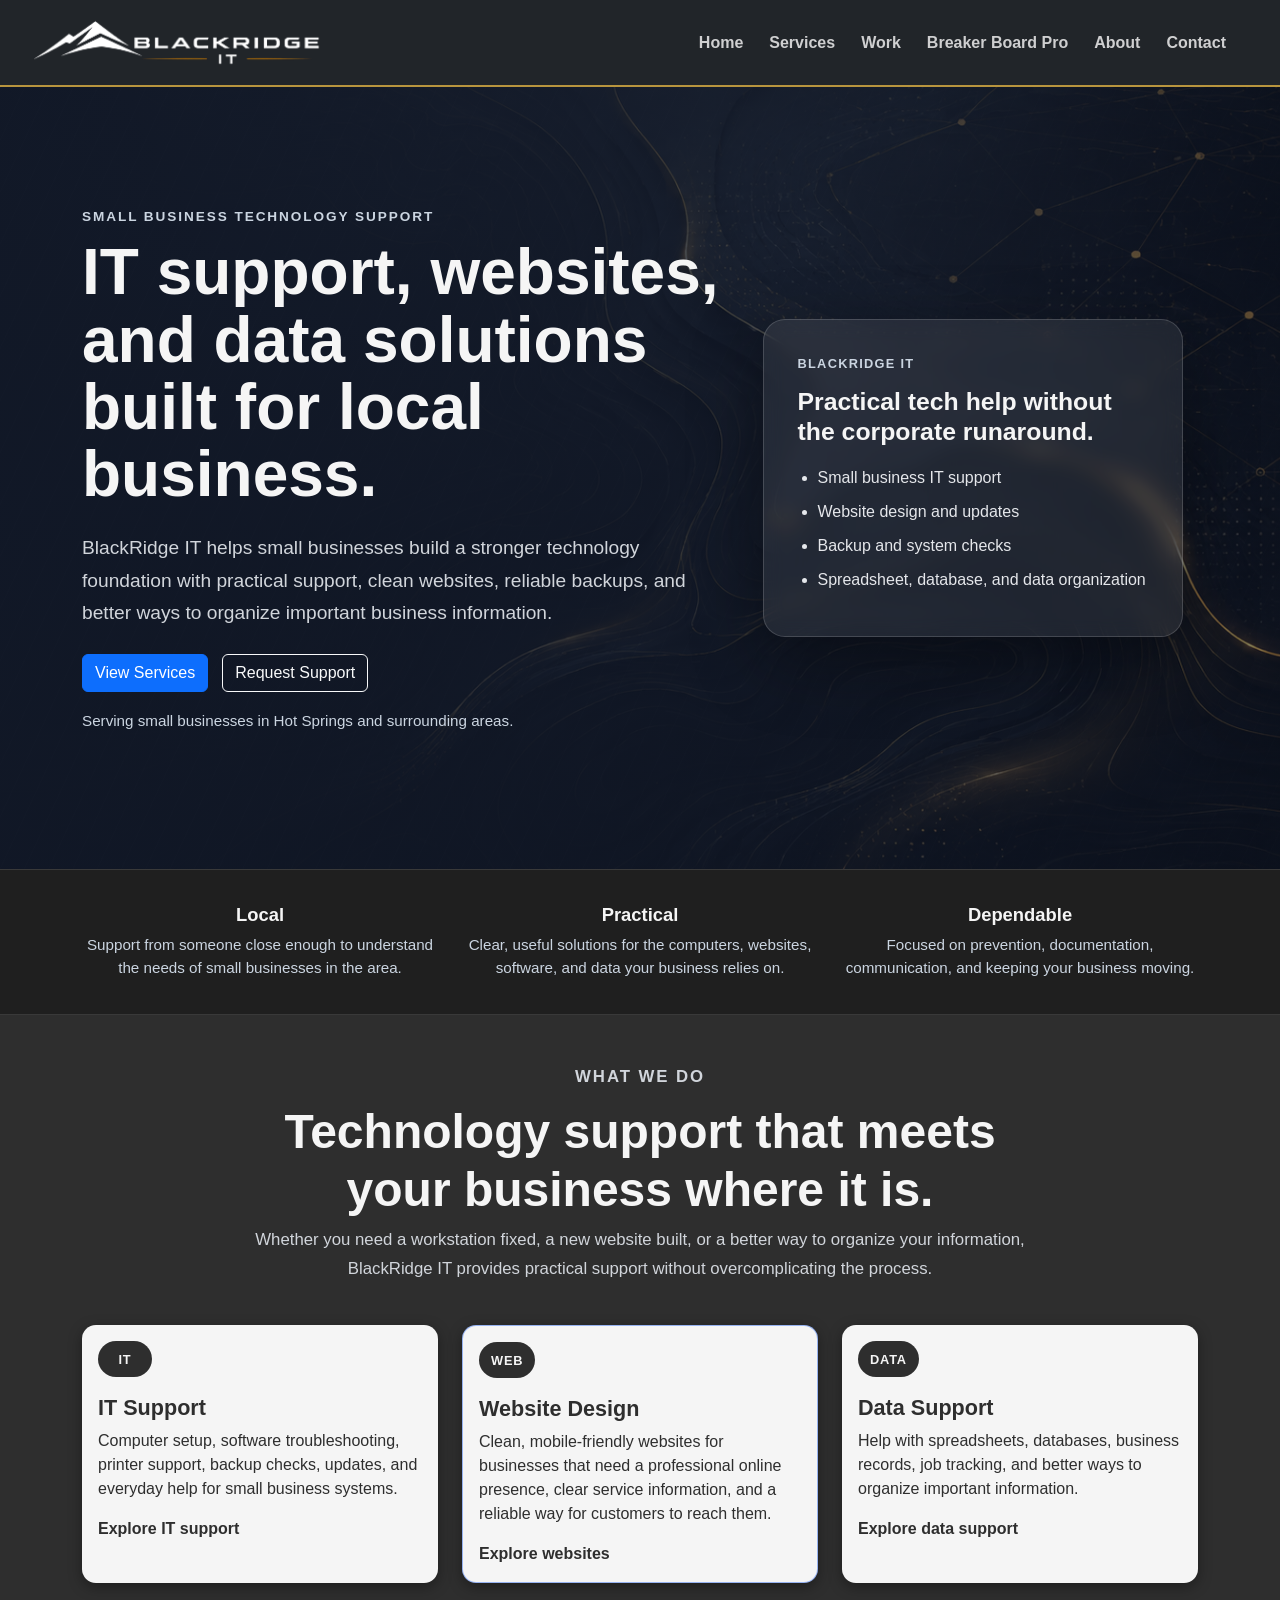
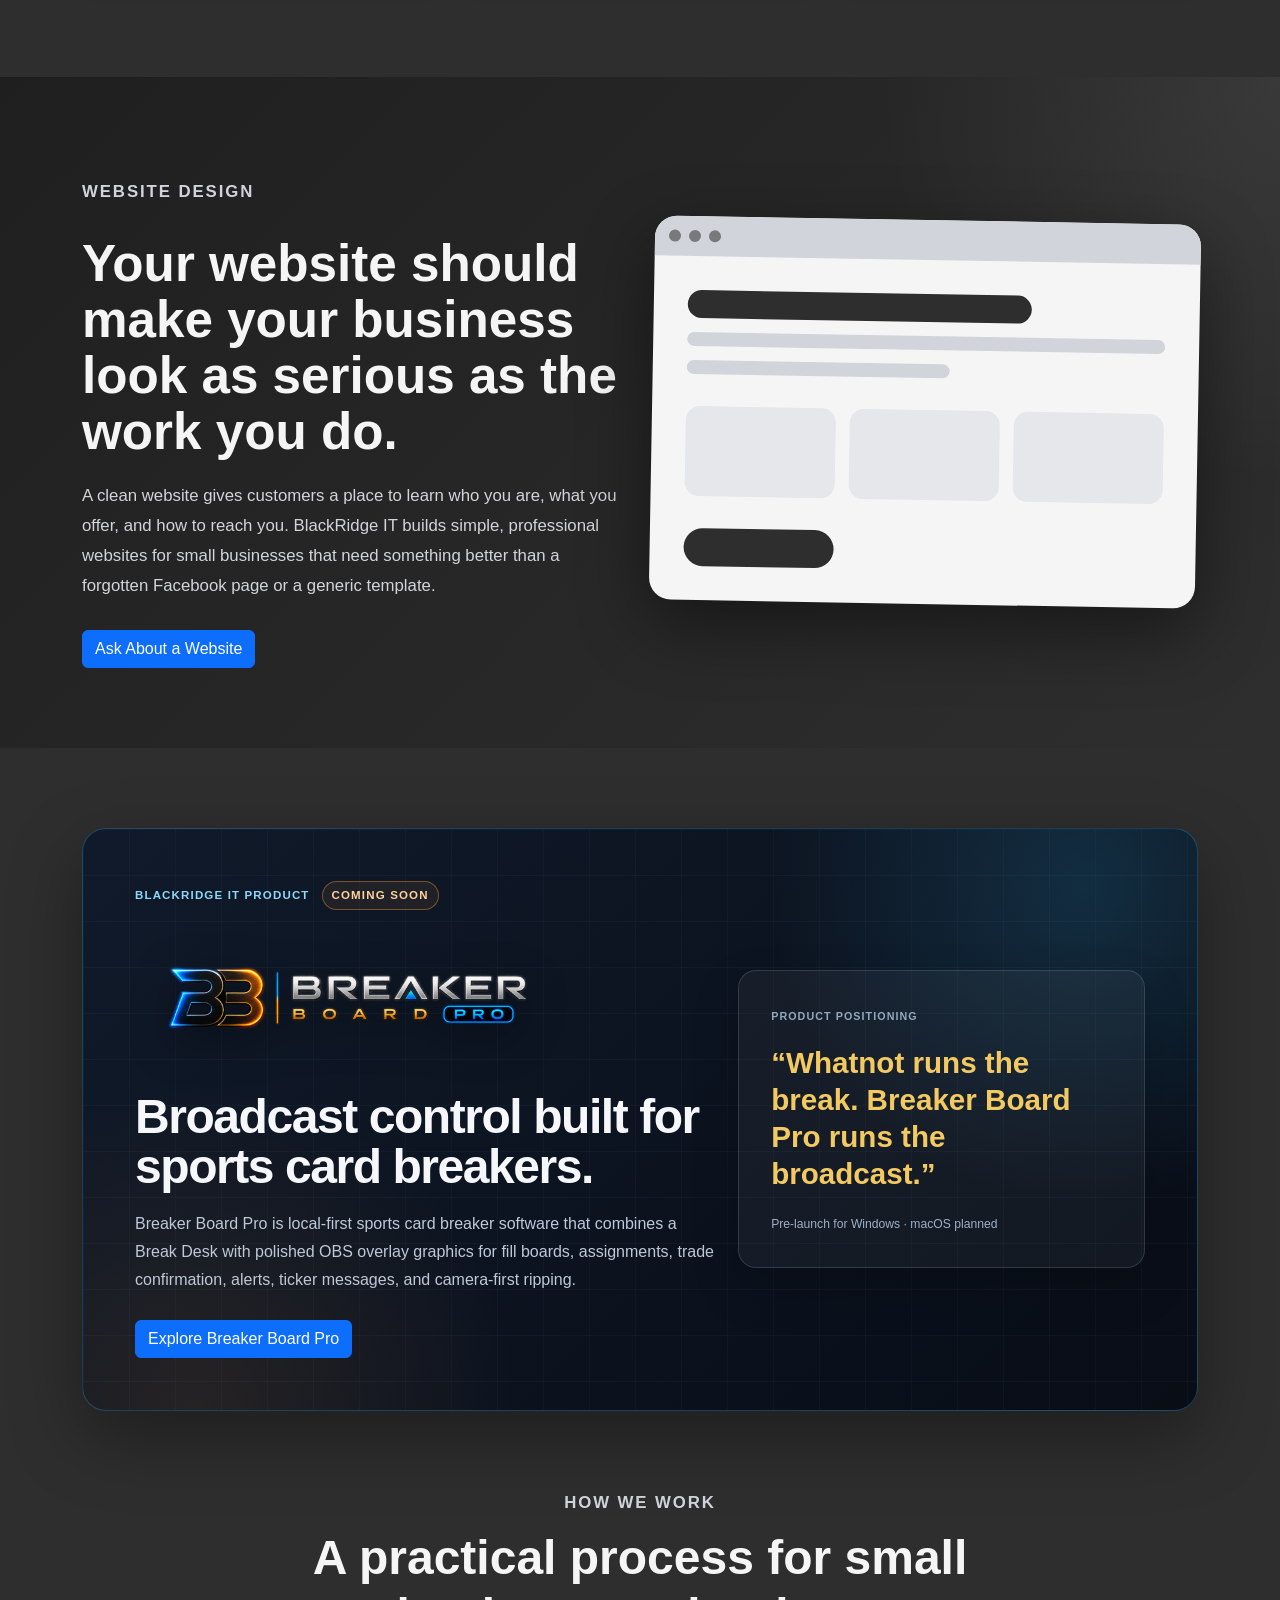
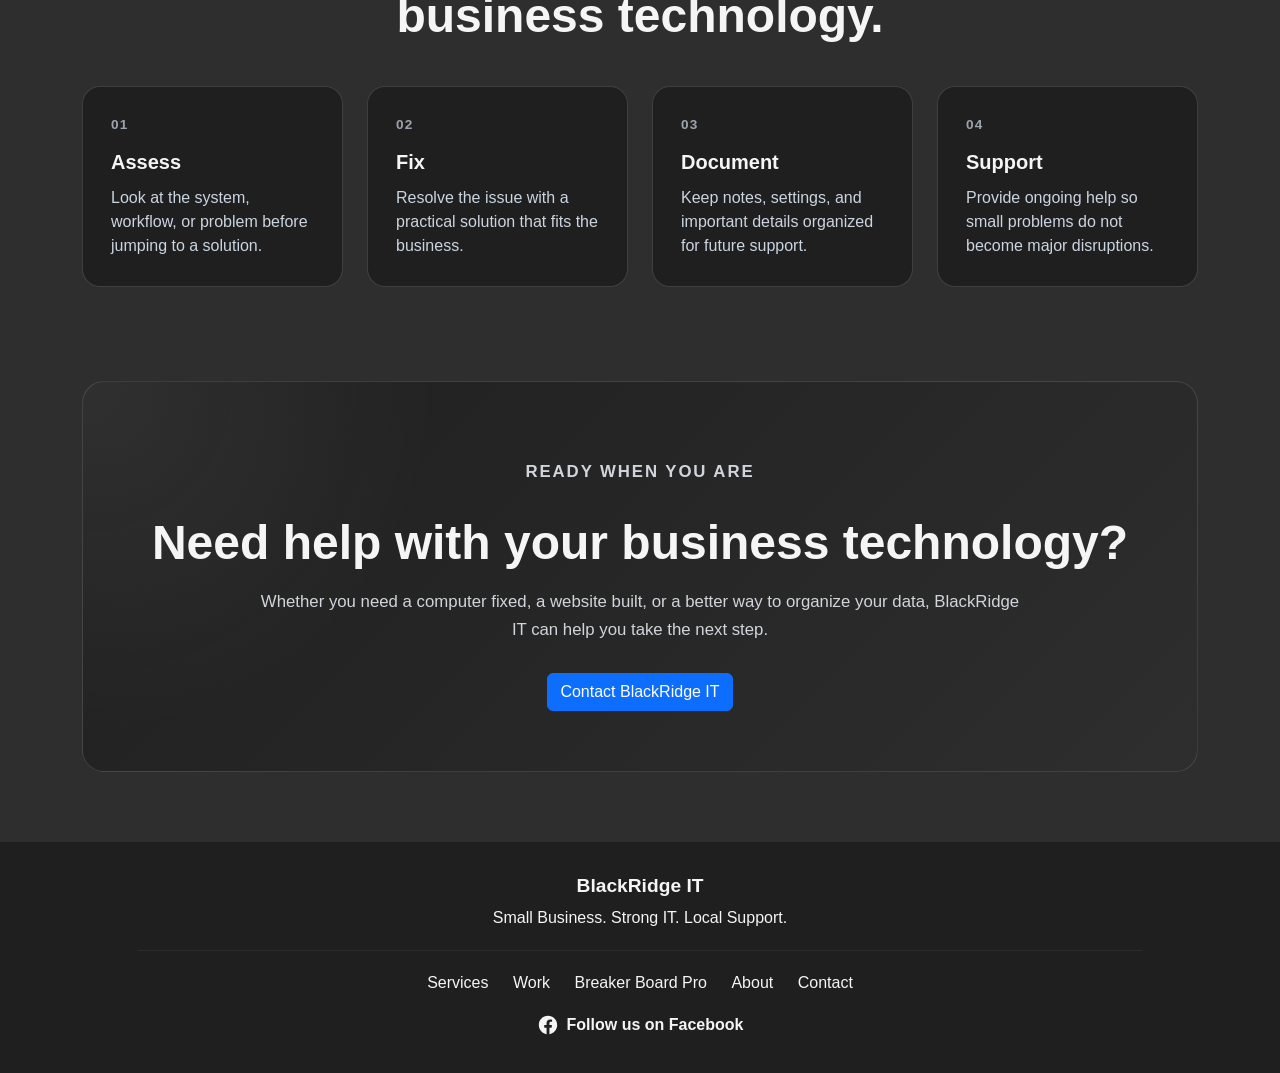
<file: index.html>
<!DOCTYPE html>

<html lang="en">
    <head>
        <meta charset="utf-8">
        <meta name="viewport" content="width=device-width, initial-scale=1">
        <meta name="description" content="BlackRidge IT provides small business IT support, website design, backup checks, software troubleshooting, and data organization for businesses in Hot Springs and surrounding areas.">
        
        <title>BlackRidge IT | Small Business IT Support, Websites & Data Help</title>

        <meta property="og:site_name" content="BlackRidge IT">
        <meta property="og:title" content="BlackRidge IT | Small Business IT Support">
        <meta property="og:description" content="Practical IT support, websites, backups, and data organization for small businesses.">
        <meta property="og:type" content="website">
        <meta property="og:url" content="https://blackridgeit.net/">
        <meta property="og:image" content="https://blackridgeit.net/images/IT_clean_white.png">

        <meta name="twitter:card" content="summary_large_image">
        <meta name="twitter:title" content="BlackRidge IT | Small Business IT Support">
        <meta name="twitter:description" content="Practical IT support, websites, backups, and data organization for small businesses.">
        <meta name="twitter:image" content="https://blackridgeit.net/images/IT_clean_white.png">

        <link rel="icon" type="image/png" sizes="48x48" href="/images/ridgemark-favicon-48.png">
        <link rel="icon" type="image/png" sizes="96x96" href="/images/ridgemark-favicon-96.png">
        <link rel="icon" type="image/png" sizes="192x192" href="/images/ridgemark-favicon-192.png">
        <link rel="apple-touch-icon" sizes="180x180" href="/images/ridgemark-favicon-192.png">

        <script type="application/ld+json">
        {
            "@context": "https://schema.org",
            "@type": "LocalBusiness",
            "name": "BlackRidge IT",
            "url": "https://blackridgeit.net/",
            "email": "support@blackridgeit.net",
            "description": "Small business IT support, website design, backup verification, software troubleshooting, and data organization.",
            "areaServed": {
                "@type": "Place",
                "name": "Hot Springs, Arkansas and surrounding areas"
            }
        }
        </script>

        <link href="https://cdn.jsdelivr.net/npm/bootstrap@5.3.8/dist/css/bootstrap.min.css" rel="stylesheet" integrity="sha384-sRIl4kxILFvY47J16cr9ZwB07vP4J8+LH7qKQnuqkuIAvNWLzeN8tE5YBujZqJLB" crossorigin="anonymous">
        <link href="styles/style.css" rel="stylesheet">
        
        <script src="https://cdn.jsdelivr.net/npm/bootstrap@5.3.8/dist/js/bootstrap.bundle.min.js" integrity="sha384-FKyoEForCGlyvwx9Hj09JcYn3nv7wiPVlz7YYwJrWVcXK/BmnVDxM+D2scQbITxI" crossorigin="anonymous"></script>
        <script src="script/script.js" defer></script>

        <link rel="icon" type="image/png" href="images/RidgeMark_White.png">
    </head>

    <body>
        <nav class="navbar navbar-expand-lg navbar-dark bg-dark custom-navbar" aria-label="Primary navigation">
            <div class="container-fluid nav-shell">
                <a class="navbar-brand d-flex align-items-center" href="index.html">
                    <img src="images/IT_clean_white.png" alt="BlackRidge IT" class="navbar-logo">
                </a>

                <button class="navbar-toggler" type="button" data-bs-toggle="collapse" data-bs-target="#navbarNav" aria-controls="navbarNav" aria-expanded="false" aria-label="Toggle navigation">
                    <span class="navbar-toggler-icon"></span>
                </button>

                <div class="collapse navbar-collapse" id="navbarNav">
                    <ul class="navbar-nav ms-auto align-items-center">
                        <li class="nav-item"><a class="nav-link" href="index.html">Home</a></li>
                        <li class="nav-item"><a class="nav-link" href="services.html">Services</a></li>
                        <li class="nav-item"><a class="nav-link" href="work.html">Work</a></li>
                        <li class="nav-item"><a class="nav-link" href="breaker-board-pro.html">Breaker Board Pro</a></li>
                        <li class="nav-item"><a class="nav-link" href="about.html">About</a></li>
                        <li class="nav-item"><a class="nav-link" href="contact.html">Contact</a></li>
                    </ul>
                </div>
            </div>
        </nav>

        <header class="hero-section premium-hero">
            <div class="hero-texture"></div>

            <div class="container hero-shell">
                <div class="row align-items-center">
                    <div class="col-lg-7 hero-content">
                        <p class="hero-eyebrow">Small Business Technology Support</p>
                        <h1>IT support, websites, and data solutions built for local business.</h1>
                        <p class="hero-lead">
                            BlackRidge IT helps small businesses build a stronger technology foundation with practical support,
                            clean websites, reliable backups, and better ways to organize important business information.
                        </p>

                        <div class="hero-buttons">
                            <a href="services.html" class="btn btn-primary">View Services</a>
                            <a href="contact.html" class="btn btn-outline-light">Request Support</a>
                        </div>

                        <p class="service-area">Serving small businesses in Hot Springs and surrounding areas.</p>
                    </div>

                    <div class="col-lg-5 hero-card-wrapper">
                        <div class="hero-card">
                            <p class="hero-card-label">BlackRidge IT</p>
                            <h2>Practical tech help without the corporate runaround.</h2>
                            <ul>
                                <li>Small business IT support</li>
                                <li>Website design and updates</li>
                                <li>Backup and system checks</li>
                                <li>Spreadsheet, database, and data organization</li>
                            </ul>
                        </div>
                    </div>
                </div>
            </div>
        </header>

        <main>
            <section class="trust-strip">
                <div class="container">
                    <div class="row text-center">
                        <div class="col-md-4 trust-item">
                            <h3>Local</h3>
                            <p>Support from someone close enough to understand the needs of small businesses in the area.</p>
                        </div>

                        <div class="col-md-4 trust-item">
                            <h3>Practical</h3>
                            <p>Clear, useful solutions for the computers, websites, software, and data your business relies on.</p>
                        </div>

                        <div class="col-md-4 trust-item">
                            <h3>Dependable</h3>
                            <p>Focused on prevention, documentation, communication, and keeping your business moving.</p>
                        </div>
                    </div>
                </div>
            </section>

            <section class="container my-5">
                <div class="section-heading text-center">
                    <p class="section-eyebrow">What We Do</p>
                    <h2>Technology support that meets your business where it is.</h2>
                    <p>
                        Whether you need a workstation fixed, a new website built, or a better way to organize your information,
                        BlackRidge IT provides practical support without overcomplicating the process.
                    </p>
                </div>

                <div class="row">
                    <div class="col-lg-4 mb-4">
                        <div class="card service-card premium-service-card h-100">
                            <div class="card-body">
                                <div class="service-icon">IT</div>
                                <h3 class="card-title">IT Support</h3>
                                <p class="card-text">
                                    Computer setup, software troubleshooting, printer support, backup checks, updates,
                                    and everyday help for small business systems.
                                </p>
                                <a href="services.html" class="card-link">Explore IT support</a>
                            </div>
                        </div>
                    </div>

                    <div class="col-lg-4 mb-4">
                        <div class="card service-card premium-service-card h-100 featured-card">
                            <div class="card-body">
                                <div class="service-icon">WEB</div>
                                <h3 class="card-title">Website Design</h3>
                                <p class="card-text">
                                    Clean, mobile-friendly websites for businesses that need a professional online presence,
                                    clear service information, and a reliable way for customers to reach them.
                                </p>
                                <a href="services.html" class="card-link">Explore websites</a>
                            </div>
                        </div>
                    </div>

                    <div class="col-lg-4 mb-4">
                        <div class="card service-card premium-service-card h-100">
                            <div class="card-body">
                                <div class="service-icon">DATA</div>
                                <h3 class="card-title">Data Support</h3>
                                <p class="card-text">
                                    Help with spreadsheets, databases, business records, job tracking,
                                    and better ways to organize important information.
                                </p>
                                <a href="services.html" class="card-link">Explore data support</a>
                            </div>
                        </div>
                    </div>
                </div>
            </section>

            <section class="website-feature-section">
                <div class="container">
                    <div class="row align-items-center">
                        <div class="col-lg-6 mb-4 mb-lg-0">
                            <p class="section-eyebrow">Website Design</p>
                            <h2>Your website should make your business look as serious as the work you do.</h2>
                            <p>
                                A clean website gives customers a place to learn who you are, what you offer, and how to reach you.
                                BlackRidge IT builds simple, professional websites for small businesses that need something better
                                than a forgotten Facebook page or a generic template.
                            </p>
                            <a href="contact.html" class="btn btn-primary">Ask About a Website</a>
                        </div>

                        <div class="col-lg-6">
                            <div class="website-preview-card">
                                <div class="preview-topbar">
                                    <span></span>
                                    <span></span>
                                    <span></span>
                                </div>

                                <div class="preview-content">
                                    <div class="preview-line preview-title"></div>
                                    <div class="preview-line"></div>
                                    <div class="preview-line short"></div>

                                    <div class="preview-grid">
                                        <div></div>
                                        <div></div>
                                        <div></div>
                                    </div>

                                    <div class="preview-button"></div>
                                </div>
                            </div>
                        </div>
                    </div>
                </div>
            </section>

            <section class="product-spotlight-section">
                <div class="container">
                    <div class="product-spotlight-card">
                        <div class="row align-items-center g-4">
                            <div class="col-lg-7">
                                <div class="product-spotlight-meta">
                                    <span>BlackRidge IT Product</span>
                                    <span class="product-spotlight-status">Coming soon</span>
                                </div>

                                <img src="images/breaker-board-pro-logo.png" alt="Breaker Board Pro" class="product-spotlight-logo" width="700" height="233" loading="lazy">
                                <h2>Broadcast control built for sports card breakers.</h2>
                                <p>
                                    Breaker Board Pro is local-first sports card breaker software that combines a Break Desk with polished OBS overlay graphics
                                    for fill boards, assignments, trade confirmation, alerts, ticker messages, and camera-first ripping.
                                </p>
                                <a href="breaker-board-pro.html" class="btn btn-primary">Explore Breaker Board Pro</a>
                            </div>

                            <div class="col-lg-5">
                                <div class="product-spotlight-quote">
                                    <span>Product positioning</span>
                                    <p>“Whatnot runs the break. Breaker Board Pro runs the broadcast.”</p>
                                    <small>Pre-launch for Windows · macOS planned</small>
                                </div>
                            </div>
                        </div>
                    </div>
                </div>
            </section>

            <section class="container my-5">
                <div class="section-heading text-center">
                    <p class="section-eyebrow">How We Work</p>
                    <h2>A practical process for small business technology.</h2>
                </div>

                <div class="row">
                    <div class="col-md-3 mb-4">
                        <div class="process-step">
                            <span class="step-number">01</span>
                            <h3>Assess</h3>
                            <p>Look at the system, workflow, or problem before jumping to a solution.</p>
                        </div>
                    </div>

                    <div class="col-md-3 mb-4">
                        <div class="process-step">
                            <span class="step-number">02</span>
                            <h3>Fix</h3>
                            <p>Resolve the issue with a practical solution that fits the business.</p>
                        </div>
                    </div>

                    <div class="col-md-3 mb-4">
                        <div class="process-step">
                            <span class="step-number">03</span>
                            <h3>Document</h3>
                            <p>Keep notes, settings, and important details organized for future support.</p>
                        </div>
                    </div>

                    <div class="col-md-3 mb-4">
                        <div class="process-step">
                            <span class="step-number">04</span>
                            <h3>Support</h3>
                            <p>Provide ongoing help so small problems do not become major disruptions.</p>
                        </div>
                    </div>
                </div>
            </section>

            <section class="container">
                <div class="cta-section text-center">
                    <p class="section-eyebrow">Ready When You Are</p>
                    <h2>Need help with your business technology?</h2>
                    <p>
                        Whether you need a computer fixed, a website built, or a better way to organize your data,
                        BlackRidge IT can help you take the next step.
                    </p>
                    <a href="contact.html" class="btn btn-primary">Contact BlackRidge IT</a>
                </div>
            </section>
        </main>

        <footer class="site-footer">
            <div class="container">
                <p class="footer-brand">BlackRidge IT</p>
                <p>Small Business. Strong IT. Local Support.</p>

                <hr class="footer-line">

                <p class="footer-links">
                    <a href="services.html">Services</a>
                    <a href="work.html">Work</a>
                    <a href="breaker-board-pro.html">Breaker Board Pro</a>
                    <a href="about.html">About</a>
                    <a href="contact.html">Contact</a>
                </p>

                <p class="social-links">
                    <a href="https://www.facebook.com/share/1aUnyzbkw2/?mibextid=wwXlfr" target="_blank" rel="noopener noreferrer" aria-label="Visit BlackRidge IT on Facebook">
                        <svg class="social-icon" xmlns="http://www.w3.org/2000/svg" viewBox="0 0 24 24" aria-hidden="true">
                            <path d="M22 12.06C22 6.48 17.52 2 11.94 2S2 6.48 2 12.06c0 5.02 3.66 9.19 8.44 9.94v-7.03H7.9v-2.91h2.54V9.84c0-2.51 1.49-3.89 3.77-3.89 1.09 0 2.23.19 2.23.19v2.45h-1.25c-1.24 0-1.62.77-1.62 1.56v1.87h2.76l-.44 2.91h-2.32V22c4.78-.75 8.43-4.92 8.43-9.94z"/>
                        </svg>
                        Follow us on Facebook
                    </a>
                </p>
            </div>
        </footer>
    </body>
</html>
</file>
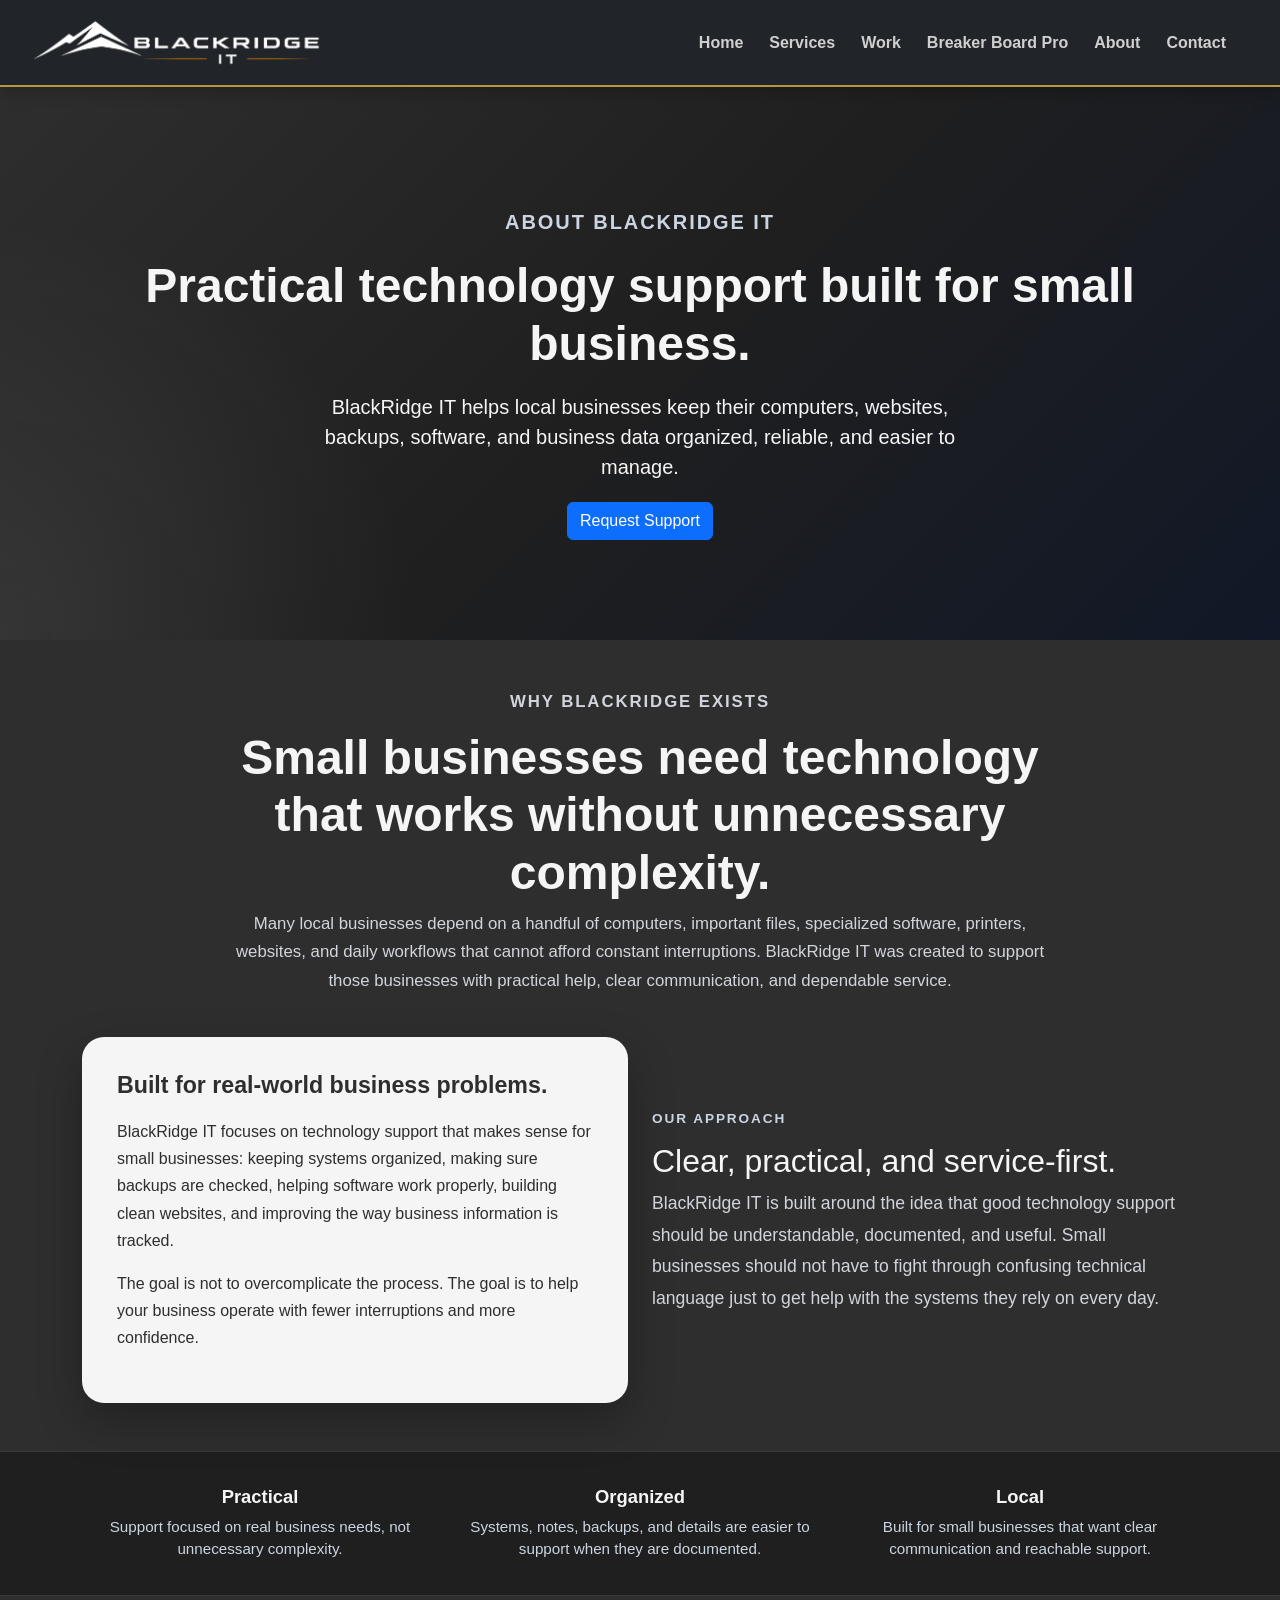
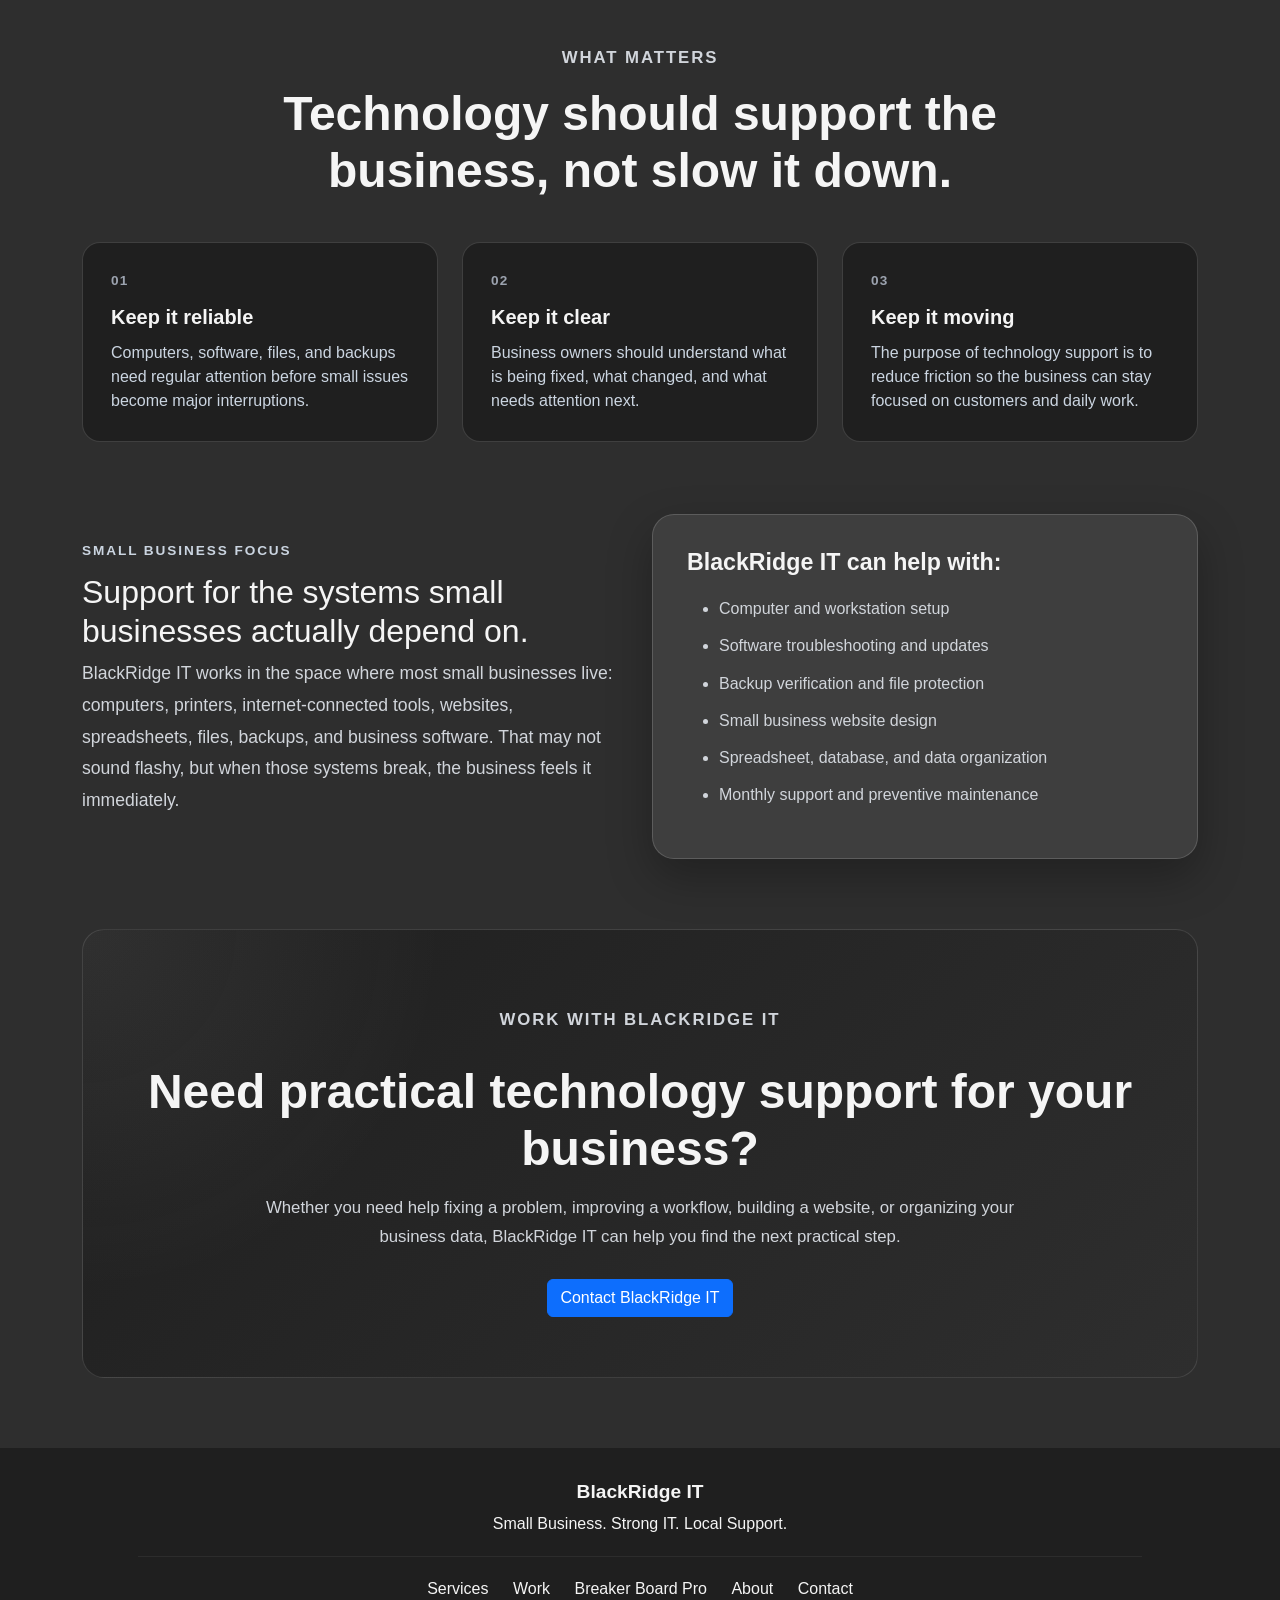
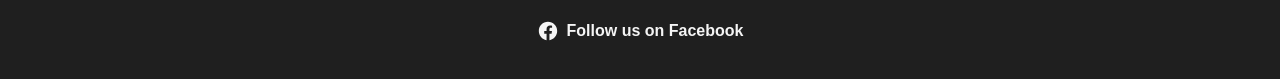
<file: about.html>
<!DOCTYPE html>

<html lang="en">
    <head>
        <meta charset="utf-8">
        <meta name="viewport" content="width=device-width, initial-scale=1">
        <meta name="description" content="Learn about BlackRidge IT, a local technology support business focused on practical IT help, websites, backups, and data organization for small businesses.">
        
        <title>About | BlackRidge IT</title>

        <meta property="og:site_name" content="BlackRidge IT">
        <meta property="og:title" content="BlackRidge IT | Small Business IT Support">
        <meta property="og:description" content="Practical IT support, websites, backups, and data organization for small businesses.">
        <meta property="og:type" content="website">
        <meta property="og:url" content="https://blackridgeit.net/">
        <meta property="og:image" content="https://blackridgeit.net/images/IT_clean_white.png">

        <meta name="twitter:card" content="summary_large_image">
        <meta name="twitter:title" content="BlackRidge IT | Small Business IT Support">
        <meta name="twitter:description" content="Practical IT support, websites, backups, and data organization for small businesses.">
        <meta name="twitter:image" content="https://blackridgeit.net/images/IT_clean_white.png">

        <script type="application/ld+json">
        {
            "@context": "https://schema.org",
            "@type": "LocalBusiness",
            "name": "BlackRidge IT",
            "url": "https://blackridgeit.net/",
            "email": "support@blackridgeit.net",
            "description": "Small business IT support, website design, backup verification, software troubleshooting, and data organization.",
            "areaServed": {
                "@type": "Place",
                "name": "Hot Springs, Arkansas and surrounding areas"
            }
        }
        </script>

        <link href="https://cdn.jsdelivr.net/npm/bootstrap@5.3.8/dist/css/bootstrap.min.css" rel="stylesheet" integrity="sha384-sRIl4kxILFvY47J16cr9ZwB07vP4J8+LH7qKQnuqkuIAvNWLzeN8tE5YBujZqJLB" crossorigin="anonymous">
        <link href="styles/style.css" rel="stylesheet">
        
        <script src="https://cdn.jsdelivr.net/npm/bootstrap@5.3.8/dist/js/bootstrap.bundle.min.js" integrity="sha384-FKyoEForCGlyvwx9Hj09JcYn3nv7wiPVlz7YYwJrWVcXK/BmnVDxM+D2scQbITxI" crossorigin="anonymous"></script>
        <script src="script/script.js" defer></script>

        <link rel="icon" type="image/png" href="images/RidgeMark_White.png">
    </head>

    <body>
        <nav class="navbar navbar-expand-lg navbar-dark bg-dark custom-navbar" aria-label="Primary navigation">
            <div class="container-fluid nav-shell">
                <a class="navbar-brand d-flex align-items-center" href="index.html">
                    <img src="images/IT_clean_white.png" alt="BlackRidge IT" class="navbar-logo">
                </a>

                <button class="navbar-toggler" type="button" data-bs-toggle="collapse" data-bs-target="#navbarNav" aria-controls="navbarNav" aria-expanded="false" aria-label="Toggle navigation">
                    <span class="navbar-toggler-icon"></span>
                </button>

                <div class="collapse navbar-collapse" id="navbarNav">
                    <ul class="navbar-nav ms-auto align-items-center">
                        <li class="nav-item"><a class="nav-link" href="index.html">Home</a></li>
                        <li class="nav-item"><a class="nav-link" href="services.html">Services</a></li>
                        <li class="nav-item"><a class="nav-link" href="work.html">Work</a></li>
                        <li class="nav-item"><a class="nav-link" href="breaker-board-pro.html">Breaker Board Pro</a></li>
                        <li class="nav-item"><a class="nav-link" href="about.html">About</a></li>
                        <li class="nav-item"><a class="nav-link" href="contact.html">Contact</a></li>
                    </ul>
                </div>
            </div>
        </nav>

        <header class="hero-section">
            <div class="container">
                <p class="hero-eyebrow">About BlackRidge IT</p>
                <h1>Practical technology support built for small business.</h1>
                <p>
                    BlackRidge IT helps local businesses keep their computers, websites, backups, software,
                    and business data organized, reliable, and easier to manage.
                </p>
                <a href="contact.html" class="btn btn-primary">Request Support</a>
            </div>
        </header>

        <main>
            <section class="container my-5">
                <div class="section-heading text-center">
                    <p class="section-eyebrow">Why BlackRidge Exists</p>
                    <h2>Small businesses need technology that works without unnecessary complexity.</h2>
                    <p>
                        Many local businesses depend on a handful of computers, important files, specialized software,
                        printers, websites, and daily workflows that cannot afford constant interruptions.
                        BlackRidge IT was created to support those businesses with practical help, clear communication,
                        and dependable service.
                    </p>
                </div>

                <div class="row align-items-center">
                    <div class="col-lg-6 mb-4 mb-lg-0">
                        <div class="service-detail-card light-card">
                            <h3>Built for real-world business problems.</h3>
                            <p>
                                BlackRidge IT focuses on technology support that makes sense for small businesses:
                                keeping systems organized, making sure backups are checked, helping software work properly,
                                building clean websites, and improving the way business information is tracked.
                            </p>
                            <p>
                                The goal is not to overcomplicate the process. The goal is to help your business
                                operate with fewer interruptions and more confidence.
                            </p>
                        </div>
                    </div>

                    <div class="col-lg-6">
                        <p class="section-eyebrow">Our Approach</p>
                        <h2>Clear, practical, and service-first.</h2>
                        <p class="large-copy">
                            BlackRidge IT is built around the idea that good technology support should be understandable,
                            documented, and useful. Small businesses should not have to fight through confusing technical
                            language just to get help with the systems they rely on every day.
                        </p>
                    </div>
                </div>
            </section>

            <section class="trust-strip">
                <div class="container">
                    <div class="row text-center">
                        <div class="col-md-4 trust-item">
                            <h3>Practical</h3>
                            <p>Support focused on real business needs, not unnecessary complexity.</p>
                        </div>

                        <div class="col-md-4 trust-item">
                            <h3>Organized</h3>
                            <p>Systems, notes, backups, and details are easier to support when they are documented.</p>
                        </div>

                        <div class="col-md-4 trust-item">
                            <h3>Local</h3>
                            <p>Built for small businesses that want clear communication and reachable support.</p>
                        </div>
                    </div>
                </div>
            </section>

            <section class="container my-5">
                <div class="section-heading text-center">
                    <p class="section-eyebrow">What Matters</p>
                    <h2>Technology should support the business, not slow it down.</h2>
                </div>

                <div class="row">
                    <div class="col-lg-4 mb-4">
                        <div class="process-step">
                            <span class="step-number">01</span>
                            <h3>Keep it reliable</h3>
                            <p>
                                Computers, software, files, and backups need regular attention before small issues
                                become major interruptions.
                            </p>
                        </div>
                    </div>

                    <div class="col-lg-4 mb-4">
                        <div class="process-step">
                            <span class="step-number">02</span>
                            <h3>Keep it clear</h3>
                            <p>
                                Business owners should understand what is being fixed, what changed, and what needs
                                attention next.
                            </p>
                        </div>
                    </div>

                    <div class="col-lg-4 mb-4">
                        <div class="process-step">
                            <span class="step-number">03</span>
                            <h3>Keep it moving</h3>
                            <p>
                                The purpose of technology support is to reduce friction so the business can stay focused
                                on customers and daily work.
                            </p>
                        </div>
                    </div>
                </div>
            </section>

            <section class="container my-5">
                <div class="row align-items-center">
                    <div class="col-lg-6 mb-4 mb-lg-0">
                        <p class="section-eyebrow">Small Business Focus</p>
                        <h2>Support for the systems small businesses actually depend on.</h2>
                        <p class="large-copy">
                            BlackRidge IT works in the space where most small businesses live: computers, printers,
                            internet-connected tools, websites, spreadsheets, files, backups, and business software.
                            That may not sound flashy, but when those systems break, the business feels it immediately.
                        </p>
                    </div>

                    <div class="col-lg-6">
                        <div class="service-detail-card">
                            <h3>BlackRidge IT can help with:</h3>
                            <ul>
                                <li>Computer and workstation setup</li>
                                <li>Software troubleshooting and updates</li>
                                <li>Backup verification and file protection</li>
                                <li>Small business website design</li>
                                <li>Spreadsheet, database, and data organization</li>
                                <li>Monthly support and preventive maintenance</li>
                            </ul>
                        </div>
                    </div>
                </div>
            </section>

            <section class="container">
                <div class="cta-section text-center">
                    <p class="section-eyebrow">Work With BlackRidge IT</p>
                    <h2>Need practical technology support for your business?</h2>
                    <p>
                        Whether you need help fixing a problem, improving a workflow, building a website,
                        or organizing your business data, BlackRidge IT can help you find the next practical step.
                    </p>
                    <a href="contact.html" class="btn btn-primary">Contact BlackRidge IT</a>
                </div>
            </section>
        </main>

        <footer class="site-footer">
            <div class="container">
                <p class="footer-brand">BlackRidge IT</p>
                <p>Small Business. Strong IT. Local Support.</p>

                <hr class="footer-line">

                <p class="footer-links">
                    <a href="services.html">Services</a>
                    <a href="work.html">Work</a>
                    <a href="breaker-board-pro.html">Breaker Board Pro</a>
                    <a href="about.html">About</a>
                    <a href="contact.html">Contact</a>
                </p>

                <p class="social-links">
                    <a href="https://www.facebook.com/share/1aUnyzbkw2/?mibextid=wwXlfr" target="_blank" rel="noopener noreferrer" aria-label="Visit BlackRidge IT on Facebook">
                        <svg class="social-icon" xmlns="http://www.w3.org/2000/svg" viewBox="0 0 24 24" aria-hidden="true">
                            <path d="M22 12.06C22 6.48 17.52 2 11.94 2S2 6.48 2 12.06c0 5.02 3.66 9.19 8.44 9.94v-7.03H7.9v-2.91h2.54V9.84c0-2.51 1.49-3.89 3.77-3.89 1.09 0 2.23.19 2.23.19v2.45h-1.25c-1.24 0-1.62.77-1.62 1.56v1.87h2.76l-.44 2.91h-2.32V22c4.78-.75 8.43-4.92 8.43-9.94z"/>
                        </svg>
                        Follow us on Facebook
                    </a>
                </p>
            </div>
        </footer>
    </body>
</html>
</file>
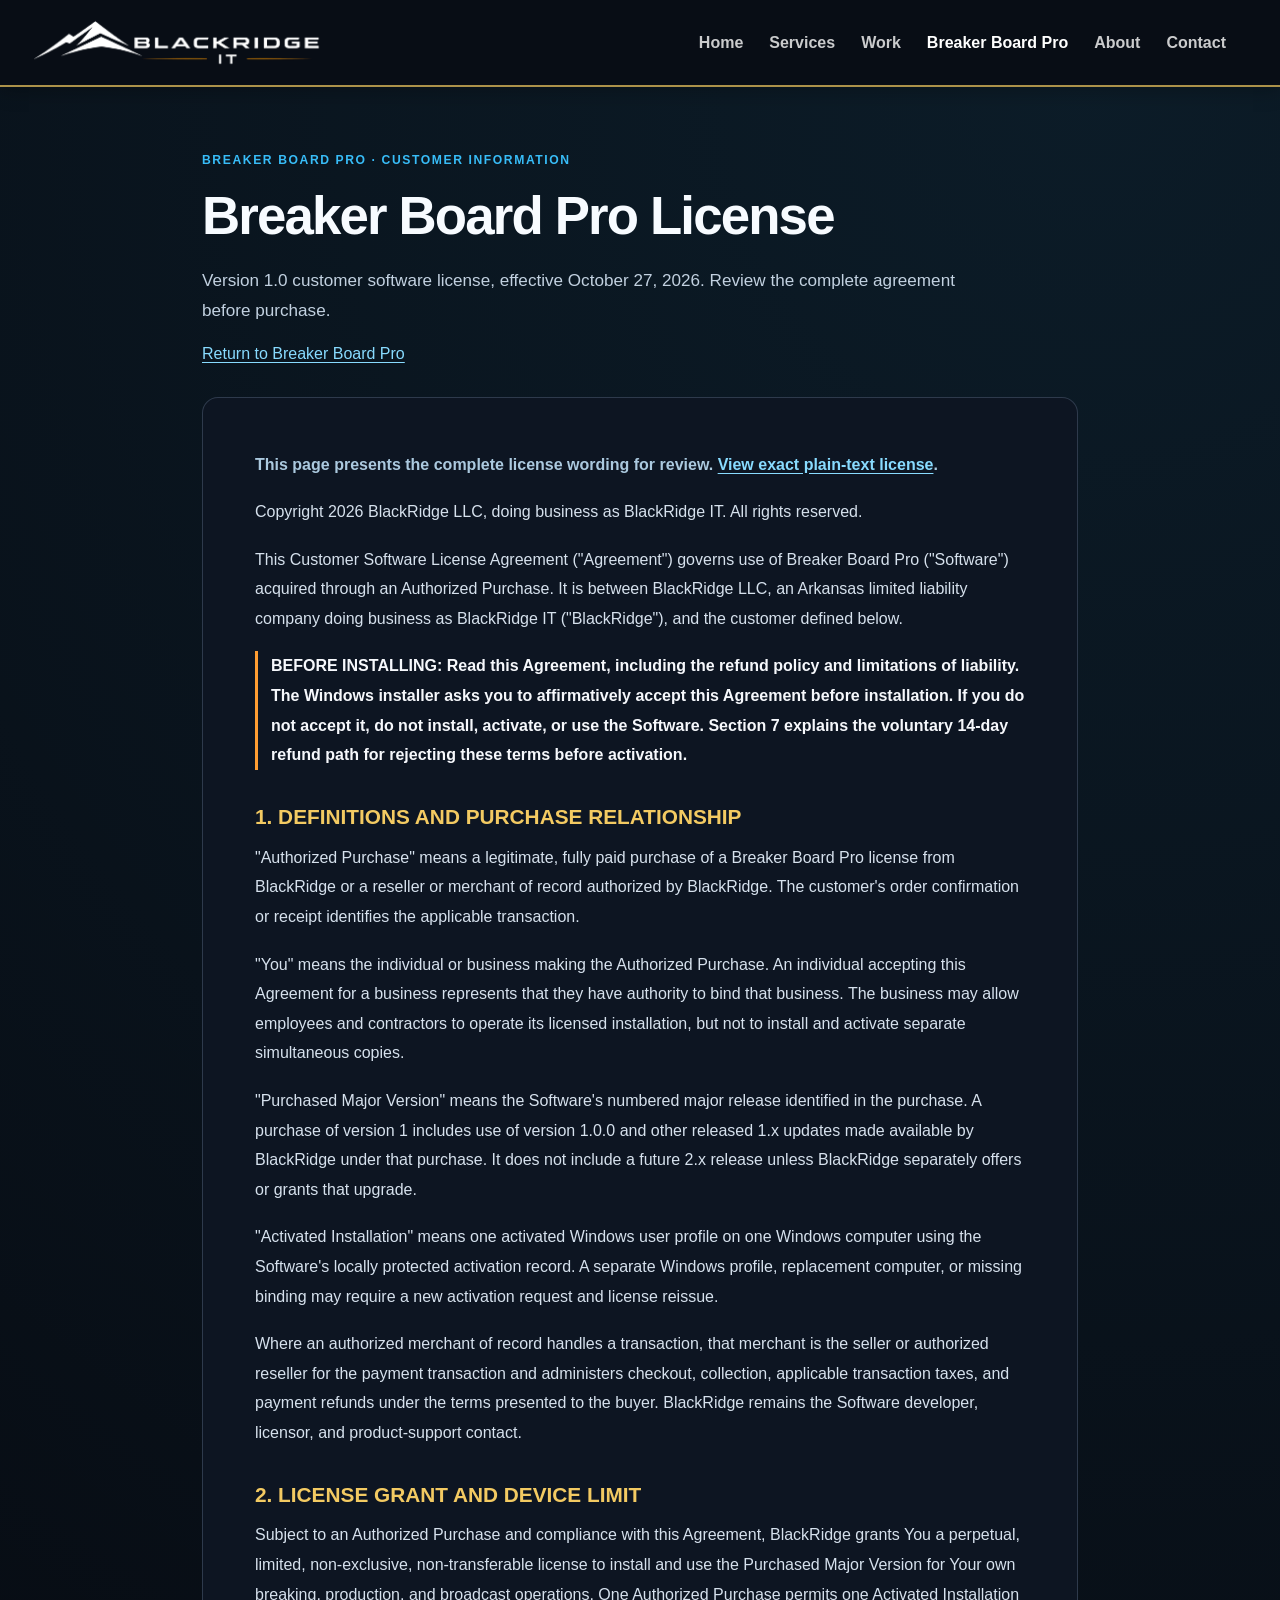
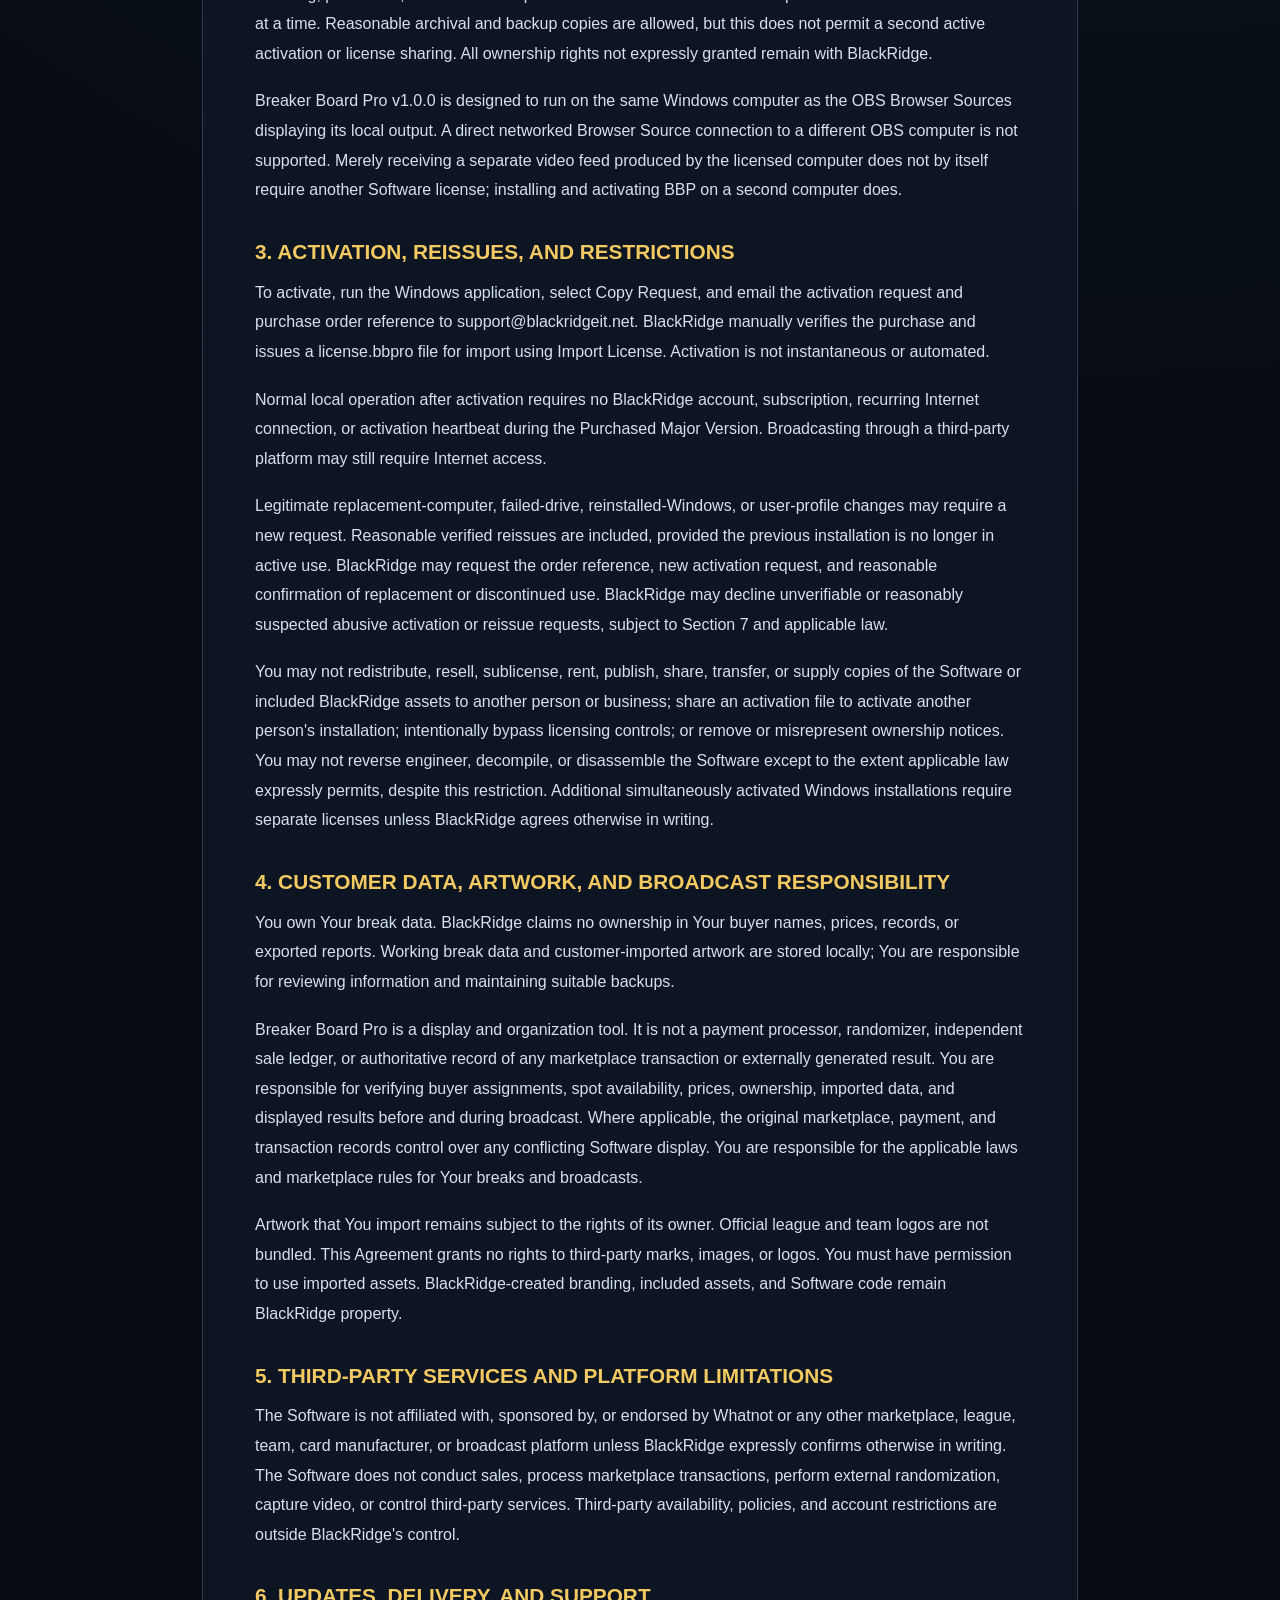
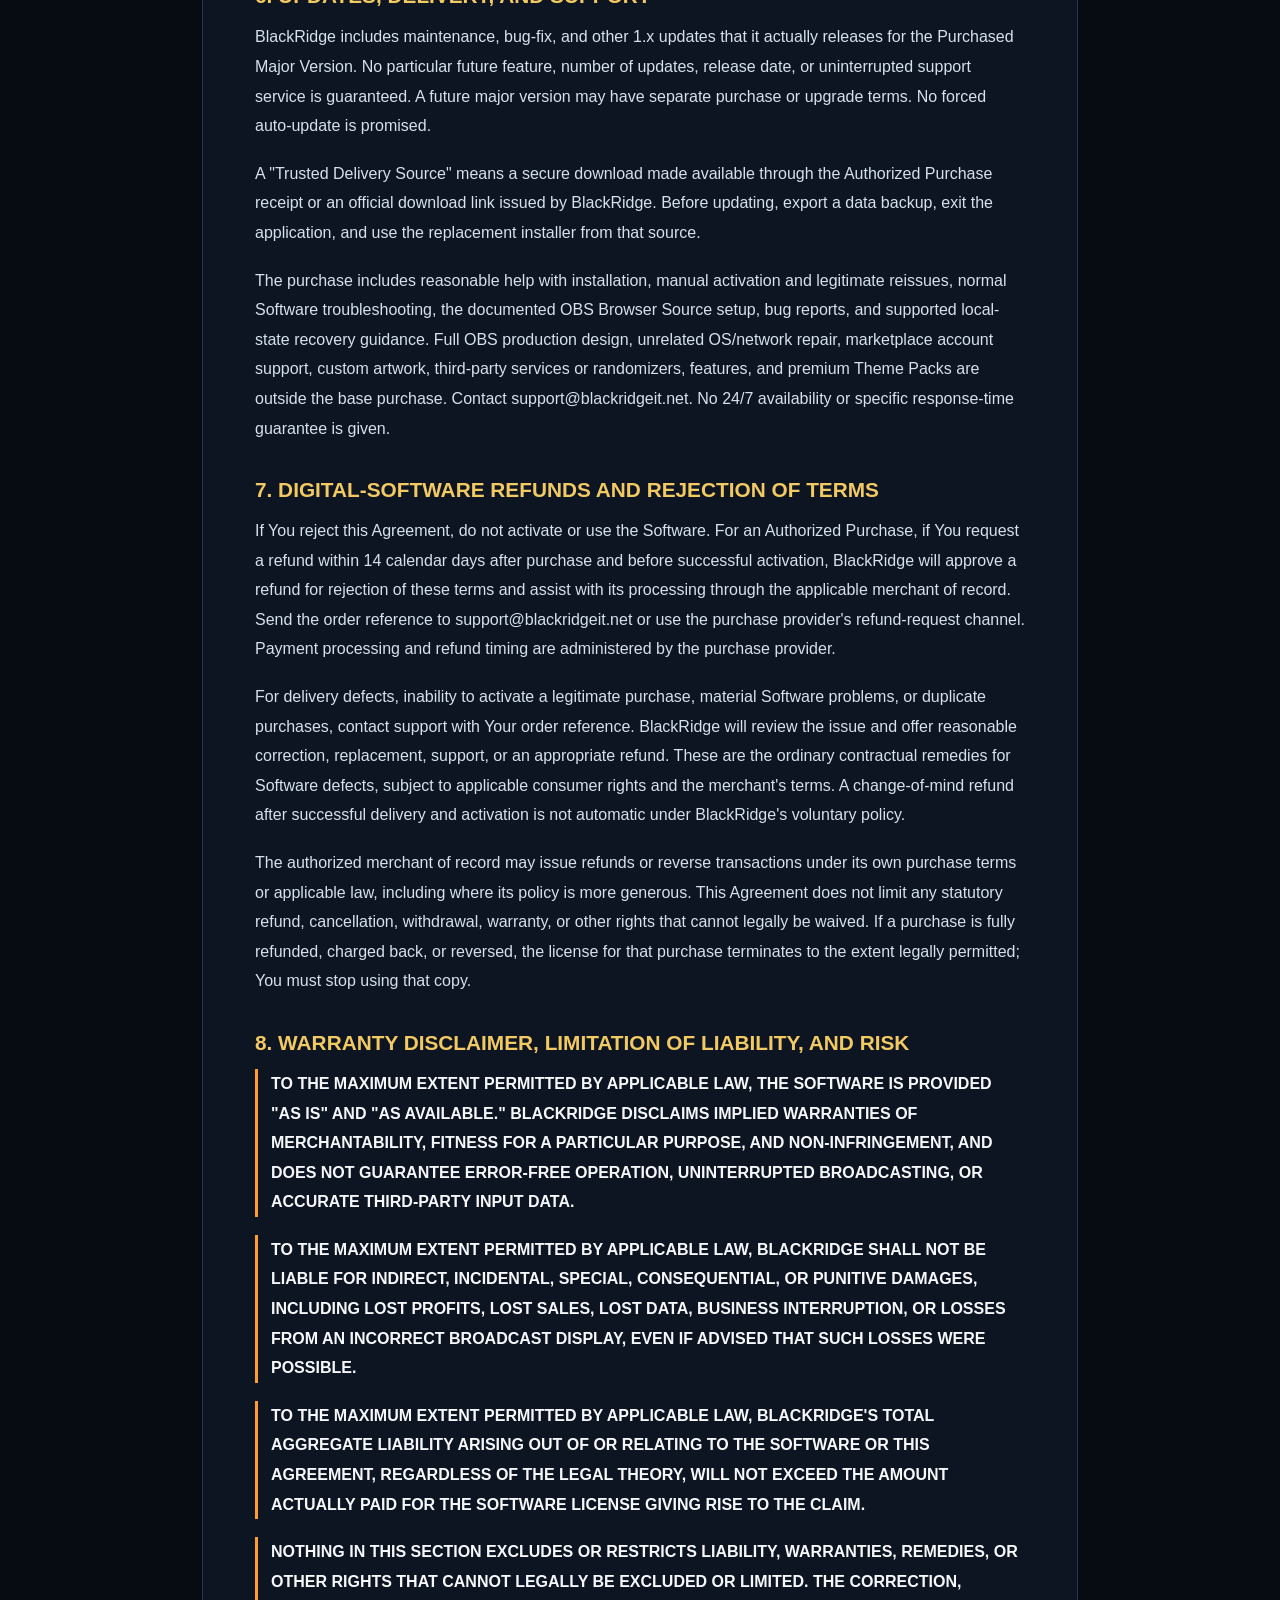
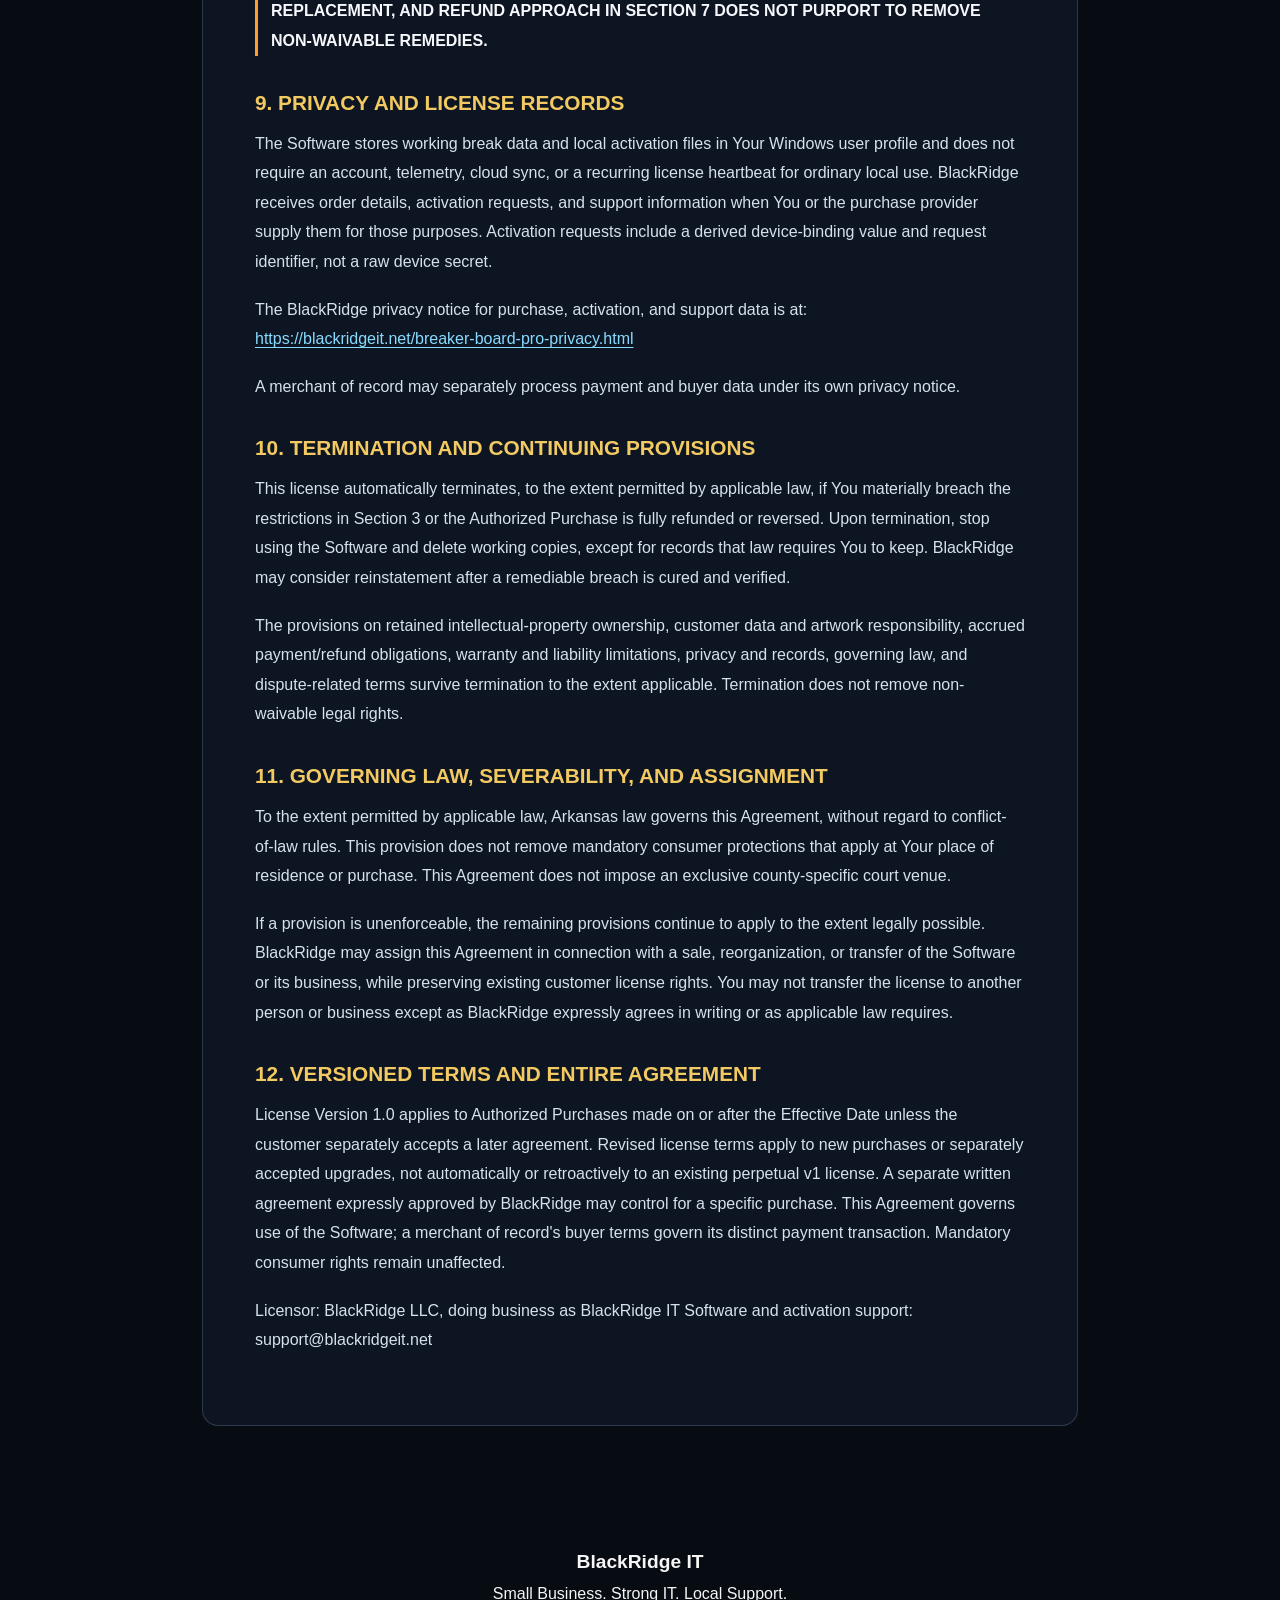
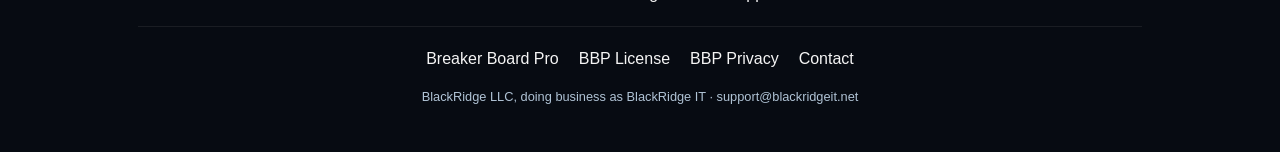
<file: breaker-board-pro-license.html>
<!DOCTYPE html>
<html lang="en">
<head>
    <meta charset="utf-8">
    <meta name="viewport" content="width=device-width, initial-scale=1">
    <title>Breaker Board Pro License | BlackRidge IT</title>
    <meta name="description" content="Version 1.0 customer software license, effective October 27, 2026. Review the complete agreement before purchase.">
    <link rel="canonical" href="https://www.blackridgeit.net/breaker-board-pro-license.html">
    <link href="https://cdn.jsdelivr.net/npm/bootstrap@5.3.8/dist/css/bootstrap.min.css" rel="stylesheet" integrity="sha384-sRIl4kxILFvY47J16cr9ZwB07vP4J8+LH7qKQnuqkuIAvNWLzeN8tE5YBujZqJLB" crossorigin="anonymous">
    <link href="styles/style.css" rel="stylesheet">
    <script src="https://cdn.jsdelivr.net/npm/bootstrap@5.3.8/dist/js/bootstrap.bundle.min.js" integrity="sha384-FKyoEForCGlyvwx9Hj09JcYn3nv7wiPVlz7YYwJrWVcXK/BmnVDxM+D2scQbITxI" crossorigin="anonymous"></script>
    <script src="script/script.js" defer></script>
</head>
<body class="bbp-page bbp-legal-page">
    <a class="bbp-skip-link" href="#main-content">Skip to main content</a>
    <nav class="navbar navbar-expand-lg navbar-dark bg-dark custom-navbar" aria-label="Primary navigation">
        <div class="container-fluid nav-shell">
            <a class="navbar-brand d-flex align-items-center" href="index.html"><img src="images/IT_clean_white.png" alt="BlackRidge IT" class="navbar-logo" width="1205" height="223"></a>
            <button class="navbar-toggler" type="button" data-bs-toggle="collapse" data-bs-target="#navbarNav" aria-controls="navbarNav" aria-expanded="false" aria-label="Toggle navigation"><span class="navbar-toggler-icon"></span></button>
            <div class="collapse navbar-collapse" id="navbarNav">
                <ul class="navbar-nav ms-auto align-items-center">
                    <li class="nav-item"><a class="nav-link" href="index.html">Home</a></li>
                    <li class="nav-item"><a class="nav-link" href="services.html">Services</a></li>
                    <li class="nav-item"><a class="nav-link" href="work.html">Work</a></li>
                    <li class="nav-item"><a class="nav-link active" href="breaker-board-pro.html">Breaker Board Pro</a></li>
                    <li class="nav-item"><a class="nav-link" href="about.html">About</a></li>
                    <li class="nav-item"><a class="nav-link" href="contact.html">Contact</a></li>
                </ul>
            </div>
        </div>
    </nav>
    <main id="main-content" class="bbp-legal-main"><div class="container bbp-legal-shell">
        <p class="bbp-section-kicker">Breaker Board Pro · Customer information</p>
        <h1>Breaker Board Pro License</h1>
        <p class="bbp-legal-intro">Version 1.0 customer software license, effective October 27, 2026. Review the complete agreement before purchase.</p>
        <p class="bbp-legal-return"><a href="breaker-board-pro.html">Return to Breaker Board Pro</a></p>
        <article class="bbp-legal-document">
            <p class="bbp-legal-meta">This page presents the complete license wording for review. <a href="breaker-board-pro-license.txt">View exact plain-text license</a>.</p>
<p>Copyright 2026 BlackRidge LLC, doing business as BlackRidge IT. All rights reserved.</p>
                <p>This Customer Software License Agreement (&quot;Agreement&quot;) governs use of Breaker Board Pro (&quot;Software&quot;) acquired through an Authorized Purchase. It is between BlackRidge LLC, an Arkansas limited liability company doing business as BlackRidge IT (&quot;BlackRidge&quot;), and the customer defined below.</p>
                <p class="bbp-legal-conspicuous">BEFORE INSTALLING: Read this Agreement, including the refund policy and limitations of liability. The Windows installer asks you to affirmatively accept this Agreement before installation. If you do not accept it, do not install, activate, or use the Software. Section 7 explains the voluntary 14-day refund path for rejecting these terms before activation.</p>
                <h2>1. DEFINITIONS AND PURCHASE RELATIONSHIP</h2>
                <p>&quot;Authorized Purchase&quot; means a legitimate, fully paid purchase of a Breaker Board Pro license from BlackRidge or a reseller or merchant of record authorized by BlackRidge. The customer's order confirmation or receipt identifies the applicable transaction.</p>
                <p>&quot;You&quot; means the individual or business making the Authorized Purchase. An individual accepting this Agreement for a business represents that they have authority to bind that business. The business may allow employees and contractors to operate its licensed installation, but not to install and activate separate simultaneous copies.</p>
                <p>&quot;Purchased Major Version&quot; means the Software's numbered major release identified in the purchase. A purchase of version 1 includes use of version 1.0.0 and other released 1.x updates made available by BlackRidge under that purchase. It does not include a future 2.x release unless BlackRidge separately offers or grants that upgrade.</p>
                <p>&quot;Activated Installation&quot; means one activated Windows user profile on one Windows computer using the Software's locally protected activation record. A separate Windows profile, replacement computer, or missing binding may require a new activation request and license reissue.</p>
                <p>Where an authorized merchant of record handles a transaction, that merchant is the seller or authorized reseller for the payment transaction and administers checkout, collection, applicable transaction taxes, and payment refunds under the terms presented to the buyer. BlackRidge remains the Software developer, licensor, and product-support contact.</p>
                <h2>2. LICENSE GRANT AND DEVICE LIMIT</h2>
                <p>Subject to an Authorized Purchase and compliance with this Agreement, BlackRidge grants You a perpetual, limited, non-exclusive, non-transferable license to install and use the Purchased Major Version for Your own breaking, production, and broadcast operations. One Authorized Purchase permits one Activated Installation at a time. Reasonable archival and backup copies are allowed, but this does not permit a second active activation or license sharing. All ownership rights not expressly granted remain with BlackRidge.</p>
                <p>Breaker Board Pro v1.0.0 is designed to run on the same Windows computer as the OBS Browser Sources displaying its local output. A direct networked Browser Source connection to a different OBS computer is not supported. Merely receiving a separate video feed produced by the licensed computer does not by itself require another Software license; installing and activating BBP on a second computer does.</p>
                <h2>3. ACTIVATION, REISSUES, AND RESTRICTIONS</h2>
                <p>To activate, run the Windows application, select Copy Request, and email the activation request and purchase order reference to support@blackridgeit.net. BlackRidge manually verifies the purchase and issues a license.bbpro file for import using Import License. Activation is not instantaneous or automated.</p>
                <p>Normal local operation after activation requires no BlackRidge account, subscription, recurring Internet connection, or activation heartbeat during the Purchased Major Version. Broadcasting through a third-party platform may still require Internet access.</p>
                <p>Legitimate replacement-computer, failed-drive, reinstalled-Windows, or user-profile changes may require a new request. Reasonable verified reissues are included, provided the previous installation is no longer in active use. BlackRidge may request the order reference, new activation request, and reasonable confirmation of replacement or discontinued use. BlackRidge may decline unverifiable or reasonably suspected abusive activation or reissue requests, subject to Section 7 and applicable law.</p>
                <p>You may not redistribute, resell, sublicense, rent, publish, share, transfer, or supply copies of the Software or included BlackRidge assets to another person or business; share an activation file to activate another person's installation; intentionally bypass licensing controls; or remove or misrepresent ownership notices. You may not reverse engineer, decompile, or disassemble the Software except to the extent applicable law expressly permits, despite this restriction. Additional simultaneously activated Windows installations require separate licenses unless BlackRidge agrees otherwise in writing.</p>
                <h2>4. CUSTOMER DATA, ARTWORK, AND BROADCAST RESPONSIBILITY</h2>
                <p>You own Your break data. BlackRidge claims no ownership in Your buyer names, prices, records, or exported reports. Working break data and customer-imported artwork are stored locally; You are responsible for reviewing information and maintaining suitable backups.</p>
                <p>Breaker Board Pro is a display and organization tool. It is not a payment processor, randomizer, independent sale ledger, or authoritative record of any marketplace transaction or externally generated result. You are responsible for verifying buyer assignments, spot availability, prices, ownership, imported data, and displayed results before and during broadcast. Where applicable, the original marketplace, payment, and transaction records control over any conflicting Software display. You are responsible for the applicable laws and marketplace rules for Your breaks and broadcasts.</p>
                <p>Artwork that You import remains subject to the rights of its owner. Official league and team logos are not bundled. This Agreement grants no rights to third-party marks, images, or logos. You must have permission to use imported assets. BlackRidge-created branding, included assets, and Software code remain BlackRidge property.</p>
                <h2>5. THIRD-PARTY SERVICES AND PLATFORM LIMITATIONS</h2>
                <p>The Software is not affiliated with, sponsored by, or endorsed by Whatnot or any other marketplace, league, team, card manufacturer, or broadcast platform unless BlackRidge expressly confirms otherwise in writing. The Software does not conduct sales, process marketplace transactions, perform external randomization, capture video, or control third-party services. Third-party availability, policies, and account restrictions are outside BlackRidge's control.</p>
                <h2>6. UPDATES, DELIVERY, AND SUPPORT</h2>
                <p>BlackRidge includes maintenance, bug-fix, and other 1.x updates that it actually releases for the Purchased Major Version. No particular future feature, number of updates, release date, or uninterrupted support service is guaranteed. A future major version may have separate purchase or upgrade terms. No forced auto-update is promised.</p>
                <p>A &quot;Trusted Delivery Source&quot; means a secure download made available through the Authorized Purchase receipt or an official download link issued by BlackRidge. Before updating, export a data backup, exit the application, and use the replacement installer from that source.</p>
                <p>The purchase includes reasonable help with installation, manual activation and legitimate reissues, normal Software troubleshooting, the documented OBS Browser Source setup, bug reports, and supported local-state recovery guidance. Full OBS production design, unrelated OS/network repair, marketplace account support, custom artwork, third-party services or randomizers, features, and premium Theme Packs are outside the base purchase. Contact support@blackridgeit.net. No 24/7 availability or specific response-time guarantee is given.</p>
                <h2>7. DIGITAL-SOFTWARE REFUNDS AND REJECTION OF TERMS</h2>
                <p>If You reject this Agreement, do not activate or use the Software. For an Authorized Purchase, if You request a refund within 14 calendar days after purchase and before successful activation, BlackRidge will approve a refund for rejection of these terms and assist with its processing through the applicable merchant of record. Send the order reference to support@blackridgeit.net or use the purchase provider's refund-request channel. Payment processing and refund timing are administered by the purchase provider.</p>
                <p>For delivery defects, inability to activate a legitimate purchase, material Software problems, or duplicate purchases, contact support with Your order reference. BlackRidge will review the issue and offer reasonable correction, replacement, support, or an appropriate refund. These are the ordinary contractual remedies for Software defects, subject to applicable consumer rights and the merchant's terms. A change-of-mind refund after successful delivery and activation is not automatic under BlackRidge's voluntary policy.</p>
                <p>The authorized merchant of record may issue refunds or reverse transactions under its own purchase terms or applicable law, including where its policy is more generous. This Agreement does not limit any statutory refund, cancellation, withdrawal, warranty, or other rights that cannot legally be waived. If a purchase is fully refunded, charged back, or reversed, the license for that purchase terminates to the extent legally permitted; You must stop using that copy.</p>
                <h2>8. WARRANTY DISCLAIMER, LIMITATION OF LIABILITY, AND RISK</h2>
                <p class="bbp-legal-conspicuous">TO THE MAXIMUM EXTENT PERMITTED BY APPLICABLE LAW, THE SOFTWARE IS PROVIDED &quot;AS IS&quot; AND &quot;AS AVAILABLE.&quot; BLACKRIDGE DISCLAIMS IMPLIED WARRANTIES OF MERCHANTABILITY, FITNESS FOR A PARTICULAR PURPOSE, AND NON-INFRINGEMENT, AND DOES NOT GUARANTEE ERROR-FREE OPERATION, UNINTERRUPTED BROADCASTING, OR ACCURATE THIRD-PARTY INPUT DATA.</p>
                <p class="bbp-legal-conspicuous">TO THE MAXIMUM EXTENT PERMITTED BY APPLICABLE LAW, BLACKRIDGE SHALL NOT BE LIABLE FOR INDIRECT, INCIDENTAL, SPECIAL, CONSEQUENTIAL, OR PUNITIVE DAMAGES, INCLUDING LOST PROFITS, LOST SALES, LOST DATA, BUSINESS INTERRUPTION, OR LOSSES FROM AN INCORRECT BROADCAST DISPLAY, EVEN IF ADVISED THAT SUCH LOSSES WERE POSSIBLE.</p>
                <p class="bbp-legal-conspicuous">TO THE MAXIMUM EXTENT PERMITTED BY APPLICABLE LAW, BLACKRIDGE'S TOTAL AGGREGATE LIABILITY ARISING OUT OF OR RELATING TO THE SOFTWARE OR THIS AGREEMENT, REGARDLESS OF THE LEGAL THEORY, WILL NOT EXCEED THE AMOUNT ACTUALLY PAID FOR THE SOFTWARE LICENSE GIVING RISE TO THE CLAIM.</p>
                <p class="bbp-legal-conspicuous">NOTHING IN THIS SECTION EXCLUDES OR RESTRICTS LIABILITY, WARRANTIES, REMEDIES, OR OTHER RIGHTS THAT CANNOT LEGALLY BE EXCLUDED OR LIMITED. THE CORRECTION, REPLACEMENT, AND REFUND APPROACH IN SECTION 7 DOES NOT PURPORT TO REMOVE NON-WAIVABLE REMEDIES.</p>
                <h2>9. PRIVACY AND LICENSE RECORDS</h2>
                <p>The Software stores working break data and local activation files in Your Windows user profile and does not require an account, telemetry, cloud sync, or a recurring license heartbeat for ordinary local use. BlackRidge receives order details, activation requests, and support information when You or the purchase provider supply them for those purposes. Activation requests include a derived device-binding value and request identifier, not a raw device secret.</p>
                <p>The BlackRidge privacy notice for purchase, activation, and support data is at: <a href="breaker-board-pro-privacy.html">https://blackridgeit.net/breaker-board-pro-privacy.html</a></p>
                <p>A merchant of record may separately process payment and buyer data under its own privacy notice.</p>
                <h2>10. TERMINATION AND CONTINUING PROVISIONS</h2>
                <p>This license automatically terminates, to the extent permitted by applicable law, if You materially breach the restrictions in Section 3 or the Authorized Purchase is fully refunded or reversed. Upon termination, stop using the Software and delete working copies, except for records that law requires You to keep. BlackRidge may consider reinstatement after a remediable breach is cured and verified.</p>
                <p>The provisions on retained intellectual-property ownership, customer data and artwork responsibility, accrued payment/refund obligations, warranty and liability limitations, privacy and records, governing law, and dispute-related terms survive termination to the extent applicable. Termination does not remove non-waivable legal rights.</p>
                <h2>11. GOVERNING LAW, SEVERABILITY, AND ASSIGNMENT</h2>
                <p>To the extent permitted by applicable law, Arkansas law governs this Agreement, without regard to conflict-of-law rules. This provision does not remove mandatory consumer protections that apply at Your place of residence or purchase. This Agreement does not impose an exclusive county-specific court venue.</p>
                <p>If a provision is unenforceable, the remaining provisions continue to apply to the extent legally possible. BlackRidge may assign this Agreement in connection with a sale, reorganization, or transfer of the Software or its business, while preserving existing customer license rights. You may not transfer the license to another person or business except as BlackRidge expressly agrees in writing or as applicable law requires.</p>
                <h2>12. VERSIONED TERMS AND ENTIRE AGREEMENT</h2>
                <p>License Version 1.0 applies to Authorized Purchases made on or after the Effective Date unless the customer separately accepts a later agreement. Revised license terms apply to new purchases or separately accepted upgrades, not automatically or retroactively to an existing perpetual v1 license. A separate written agreement expressly approved by BlackRidge may control for a specific purchase. This Agreement governs use of the Software; a merchant of record's buyer terms govern its distinct payment transaction. Mandatory consumer rights remain unaffected.</p>
                <p>Licensor: BlackRidge LLC, doing business as BlackRidge IT Software and activation support: support@blackridgeit.net</p>
        </article>
    </div></main>
    <footer class="site-footer bbp-footer"><div class="container">
        <p class="footer-brand">BlackRidge IT</p><p>Small Business. Strong IT. Local Support.</p><hr class="footer-line">
        <p class="footer-links"><a href="breaker-board-pro.html">Breaker Board Pro</a>
        <a href="breaker-board-pro-license.html">BBP License</a>
        <a href="breaker-board-pro-privacy.html">BBP Privacy</a>
        <a href="contact.html">Contact</a></p>
        <p class="bbp-legal-footer-identity">BlackRidge LLC, doing business as BlackRidge IT · support@blackridgeit.net</p>
    </div></footer>
</body>
</html>
</file>
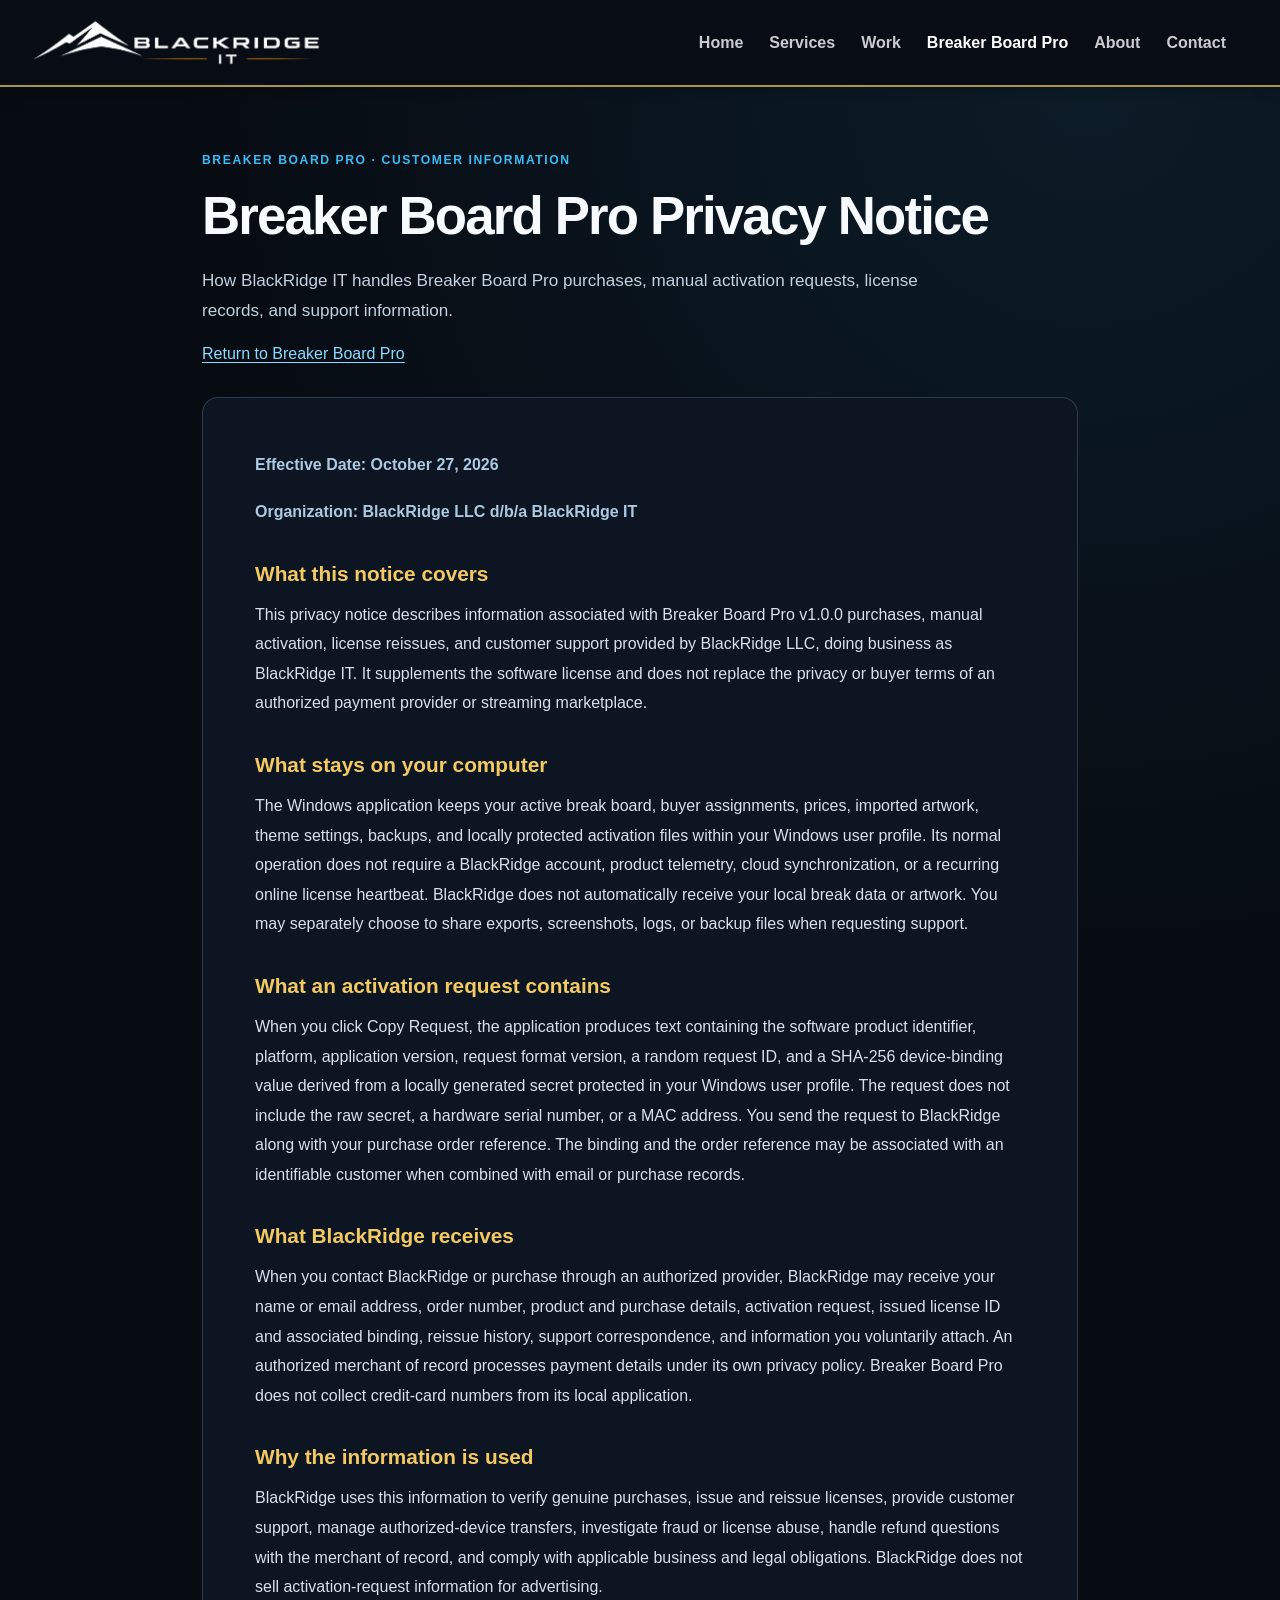
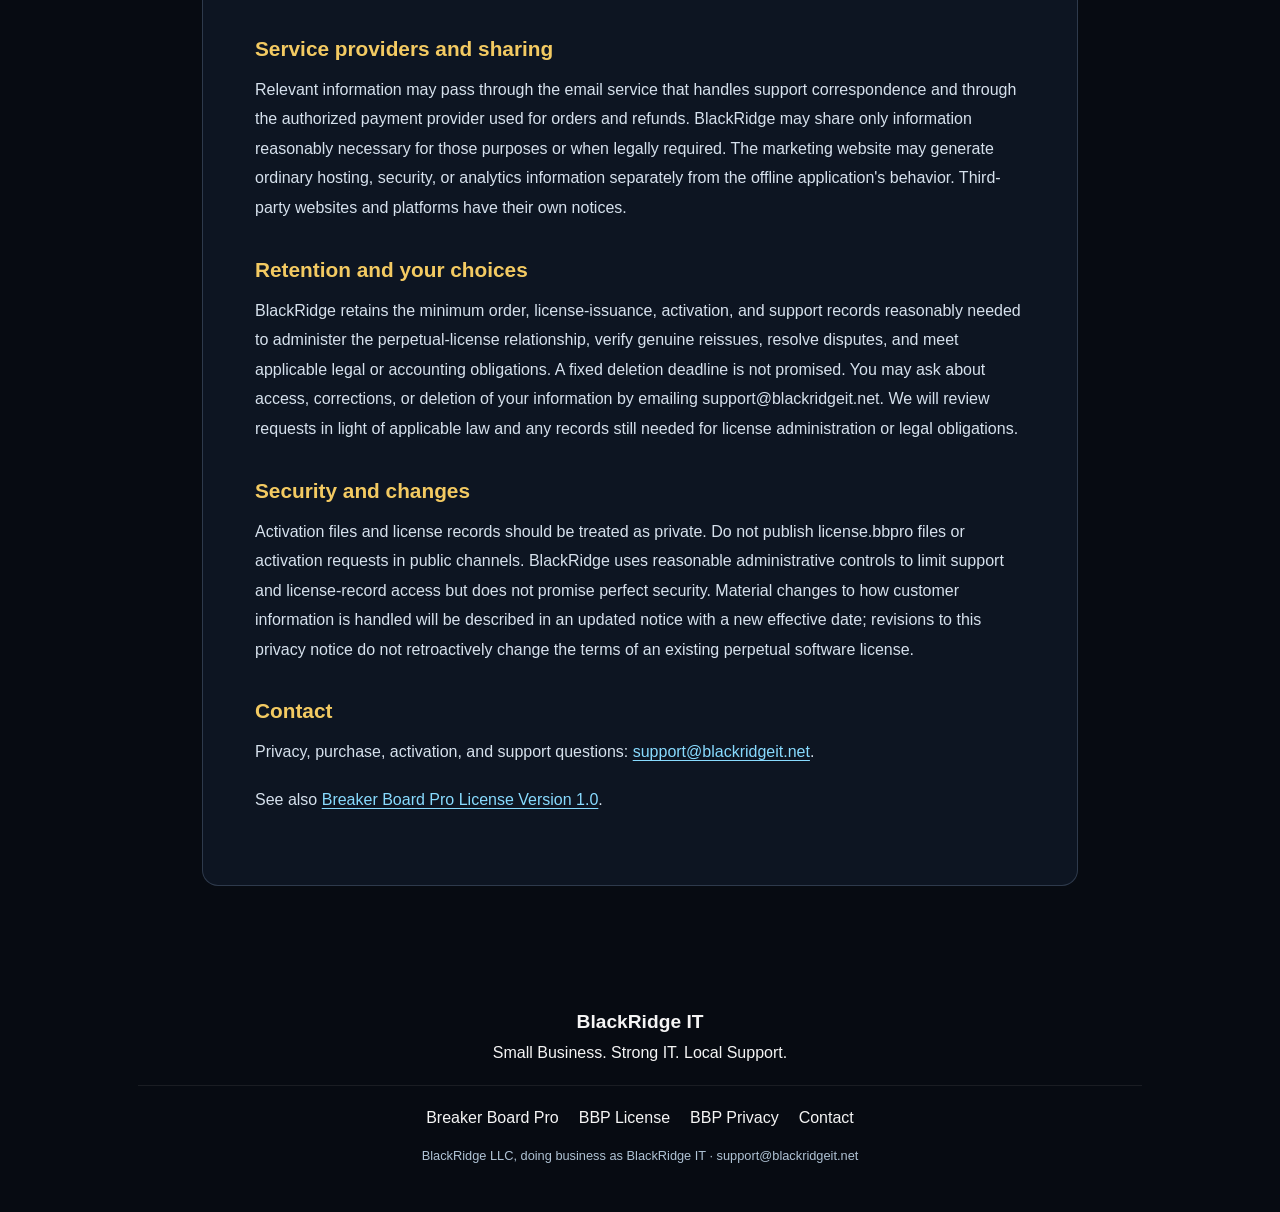
<file: breaker-board-pro-privacy.html>
<!DOCTYPE html>
<html lang="en">
<head>
    <meta charset="utf-8">
    <meta name="viewport" content="width=device-width, initial-scale=1">
    <title>Breaker Board Pro Privacy Notice | BlackRidge IT</title>
    <meta name="description" content="How BlackRidge IT handles Breaker Board Pro purchases, manual activation requests, license records, and support information.">
    <link rel="canonical" href="https://www.blackridgeit.net/breaker-board-pro-privacy.html">
    <link href="https://cdn.jsdelivr.net/npm/bootstrap@5.3.8/dist/css/bootstrap.min.css" rel="stylesheet" integrity="sha384-sRIl4kxILFvY47J16cr9ZwB07vP4J8+LH7qKQnuqkuIAvNWLzeN8tE5YBujZqJLB" crossorigin="anonymous">
    <link href="styles/style.css" rel="stylesheet">
    <script src="https://cdn.jsdelivr.net/npm/bootstrap@5.3.8/dist/js/bootstrap.bundle.min.js" integrity="sha384-FKyoEForCGlyvwx9Hj09JcYn3nv7wiPVlz7YYwJrWVcXK/BmnVDxM+D2scQbITxI" crossorigin="anonymous"></script>
    <script src="script/script.js" defer></script>
</head>
<body class="bbp-page bbp-legal-page">
    <a class="bbp-skip-link" href="#main-content">Skip to main content</a>
    <nav class="navbar navbar-expand-lg navbar-dark bg-dark custom-navbar" aria-label="Primary navigation">
        <div class="container-fluid nav-shell">
            <a class="navbar-brand d-flex align-items-center" href="index.html"><img src="images/IT_clean_white.png" alt="BlackRidge IT" class="navbar-logo" width="1205" height="223"></a>
            <button class="navbar-toggler" type="button" data-bs-toggle="collapse" data-bs-target="#navbarNav" aria-controls="navbarNav" aria-expanded="false" aria-label="Toggle navigation"><span class="navbar-toggler-icon"></span></button>
            <div class="collapse navbar-collapse" id="navbarNav">
                <ul class="navbar-nav ms-auto align-items-center">
                    <li class="nav-item"><a class="nav-link" href="index.html">Home</a></li>
                    <li class="nav-item"><a class="nav-link" href="services.html">Services</a></li>
                    <li class="nav-item"><a class="nav-link" href="work.html">Work</a></li>
                    <li class="nav-item"><a class="nav-link active" href="breaker-board-pro.html">Breaker Board Pro</a></li>
                    <li class="nav-item"><a class="nav-link" href="about.html">About</a></li>
                    <li class="nav-item"><a class="nav-link" href="contact.html">Contact</a></li>
                </ul>
            </div>
        </div>
    </nav>
    <main id="main-content" class="bbp-legal-main"><div class="container bbp-legal-shell">
        <p class="bbp-section-kicker">Breaker Board Pro · Customer information</p>
        <h1>Breaker Board Pro Privacy Notice</h1>
        <p class="bbp-legal-intro">How BlackRidge IT handles Breaker Board Pro purchases, manual activation requests, license records, and support information.</p>
        <p class="bbp-legal-return"><a href="breaker-board-pro.html">Return to Breaker Board Pro</a></p>
        <article class="bbp-legal-document">
            <p class="bbp-legal-meta">Effective Date: October 27, 2026</p>
<p class="bbp-legal-meta">Organization: BlackRidge LLC d/b/a BlackRidge IT</p>
<h2>What this notice covers</h2>
<p>This privacy notice describes information associated with Breaker Board Pro v1.0.0 purchases, manual activation, license reissues, and customer support provided by BlackRidge LLC, doing business as BlackRidge IT. It supplements the software license and does not replace the privacy or buyer terms of an authorized payment provider or streaming marketplace.</p>
<h2>What stays on your computer</h2>
<p>The Windows application keeps your active break board, buyer assignments, prices, imported artwork, theme settings, backups, and locally protected activation files within your Windows user profile. Its normal operation does not require a BlackRidge account, product telemetry, cloud synchronization, or a recurring online license heartbeat. BlackRidge does not automatically receive your local break data or artwork. You may separately choose to share exports, screenshots, logs, or backup files when requesting support.</p>
<h2>What an activation request contains</h2>
<p>When you click Copy Request, the application produces text containing the software product identifier, platform, application version, request format version, a random request ID, and a SHA-256 device-binding value derived from a locally generated secret protected in your Windows user profile. The request does not include the raw secret, a hardware serial number, or a MAC address. You send the request to BlackRidge along with your purchase order reference. The binding and the order reference may be associated with an identifiable customer when combined with email or purchase records.</p>
<h2>What BlackRidge receives</h2>
<p>When you contact BlackRidge or purchase through an authorized provider, BlackRidge may receive your name or email address, order number, product and purchase details, activation request, issued license ID and associated binding, reissue history, support correspondence, and information you voluntarily attach. An authorized merchant of record processes payment details under its own privacy policy. Breaker Board Pro does not collect credit-card numbers from its local application.</p>
<h2>Why the information is used</h2>
<p>BlackRidge uses this information to verify genuine purchases, issue and reissue licenses, provide customer support, manage authorized-device transfers, investigate fraud or license abuse, handle refund questions with the merchant of record, and comply with applicable business and legal obligations. BlackRidge does not sell activation-request information for advertising.</p>
<h2>Service providers and sharing</h2>
<p>Relevant information may pass through the email service that handles support correspondence and through the authorized payment provider used for orders and refunds. BlackRidge may share only information reasonably necessary for those purposes or when legally required. The marketing website may generate ordinary hosting, security, or analytics information separately from the offline application's behavior. Third-party websites and platforms have their own notices.</p>
<h2>Retention and your choices</h2>
<p>BlackRidge retains the minimum order, license-issuance, activation, and support records reasonably needed to administer the perpetual-license relationship, verify genuine reissues, resolve disputes, and meet applicable legal or accounting obligations. A fixed deletion deadline is not promised. You may ask about access, corrections, or deletion of your information by emailing support@blackridgeit.net. We will review requests in light of applicable law and any records still needed for license administration or legal obligations.</p>
<h2>Security and changes</h2>
<p>Activation files and license records should be treated as private. Do not publish license.bbpro files or activation requests in public channels. BlackRidge uses reasonable administrative controls to limit support and license-record access but does not promise perfect security. Material changes to how customer information is handled will be described in an updated notice with a new effective date; revisions to this privacy notice do not retroactively change the terms of an existing perpetual software license.</p>
<h2>Contact</h2>
<p>Privacy, purchase, activation, and support questions: <a href="mailto:support@blackridgeit.net">support@blackridgeit.net</a>.</p>
<p>See also <a href="breaker-board-pro-license.html">Breaker Board Pro License Version 1.0</a>.</p>
        </article>
    </div></main>
    <footer class="site-footer bbp-footer"><div class="container">
        <p class="footer-brand">BlackRidge IT</p><p>Small Business. Strong IT. Local Support.</p><hr class="footer-line">
        <p class="footer-links"><a href="breaker-board-pro.html">Breaker Board Pro</a>
        <a href="breaker-board-pro-license.html">BBP License</a>
        <a href="breaker-board-pro-privacy.html">BBP Privacy</a>
        <a href="contact.html">Contact</a></p>
        <p class="bbp-legal-footer-identity">BlackRidge LLC, doing business as BlackRidge IT · support@blackridgeit.net</p>
    </div></footer>
</body>
</html>
</file>
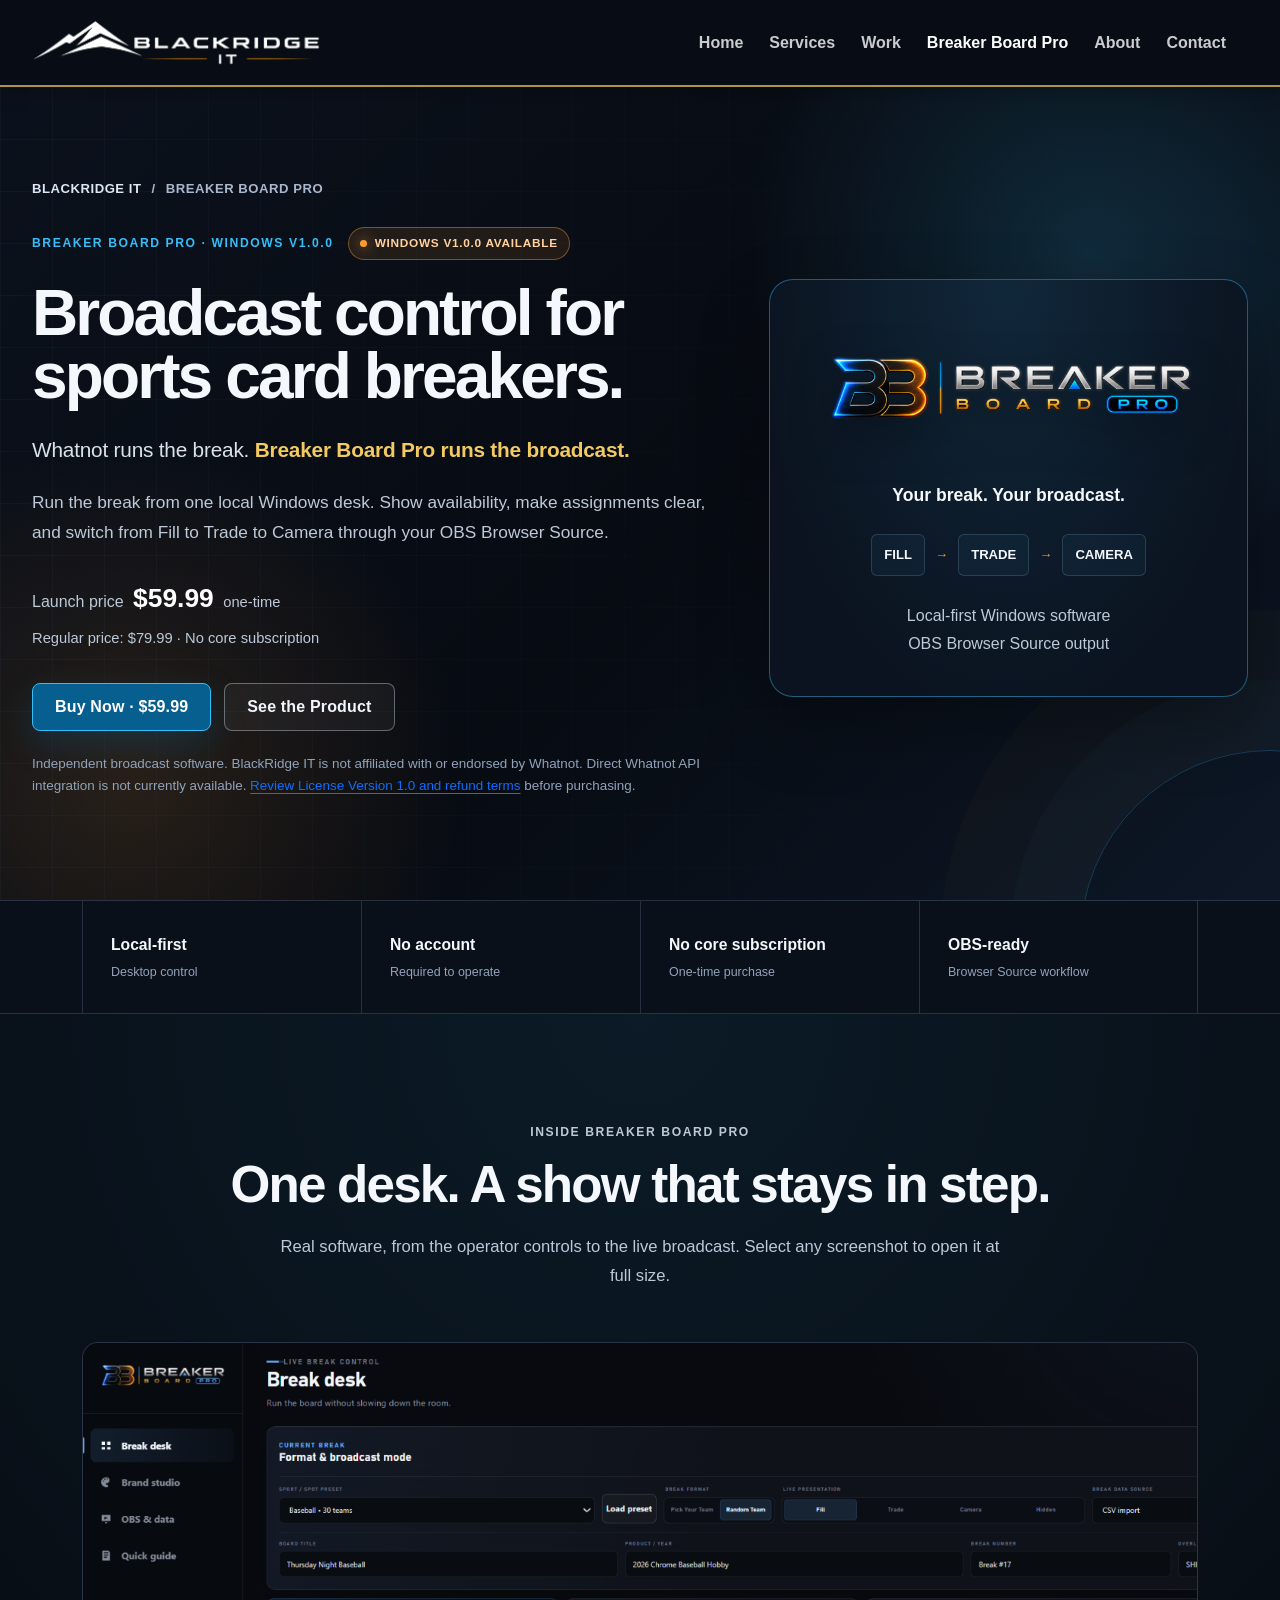
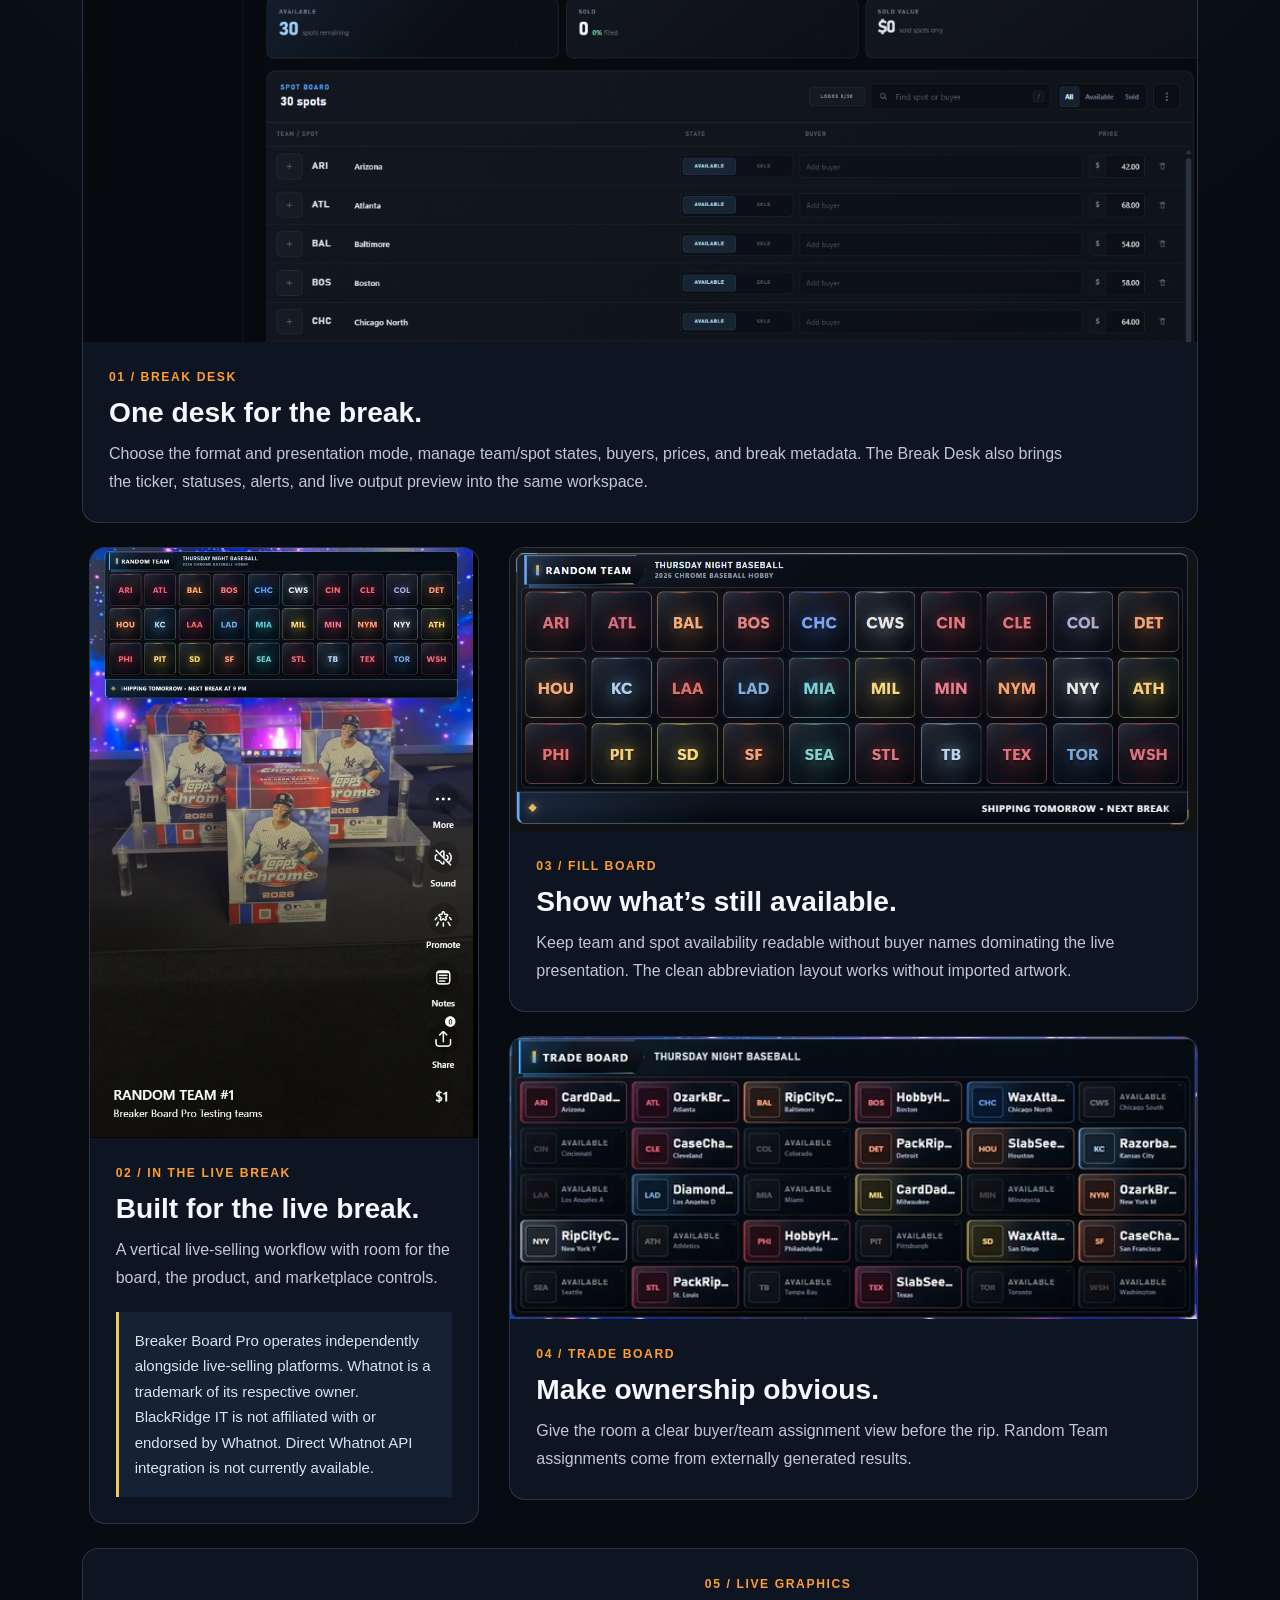
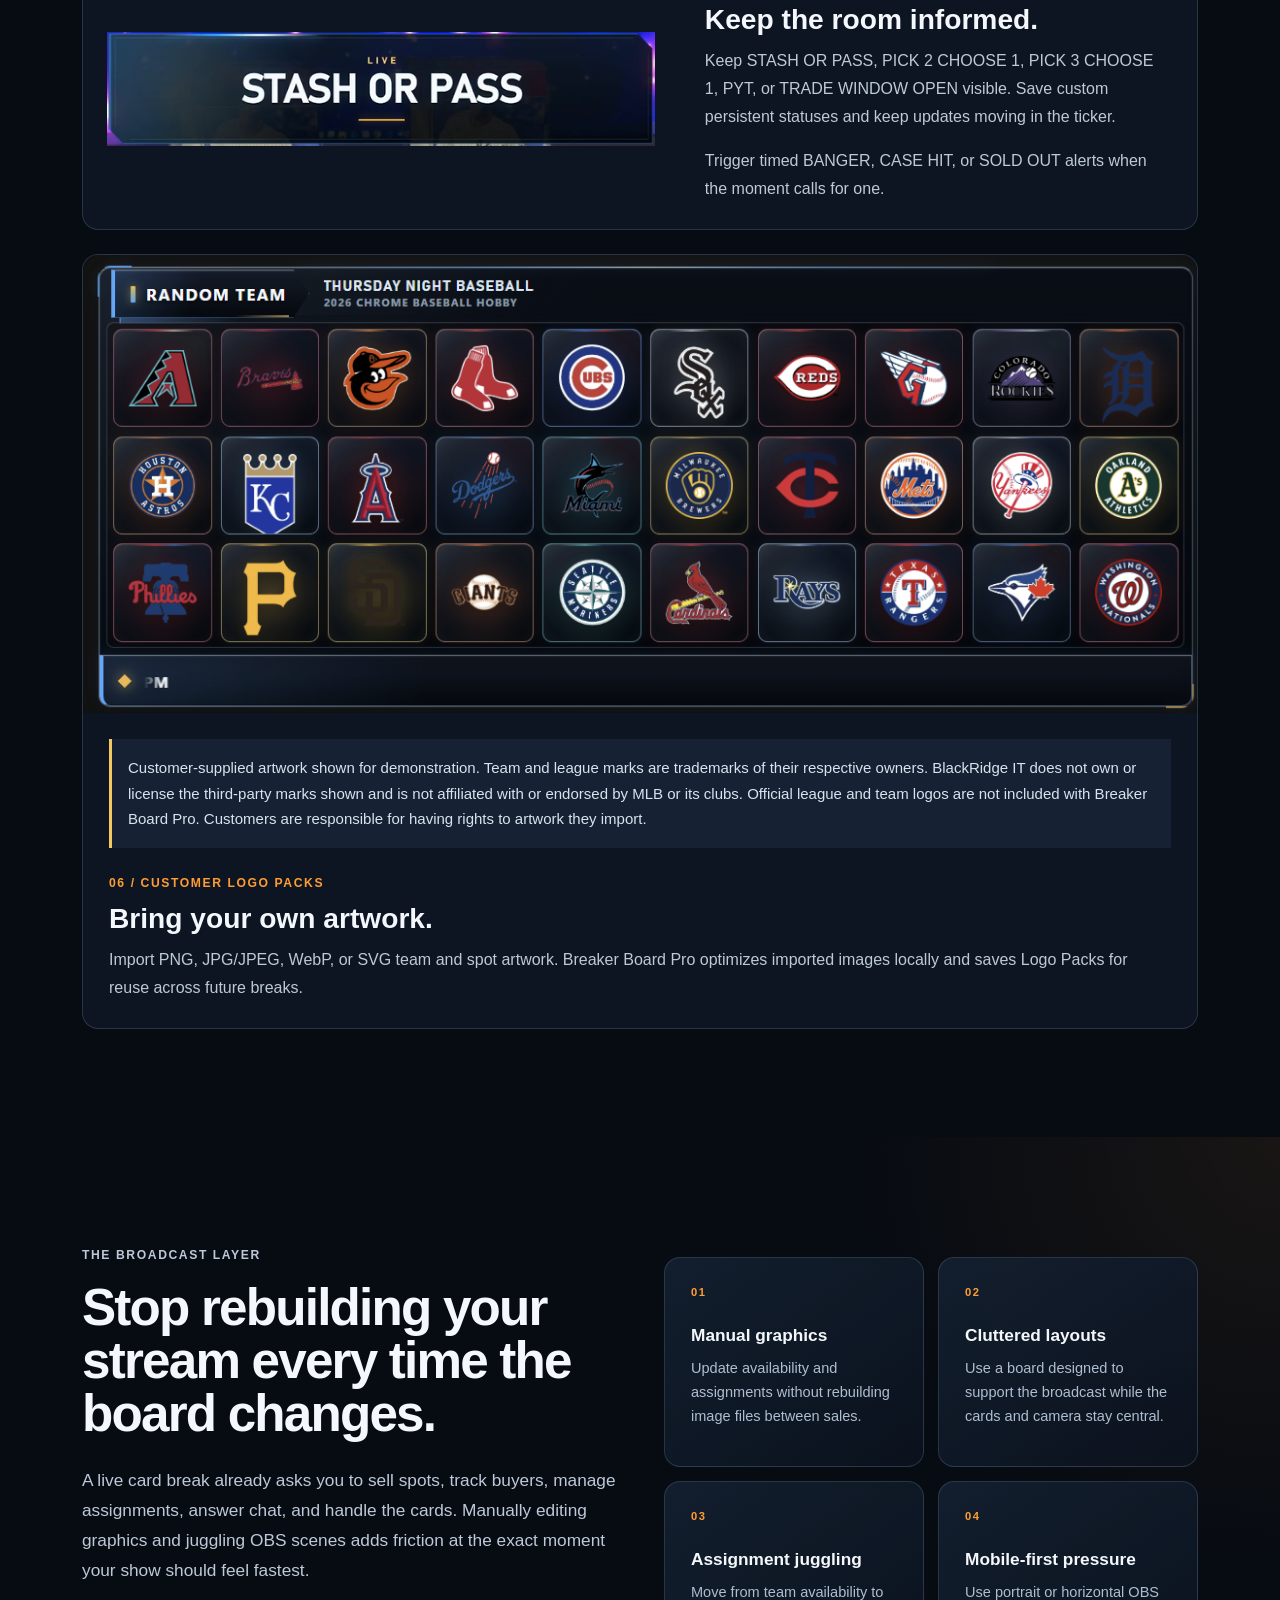
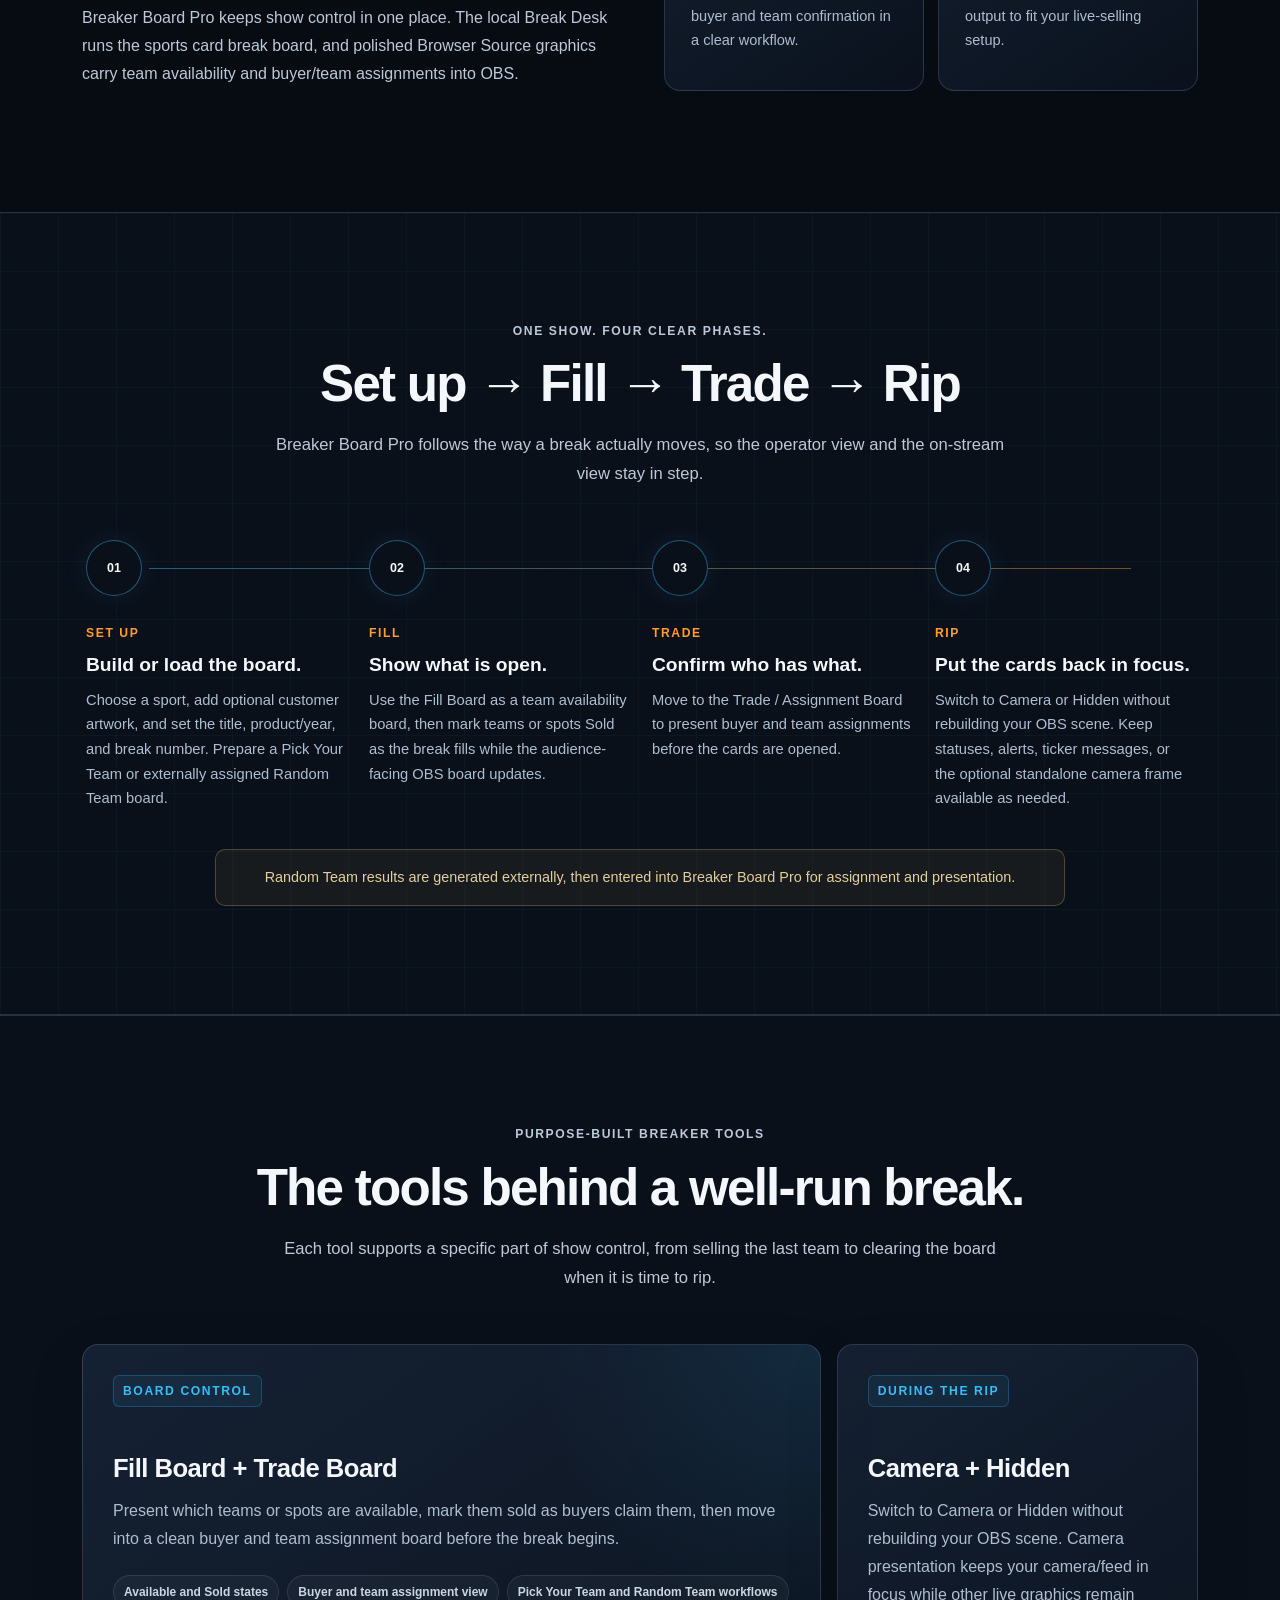
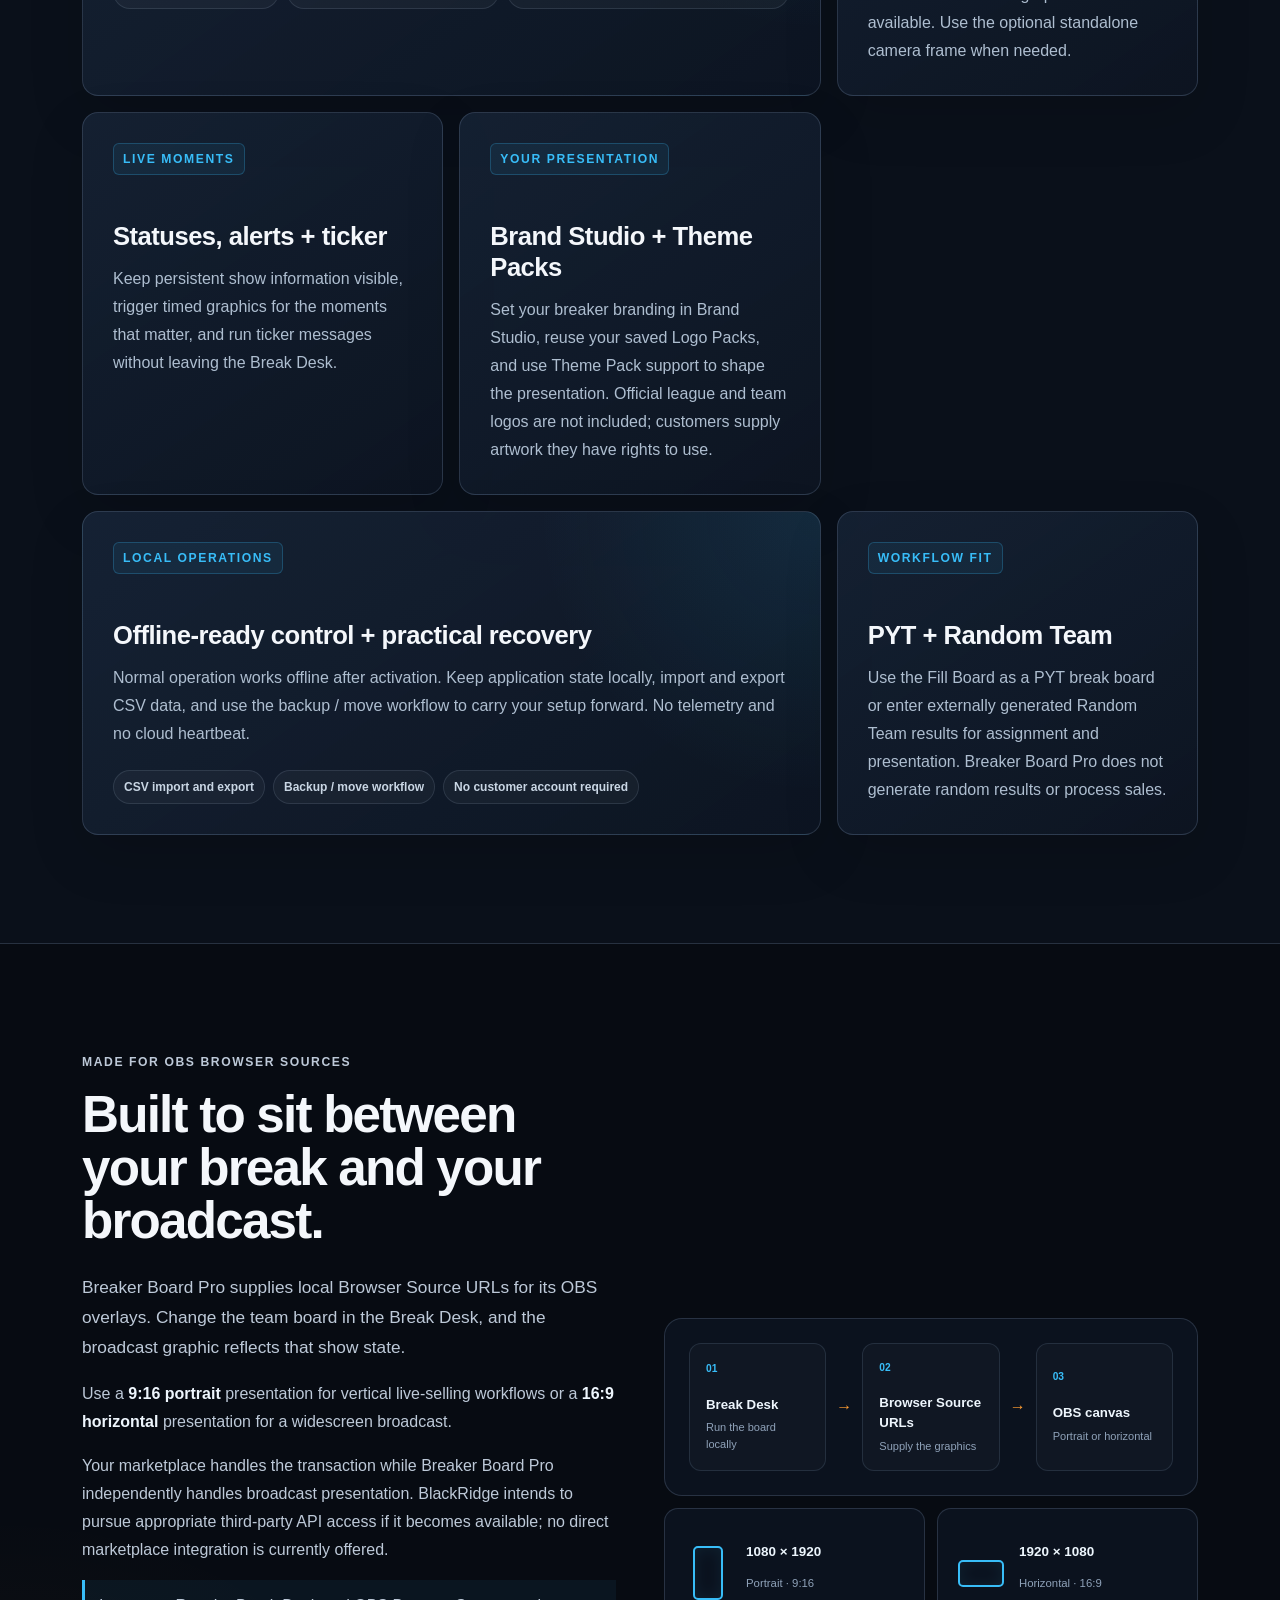
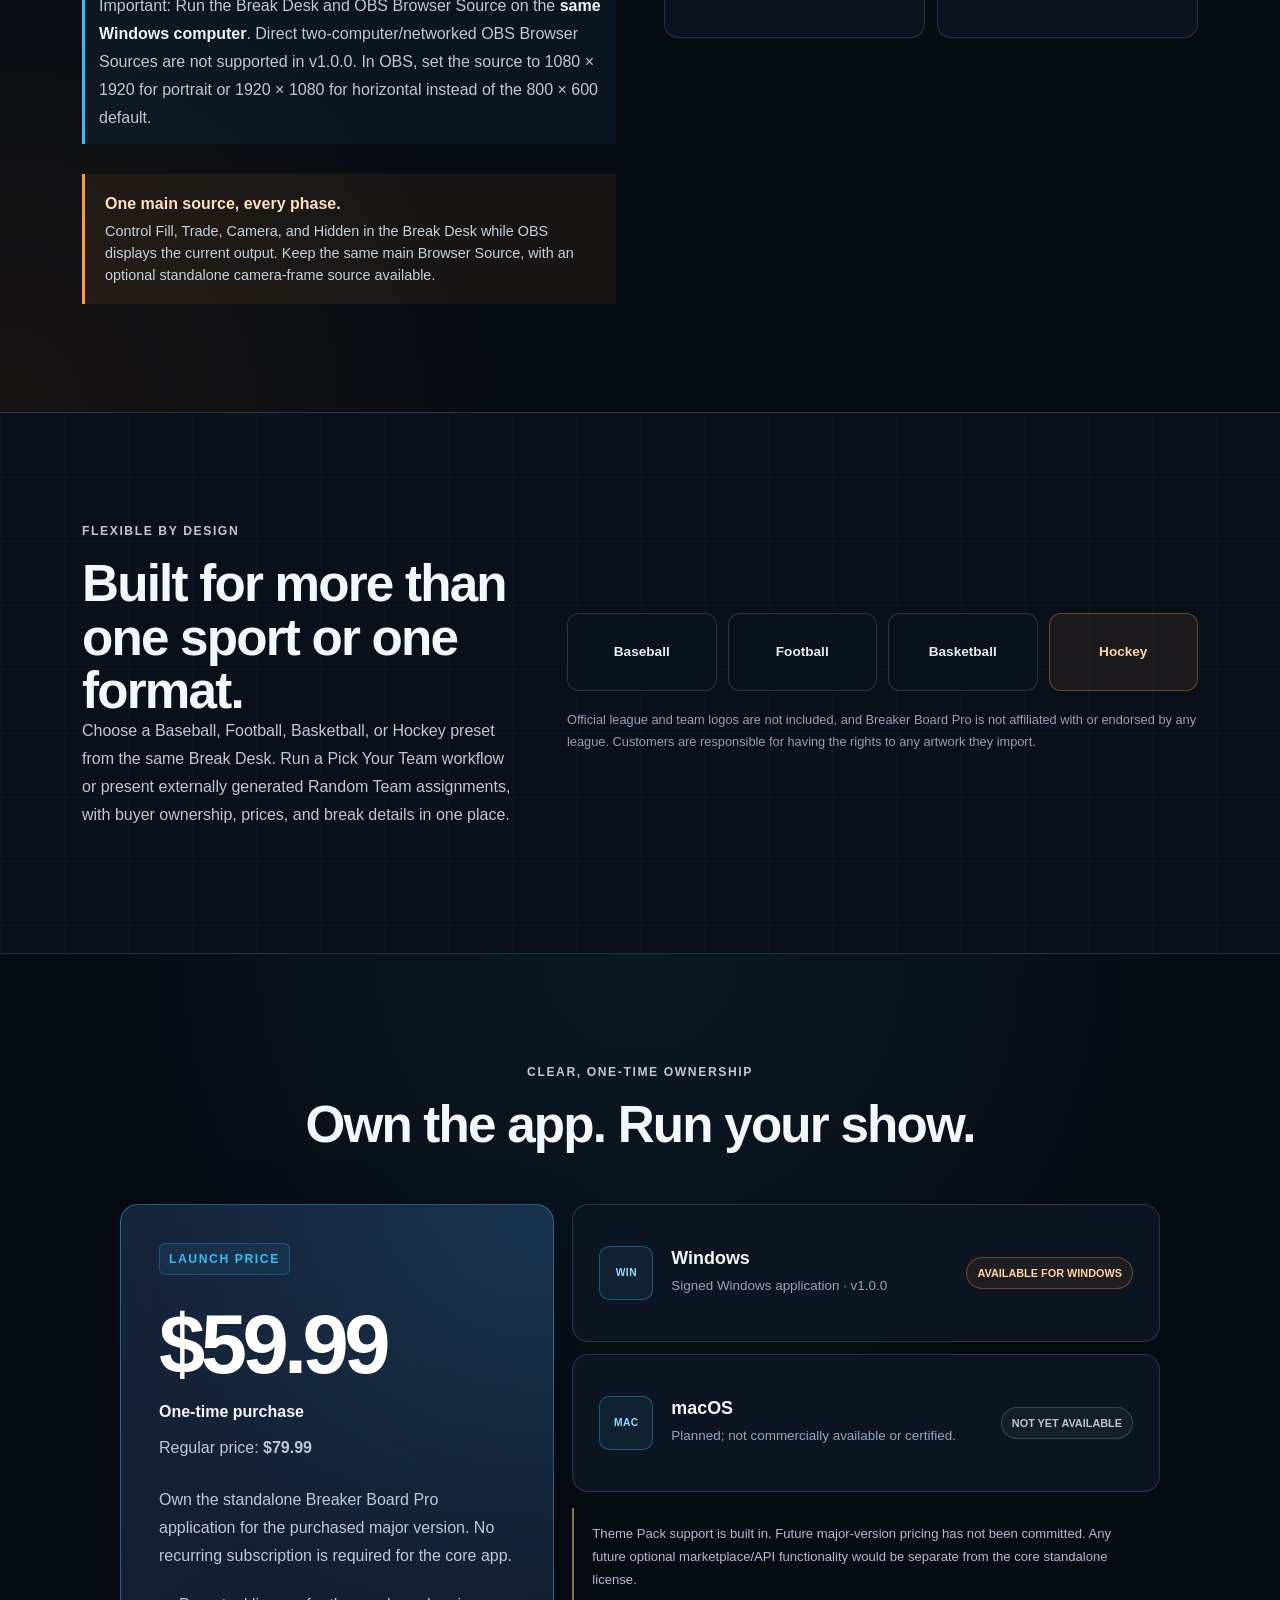
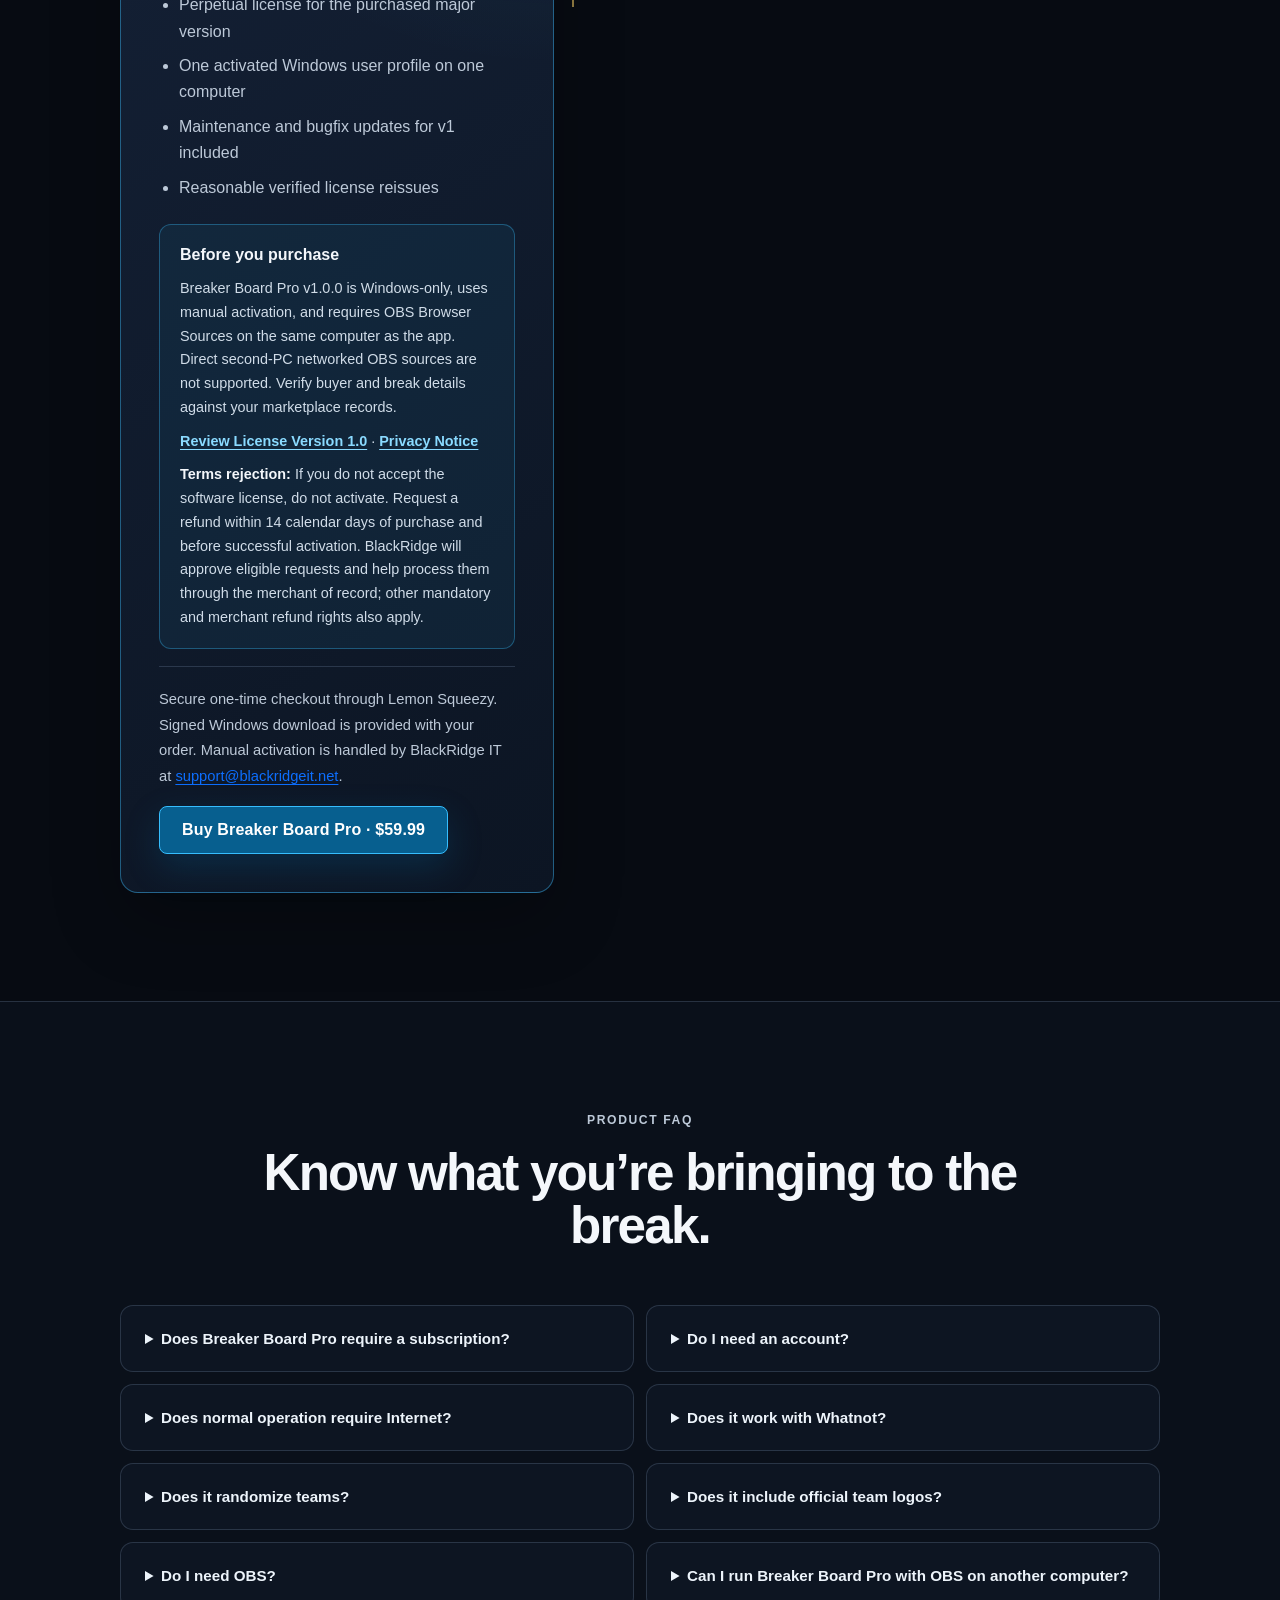
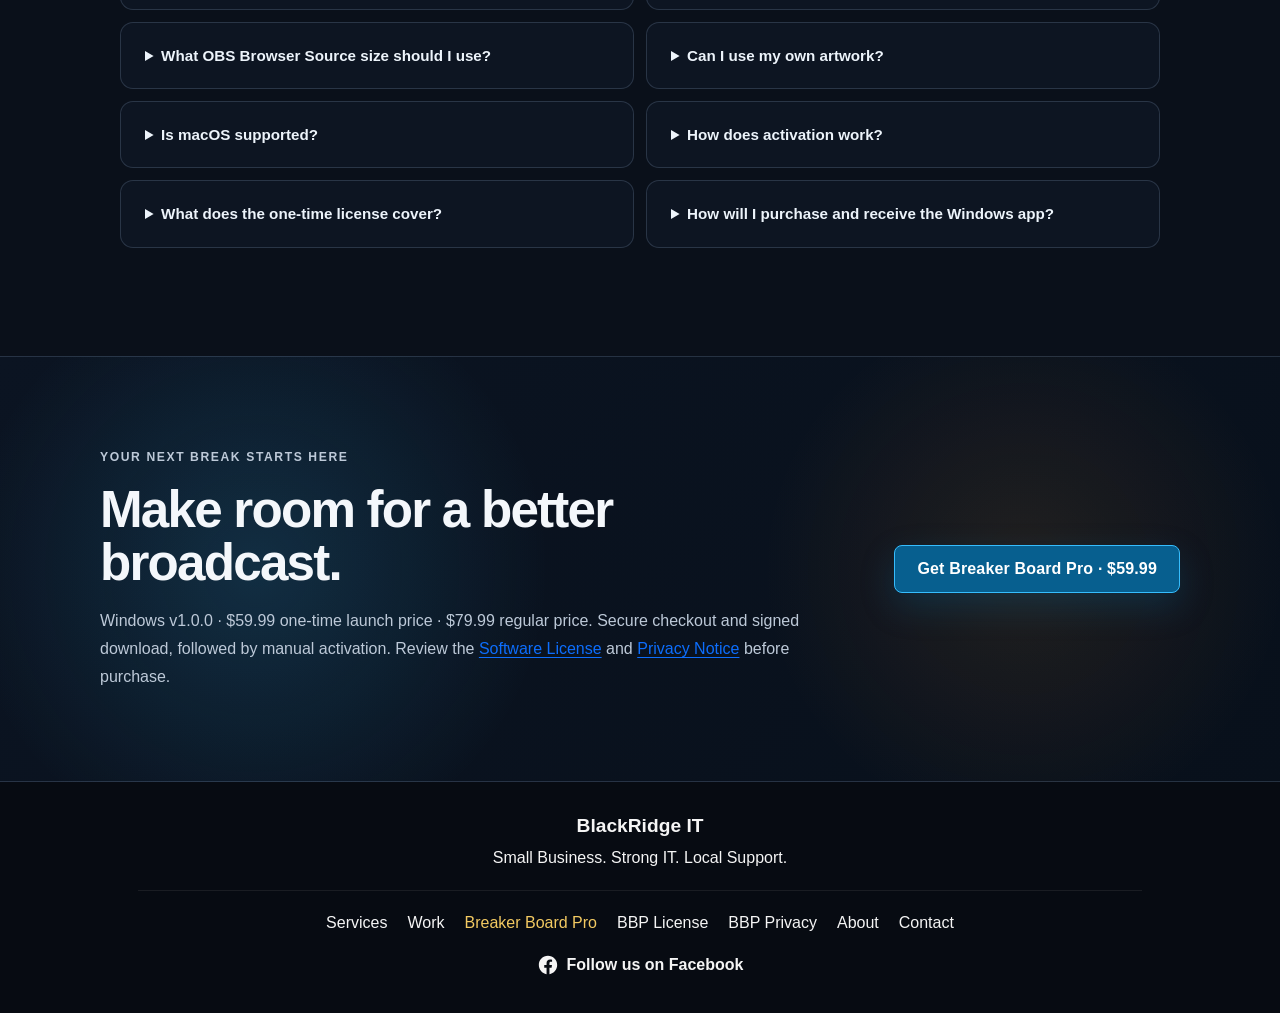
<file: breaker-board-pro.html>
<!DOCTYPE html>

<html lang="en">
    <head>
        <meta charset="utf-8">
        <meta name="viewport" content="width=device-width, initial-scale=1">
        <meta name="description" content="Buy Breaker Board Pro for Windows: OBS overlay software for sports card breakers with Fill and Trade boards, buyer assignments, ticker, alerts and team branding.">
        <meta name="robots" content="index, follow, max-image-preview:large">
        <meta name="author" content="BlackRidge LLC d/b/a BlackRidge IT">
        <meta name="application-name" content="Breaker Board Pro">
        <meta name="theme-color" content="#070b12">

        <title>Breaker Board Pro | OBS Overlay Software for Sports Card Breakers</title>

        <link rel="canonical" href="https://www.blackridgeit.net/breaker-board-pro.html">

        <meta property="og:site_name" content="BlackRidge IT">
        <meta property="og:locale" content="en_US">
        <meta property="og:title" content="Breaker Board Pro | OBS Overlay Software for Sports Card Breakers">
        <meta property="og:description" content="Buy Breaker Board Pro for Windows: OBS overlay software for sports card breakers with Fill and Trade boards, buyer assignments, ticker, alerts and team branding.">
        <meta property="og:type" content="website">
        <meta property="og:url" content="https://www.blackridgeit.net/breaker-board-pro.html">
        <meta property="og:image" content="https://www.blackridgeit.net/images/breaker-board-pro-logo.png">
        <meta property="og:image:width" content="700">
        <meta property="og:image:height" content="233">
        <meta property="og:image:alt" content="Breaker Board Pro blue, orange, silver, and gold product logo">
        <meta property="og:image:type" content="image/png">

        <meta name="twitter:card" content="summary_large_image">
        <meta name="twitter:title" content="Breaker Board Pro | OBS Overlay Software for Sports Card Breakers">
        <meta name="twitter:description" content="Buy Breaker Board Pro for Windows: OBS overlay software for sports card breakers with Fill and Trade boards, buyer assignments, ticker, alerts and team branding.">
        <meta name="twitter:image" content="https://www.blackridgeit.net/images/breaker-board-pro-logo.png">
        <meta name="twitter:image:alt" content="Breaker Board Pro blue, orange, silver, and gold product logo">

        <link rel="icon" type="image/png" sizes="48x48" href="/images/ridgemark-favicon-48.png">
        <link rel="icon" type="image/png" sizes="96x96" href="/images/ridgemark-favicon-96.png">
        <link rel="icon" type="image/png" sizes="192x192" href="/images/ridgemark-favicon-192.png">
        <link rel="apple-touch-icon" sizes="180x180" href="/images/ridgemark-favicon-192.png">

        <script type="application/ld+json">
        {
            "@context": "https://schema.org",
            "@graph": [
                {
                    "@type": "Organization",
                    "@id": "https://www.blackridgeit.net/#organization",
                    "name": "BlackRidge IT",
                    "legalName": "BlackRidge LLC",
                    "url": "https://www.blackridgeit.net/",
                    "email": "support@blackridgeit.net",
                    "logo": {
                        "@type": "ImageObject",
                        "url": "https://www.blackridgeit.net/images/breaker-board-pro-logo.png"
                    }
                },
                {
                    "@type": "WebSite",
                    "@id": "https://www.blackridgeit.net/#website",
                    "name": "BlackRidge IT",
                    "url": "https://www.blackridgeit.net/",
                    "publisher": {
                        "@id": "https://www.blackridgeit.net/#organization"
                    }
                },
                {
                    "@type": "WebPage",
                    "@id": "https://www.blackridgeit.net/breaker-board-pro.html#webpage",
                    "name": "Breaker Board Pro | OBS Overlay Software for Sports Card Breakers",
                    "url": "https://www.blackridgeit.net/breaker-board-pro.html",
                    "description": "Buy Breaker Board Pro for Windows: OBS overlay software for sports card breakers with Fill and Trade boards, buyer assignments, ticker, alerts and team branding.",
                    "inLanguage": "en-US",
                    "isPartOf": {
                        "@id": "https://www.blackridgeit.net/#website"
                    },
                    "about": {
                        "@id": "https://www.blackridgeit.net/breaker-board-pro.html#software"
                    },
                    "primaryImageOfPage": {
                        "@type": "ImageObject",
                        "url": "https://www.blackridgeit.net/images/breaker-board-pro-logo.png"
                    }
                },
                {
                    "@type": "SoftwareApplication",
                    "@id": "https://www.blackridgeit.net/breaker-board-pro.html#software",
                    "name": "Breaker Board Pro",
                    "url": "https://www.blackridgeit.net/breaker-board-pro.html",
                    "image": "https://www.blackridgeit.net/images/breaker-board-pro-logo.png",
                    "description": "Breaker Board Pro is $59.99 one-time Windows OBS overlay and broadcast-control software for sports card breakers, with Fill and Trade boards, buyer assignments, ticker, alerts and custom branding. Manual activation, same-computer OBS sources and offline normal use; no direct Whatnot integration.",
                    "applicationCategory": "MultimediaApplication",
                    "applicationSubCategory": "Sports card break broadcast overlay software",
                    "operatingSystem": "Windows 10 or later",
                    "publisher": {
                        "@id": "https://www.blackridgeit.net/#organization"
                    },
                    "featureList": [
                        "Break Desk broadcast controls",
                        "Baseball, football, basketball, and hockey presets",
                        "Fill Board and Trade / Assignment Board",
                        "Camera and Hidden presentation modes",
                        "Pick Your Team and externally generated Random Team assignment workflows",
                        "Buyer/team ownership, prices, and break metadata",
                        "Ticker, persistent statuses, and timed alerts",
                        "CSV import and export",
                        "Brand Studio, customer-imported Logo Packs, and Theme Pack support",
                        "Local artwork optimization and reusable Logo Packs",
                        "Backup and move workflow",
                        "Portrait 9:16 and horizontal 16:9 OBS Browser Source output",
                        "Optional standalone camera-frame Browser Source",
                        "Offline normal operation after activation, with no account, telemetry, or cloud heartbeat"
                    ],
                    "softwareVersion": "1.0.0",
                    "mainEntityOfPage": {
                        "@id": "https://www.blackridgeit.net/breaker-board-pro.html#webpage"
                    },
                    "screenshot": [
                        "https://www.blackridgeit.net/images/breaker-board-pro/breaker-board-pro-break-desk.webp",
                        "https://www.blackridgeit.net/images/breaker-board-pro/breaker-board-pro-fill-board.webp",
                        "https://www.blackridgeit.net/images/breaker-board-pro/breaker-board-pro-trade-board.webp",
                        "https://www.blackridgeit.net/images/breaker-board-pro/breaker-board-pro-live-portrait.webp"
                    ],
                    "offers": {
                        "@type": "Offer",
                        "url": "https://blackridgeit.lemonsqueezy.com/checkout/buy/05ca57e8-cbb7-4197-9a6c-89b614b04509",
                        "price": "59.99",
                        "priceCurrency": "USD",
                        "availability": "https://schema.org/InStock"
                    }
                },
                {
                    "@type": "BreadcrumbList",
                    "@id": "https://www.blackridgeit.net/breaker-board-pro.html#breadcrumb",
                    "itemListElement": [
                        {
                            "@type": "ListItem",
                            "position": 1,
                            "name": "BlackRidge IT",
                            "item": "https://www.blackridgeit.net/"
                        },
                        {
                            "@type": "ListItem",
                            "position": 2,
                            "name": "Breaker Board Pro",
                            "item": "https://www.blackridgeit.net/breaker-board-pro.html"
                        }
                    ]
                },
                {
                    "@type": "FAQPage",
                    "@id": "https://www.blackridgeit.net/breaker-board-pro.html#faq-data",
                    "mainEntity": [
                        {
                            "@type": "Question",
                            "name": "Does Breaker Board Pro require a subscription?",
                            "acceptedAnswer": {
                                "@type": "Answer",
                                "text": "No subscription is required for the core standalone application. The launch price is $59.99 one-time; the regular price is $79.99. A future optional marketplace/API integration could have a separate subscription if appropriate third-party access becomes available; no integration or subscription price is currently available."
                            }
                        },
                        {
                            "@type": "Question",
                            "name": "Do I need an account?",
                            "acceptedAnswer": {
                                "@type": "Answer",
                                "text": "No account is required for normal operation. Breaker Board Pro keeps application state locally, with no telemetry and no cloud heartbeat."
                            }
                        },
                        {
                            "@type": "Question",
                            "name": "Does normal operation require Internet?",
                            "acceptedAnswer": {
                                "@type": "Answer",
                                "text": "Normal use works offline after activation, with no required recurring Internet connection. Your streaming platform still needs an Internet connection to broadcast."
                            }
                        },
                        {
                            "@type": "Question",
                            "name": "Does it work with Whatnot?",
                            "acceptedAnswer": {
                                "@type": "Answer",
                                "text": "Breaker Board Pro works independently alongside live-selling workflows such as Whatnot, using local boards and OBS presentation. The marketplace handles transactions; Breaker Board Pro handles broadcast control. Direct Whatnot API integration, automatic sales synchronization, and native account connectivity are not currently available. BlackRidge IT is not affiliated with or endorsed by Whatnot."
                            }
                        },
                        {
                            "@type": "Question",
                            "name": "Does it randomize teams?",
                            "acceptedAnswer": {
                                "@type": "Answer",
                                "text": "No. Generate Random Team results externally, then enter or import the assignments into Breaker Board Pro for presentation. Breaker Board Pro does not process payments, marketplace orders, bids, or auctions."
                            }
                        },
                        {
                            "@type": "Question",
                            "name": "Does it include official team logos?",
                            "acceptedAnswer": {
                                "@type": "Answer",
                                "text": "No. Official league and team logos are not bundled. Customers may import artwork they have rights to use. The Logo Pack demonstration shows customer-supplied artwork, not included assets or licensed league content from BlackRidge IT."
                            }
                        },
                        {
                            "@type": "Question",
                            "name": "Do I need OBS?",
                            "acceptedAnswer": {
                                "@type": "Answer",
                                "text": "To place Breaker Board Pro graphics on a live broadcast, use OBS or another streaming application that supports Browser Sources. Breaker Board Pro supplies local Browser Source URLs; you control the presentation in the Break Desk. The main source supports Fill, Trade, Camera, and Hidden without rebuilding the scene. An optional standalone camera-frame source is also available."
                            }
                        },
                        {
                            "@type": "Question",
                            "name": "Can I run Breaker Board Pro with OBS on another computer?",
                            "acceptedAnswer": {
                                "@type": "Answer",
                                "text": "Not as a direct networked Browser Source in v1.0.0. Breaker Board Pro's local OBS Browser Source runs on the same Windows computer as the licensed application. Separate computers can receive a video feed produced by the licensed computer, but networked Browser Sources are not supported."
                            }
                        },
                        {
                            "@type": "Question",
                            "name": "What OBS Browser Source size should I use?",
                            "acceptedAnswer": {
                                "@type": "Answer",
                                "text": "Use Width 1080 and Height 1920 for portrait (9:16), or Width 1920 and Height 1080 for horizontal (16:9), in the OBS Browser Source Properties. Replace the default 800 x 600 instead of stretching the source."
                            }
                        },
                        {
                            "@type": "Question",
                            "name": "Can I use my own artwork?",
                            "acceptedAnswer": {
                                "@type": "Answer",
                                "text": "Yes. Import PNG, JPG/JPEG, WebP, or SVG team and spot artwork. Breaker Board Pro optimizes imported images locally and saves Logo Packs for reuse across future breaks. Customers are responsible for having rights to artwork they import."
                            }
                        },
                        {
                            "@type": "Question",
                            "name": "Is macOS supported?",
                            "acceptedAnswer": {
                                "@type": "Answer",
                                "text": "Not commercially at this time. Windows is the current launch platform. macOS is planned, but is not currently commercially available or certified."
                            }
                        },
                        {
                            "@type": "Question",
                            "name": "How does activation work?",
                            "acceptedAnswer": {
                                "@type": "Answer",
                                "text": "Activation uses a manual one-time activation request and a BlackRidge-issued license file. Once activated, normal operation works offline without an account or recurring Internet connection."
                            }
                        },
                        {
                            "@type": "Question",
                            "name": "What does the one-time license cover?",
                            "acceptedAnswer": {
                                "@type": "Answer",
                                "text": "The purchased major version is a perpetual license for one activated Windows user profile on one computer. Maintenance and bugfix updates for v1 are included, with reasonable verified license reissues available. Future major-version pricing has not been committed."
                            }
                        },
                        {
                            "@type": "Question",
                            "name": "How will I purchase and receive the Windows app?",
                            "acceptedAnswer": {
                                "@type": "Answer",
                                "text": "Purchase Breaker Board Pro for $59.99 USD as a one-time Windows license using the secure Lemon Squeezy checkout linked on this page. After checkout, access the signed Windows installer through your order page. Open the application, copy the manual activation request, and email it with your order number to support@blackridgeit.net; import the license file BlackRidge sends. Normal use works offline after activation."
                            }
                        }
                    ]
                }
            ]
        }
        </script>

        <link href="https://cdn.jsdelivr.net/npm/bootstrap@5.3.8/dist/css/bootstrap.min.css" rel="stylesheet" integrity="sha384-sRIl4kxILFvY47J16cr9ZwB07vP4J8+LH7qKQnuqkuIAvNWLzeN8tE5YBujZqJLB" crossorigin="anonymous">
        <link href="styles/style.css" rel="stylesheet">

        <script src="https://cdn.jsdelivr.net/npm/bootstrap@5.3.8/dist/js/bootstrap.bundle.min.js" integrity="sha384-FKyoEForCGlyvwx9Hj09JcYn3nv7wiPVlz7YYwJrWVcXK/BmnVDxM+D2scQbITxI" crossorigin="anonymous"></script>
        <script src="script/script.js" defer></script>
    </head>

    <body class="bbp-page">
        <a class="bbp-skip-link" href="#main-content">Skip to main content</a>

        <nav class="navbar navbar-expand-lg navbar-dark bg-dark custom-navbar" aria-label="Primary navigation">
            <div class="container-fluid nav-shell">
                <a class="navbar-brand d-flex align-items-center" href="index.html">
                    <img src="images/IT_clean_white.png" alt="BlackRidge IT" class="navbar-logo" width="1205" height="223">
                </a>

                <button class="navbar-toggler" type="button" data-bs-toggle="collapse" data-bs-target="#navbarNav" aria-controls="navbarNav" aria-expanded="false" aria-label="Toggle navigation">
                    <span class="navbar-toggler-icon"></span>
                </button>

                <div class="collapse navbar-collapse" id="navbarNav">
                    <ul class="navbar-nav ms-auto align-items-center">
                        <li class="nav-item"><a class="nav-link" href="index.html">Home</a></li>
                        <li class="nav-item"><a class="nav-link" href="services.html">Services</a></li>
                        <li class="nav-item"><a class="nav-link" href="work.html">Work</a></li>
                        <li class="nav-item"><a class="nav-link active" href="breaker-board-pro.html" aria-current="page">Breaker Board Pro</a></li>
                        <li class="nav-item"><a class="nav-link" href="about.html">About</a></li>
                        <li class="nav-item"><a class="nav-link" href="contact.html">Contact</a></li>
                    </ul>
                </div>
            </div>
        </nav>

        <header class="bbp-hero">
            <div class="bbp-grid-texture" aria-hidden="true"></div>
            <div class="container bbp-hero-shell">
                <div class="row align-items-center g-5">
                    <div class="col-lg-7">
                        <nav class="bbp-breadcrumb" aria-label="Breadcrumb">
                            <a href="index.html">BlackRidge IT</a>
                            <span aria-hidden="true">/</span>
                            <span>Breaker Board Pro</span>
                        </nav>

                        <div class="bbp-status-row">
                            <span class="bbp-kicker">Breaker Board Pro · Windows v1.0.0</span>
                            <span class="bbp-status-pill"><span aria-hidden="true"></span> Windows v1.0.0 available</span>
                        </div>

                        <h1>Broadcast control for sports card breakers.</h1>

                        <p class="bbp-positioning">Whatnot runs the break. <strong>Breaker Board Pro runs the broadcast.</strong></p>

                        <p class="bbp-hero-copy">
                            Run the break from one local Windows desk. Show availability, make assignments clear, and switch from Fill to Trade to Camera through your OBS Browser Source.
                        </p>

                        <p class="bbp-hero-price">Launch price <strong>$59.99</strong> <span>one-time</span><br><span>Regular price: $79.99 · No core subscription</span></p>
                        <div class="bbp-hero-actions">
                            <a class="btn bbp-btn-primary" href="https://blackridgeit.lemonsqueezy.com/checkout/buy/05ca57e8-cbb7-4197-9a6c-89b614b04509" aria-label="Buy Breaker Board Pro for $59.99 using secure Lemon Squeezy checkout">Buy Now · $59.99</a>
                            <a class="btn bbp-btn-secondary" href="#preview">See the Product</a>
                        </div>

                        <p class="bbp-affiliation-note">
                            Independent broadcast software. BlackRidge IT is not affiliated with or endorsed by Whatnot. Direct Whatnot API integration is not currently available. <a href="breaker-board-pro-license.html">Review License Version 1.0 and refund terms</a> before purchasing.
                        </p>
                    </div>

                    <div class="col-lg-5">
                        <div class="bbp-brand-panel">
                            <img class="bbp-product-logo" src="images/breaker-board-pro-logo.png" alt="Breaker Board Pro" width="700" height="233" fetchpriority="high">
                            <p class="bbp-brand-line">Your break. Your broadcast.</p>
                            <div class="bbp-mode-flow" aria-label="Fill to Trade to Camera workflow">
                                <span>Fill</span><b aria-hidden="true">→</b><span>Trade</span><b aria-hidden="true">→</b><span>Camera</span>
                            </div>
                            <p class="bbp-brand-detail">Local-first Windows software<br>OBS Browser Source output</p>
                        </div>
                    </div>
                </div>
            </div>
        </header>

        <main id="main-content" tabindex="-1">
            <section class="bbp-foundation" aria-label="Breaker Board Pro product fundamentals">
                <div class="container">
                    <div class="bbp-foundation-grid">
                        <div>
                            <span class="bbp-foundation-value">Local-first</span>
                            <span class="bbp-foundation-label">Desktop control</span>
                        </div>
                        <div>
                            <span class="bbp-foundation-value">No account</span>
                            <span class="bbp-foundation-label">Required to operate</span>
                        </div>
                        <div>
                            <span class="bbp-foundation-value">No core subscription</span>
                            <span class="bbp-foundation-label">One-time purchase</span>
                        </div>
                        <div>
                            <span class="bbp-foundation-value">OBS-ready</span>
                            <span class="bbp-foundation-label">Browser Source workflow</span>
                        </div>
                    </div>
                </div>
            </section>

            <section class="bbp-section bbp-preview-section" id="preview" aria-labelledby="preview-heading">
                <div class="container">
                    <div class="bbp-section-heading">
                        <p class="bbp-section-kicker">Inside Breaker Board Pro</p>
                        <h2 id="preview-heading">One desk. A show that stays in step.</h2>
                        <p>Real software, from the operator controls to the live broadcast. Select any screenshot to open it at full size.</p>
                    </div>

                    <figure class="bbp-media-figure bbp-media-desk">
                        <a class="bbp-media-link" href="images/breaker-board-pro/breaker-board-pro-break-desk.webp" target="_blank" rel="noopener" aria-label="Open Break Desk screenshot at full size (new tab)">
                                <img src="images/breaker-board-pro/breaker-board-pro-break-desk.webp" width="1474" height="793" loading="lazy" decoding="async" alt="Breaker Board Pro Break Desk showing break setup, team states, buyers, and prices.">
                            </a>
                        <figcaption>
                            <span class="bbp-workflow-label">01 / Break Desk</span>
                            <h3>One desk for the break.</h3>
                            <p>Choose the format and presentation mode, manage team/spot states, buyers, prices, and break metadata. The Break Desk also brings the ticker, statuses, alerts, and live output preview into the same workspace.</p>
                        </figcaption>
                    </figure>

                    <div class="bbp-gallery-composition">
                        <figure class="bbp-media-figure bbp-media-portrait">
                            <a class="bbp-media-link" href="images/breaker-board-pro/breaker-board-pro-live-portrait.webp" target="_blank" rel="noopener" aria-label="Open portrait live-selling screenshot at full size (new tab)">
                                <img src="images/breaker-board-pro/breaker-board-pro-live-portrait.webp" width="670" height="1018" loading="lazy" decoding="async" alt="Vertical live-selling stream showing Breaker Board Pro above the product and marketplace controls.">
                            </a>
                            <figcaption>
                                <span class="bbp-workflow-label">02 / In the live break</span>
                                <h3>Built for the live break.</h3>
                                <p>A vertical live-selling workflow with room for the board, the product, and marketplace controls.</p>
                                <p class="bbp-media-disclosure">Breaker Board Pro operates independently alongside live-selling platforms. Whatnot is a trademark of its respective owner. BlackRidge IT is not affiliated with or endorsed by Whatnot. Direct Whatnot API integration is not currently available.</p>
                            </figcaption>
                        </figure>

                        <div class="bbp-board-stack">
                            <figure class="bbp-media-figure">
                                <a class="bbp-media-link" href="images/breaker-board-pro/breaker-board-pro-fill-board.webp" target="_blank" rel="noopener" aria-label="Open Fill Board screenshot at full size (new tab)">
                                <img src="images/breaker-board-pro/breaker-board-pro-fill-board.webp" width="1153" height="475" loading="lazy" decoding="async" alt="Breaker Board Pro Fill Board showing a thirty-team Random Team board using abbreviation artwork.">
                            </a>
                                <figcaption>
                                    <span class="bbp-workflow-label">03 / Fill Board</span>
                                    <h3>Show what’s still available.</h3>
                                    <p>Keep team and spot availability readable without buyer names dominating the live presentation. The clean abbreviation layout works without imported artwork.</p>
                                </figcaption>
                            </figure>
                            <figure class="bbp-media-figure">
                                <a class="bbp-media-link" href="images/breaker-board-pro/breaker-board-pro-trade-board.webp" target="_blank" rel="noopener" aria-label="Open Trade Board screenshot at full size (new tab)">
                                <img src="images/breaker-board-pro/breaker-board-pro-trade-board.webp" width="611" height="251" loading="lazy" decoding="async" alt="Breaker Board Pro Trade Board showing fictional buyer and team assignments.">
                            </a>
                                <figcaption>
                                    <span class="bbp-workflow-label">04 / Trade Board</span>
                                    <h3>Make ownership obvious.</h3>
                                    <p>Give the room a clear buyer/team assignment view before the rip. Random Team assignments come from externally generated results.</p>
                                </figcaption>
                            </figure>
                        </div>
                    </div>

                    <figure class="bbp-media-figure bbp-media-status">
                        <a class="bbp-media-link" href="images/breaker-board-pro/breaker-board-pro-live-status.webp" target="_blank" rel="noopener" aria-label="Open live status screenshot at full size (new tab)">
                                <img src="images/breaker-board-pro/breaker-board-pro-live-status.webp" width="627" height="130" loading="lazy" decoding="async" alt="Breaker Board Pro live stream output showing a STASH OR PASS persistent status.">
                            </a>
                        <figcaption>
                            <span class="bbp-workflow-label">05 / Live graphics</span>
                            <h3>Keep the room informed.</h3>
                            <p>Keep STASH OR PASS, PICK 2 CHOOSE 1, PICK 3 CHOOSE 1, PYT, or TRADE WINDOW OPEN visible. Save custom persistent statuses and keep updates moving in the ticker.</p>
                            <p>Trigger timed BANGER, CASE HIT, or SOLD OUT alerts when the moment calls for one.</p>
                        </figcaption>
                    </figure>

                    <figure class="bbp-media-figure bbp-media-artwork" id="logo-packs">
                        <a class="bbp-media-link" href="images/breaker-board-pro/breaker-board-pro-logo-pack-demo.webp" target="_blank" rel="noopener" aria-label="Open Logo Pack demonstration screenshot at full size (new tab)" aria-describedby="logo-pack-disclosure">
                                <img src="images/breaker-board-pro/breaker-board-pro-logo-pack-demo.webp" width="1147" height="472" loading="lazy" decoding="async" alt="Breaker Board Pro Fill Board demonstrating customer-imported team artwork.">
                            </a>
                        <figcaption>
                            <p class="bbp-media-disclosure" id="logo-pack-disclosure">Customer-supplied artwork shown for demonstration. Team and league marks are trademarks of their respective owners. BlackRidge IT does not own or license the third-party marks shown and is not affiliated with or endorsed by MLB or its clubs. Official league and team logos are not included with Breaker Board Pro. Customers are responsible for having rights to artwork they import.</p>
                            <span class="bbp-workflow-label">06 / Customer Logo Packs</span>
                            <h3>Bring your own artwork.</h3>
                            <p>Import PNG, JPG/JPEG, WebP, or SVG team and spot artwork. Breaker Board Pro optimizes imported images locally and saves Logo Packs for reuse across future breaks.</p>
                        </figcaption>
                    </figure>
                </div>
            </section>

            <section class="bbp-section bbp-problem-section">
                <div class="container">
                    <div class="row align-items-center g-5">
                        <div class="col-lg-6">
                            <p class="bbp-section-kicker">The broadcast layer</p>
                            <h2>Stop rebuilding your stream every time the board changes.</h2>
                            <p class="bbp-section-lead">
                                A live card break already asks you to sell spots, track buyers, manage assignments, answer chat,
                                and handle the cards. Manually editing graphics and juggling OBS scenes adds friction at the exact
                                moment your show should feel fastest.
                            </p>
                            <p>
                                Breaker Board Pro keeps show control in one place. The local Break Desk runs the sports card break board,
                                and polished Browser Source graphics carry team availability and buyer/team assignments into OBS.
                            </p>
                        </div>

                        <div class="col-lg-6">
                            <div class="bbp-pain-grid">
                                <article class="bbp-pain-card">
                                    <span class="bbp-card-number">01</span>
                                    <h3>Manual graphics</h3>
                                    <p>Update availability and assignments without rebuilding image files between sales.</p>
                                </article>
                                <article class="bbp-pain-card">
                                    <span class="bbp-card-number">02</span>
                                    <h3>Cluttered layouts</h3>
                                    <p>Use a board designed to support the broadcast while the cards and camera stay central.</p>
                                </article>
                                <article class="bbp-pain-card">
                                    <span class="bbp-card-number">03</span>
                                    <h3>Assignment juggling</h3>
                                    <p>Move from team availability to buyer and team confirmation in a clear workflow.</p>
                                </article>
                                <article class="bbp-pain-card">
                                    <span class="bbp-card-number">04</span>
                                    <h3>Mobile-first pressure</h3>
                                    <p>Use portrait or horizontal OBS output to fit your live-selling setup.</p>
                                </article>
                            </div>
                        </div>
                    </div>
                </div>
            </section>

            <section class="bbp-section bbp-workflow-section" id="workflow">
                <div class="container">
                    <div class="bbp-section-heading">
                        <p class="bbp-section-kicker">One show. Four clear phases.</p>
                        <h2>Set up → Fill → Trade → Rip</h2>
                        <p>
                            Breaker Board Pro follows the way a break actually moves, so the operator view and the on-stream view stay in step.
                        </p>
                    </div>

                    <ol class="bbp-workflow-list">
                        <li>
                            <span class="bbp-workflow-number">01</span>
                            <div>
                                <span class="bbp-workflow-label">Set up</span>
                                <h3>Build or load the board.</h3>
                                <p>Choose a sport, add optional customer artwork, and set the title, product/year, and break number. Prepare a Pick Your Team or externally assigned Random Team board.</p>
                            </div>
                        </li>
                        <li>
                            <span class="bbp-workflow-number">02</span>
                            <div>
                                <span class="bbp-workflow-label">Fill</span>
                                <h3>Show what is open.</h3>
                                <p>Use the Fill Board as a team availability board, then mark teams or spots Sold as the break fills while the audience-facing OBS board updates.</p>
                            </div>
                        </li>
                        <li>
                            <span class="bbp-workflow-number">03</span>
                            <div>
                                <span class="bbp-workflow-label">Trade</span>
                                <h3>Confirm who has what.</h3>
                                <p>Move to the Trade / Assignment Board to present buyer and team assignments before the cards are opened.</p>
                            </div>
                        </li>
                        <li>
                            <span class="bbp-workflow-number">04</span>
                            <div>
                                <span class="bbp-workflow-label">Rip</span>
                                <h3>Put the cards back in focus.</h3>
                                <p>Switch to Camera or Hidden without rebuilding your OBS scene. Keep statuses, alerts, ticker messages, or the optional standalone camera frame available as needed.</p>
                            </div>
                        </li>
                    </ol>

                    <p class="bbp-workflow-note">
                        Random Team results are generated externally, then entered into Breaker Board Pro for assignment and presentation.
                    </p>
                </div>
            </section>

            <section class="bbp-section bbp-features-section" id="features">
                <div class="container">
                    <div class="bbp-section-heading">
                        <p class="bbp-section-kicker">Purpose-built breaker tools</p>
                        <h2>The tools behind a well-run break.</h2>
                        <p>
                            Each tool supports a specific part of show control, from selling the last team to clearing the board when it is time to rip.
                        </p>
                    </div>

                    <div class="bbp-feature-grid">
                        <article class="bbp-feature-card bbp-feature-card-large">
                            <span class="bbp-feature-tag">Board control</span>
                            <h3>Fill Board + Trade Board</h3>
                            <p>
                                Present which teams or spots are available, mark them sold as buyers claim them, then move into a clean buyer and team assignment board before the break begins.
                            </p>
                            <ul>
                                <li>Available and Sold states</li>
                                <li>Buyer and team assignment view</li>
                                <li>Pick Your Team and Random Team workflows</li>
                            </ul>
                        </article>

                        <article class="bbp-feature-card">
                            <span class="bbp-feature-tag">During the rip</span>
                            <h3>Camera + Hidden</h3>
                            <p>
                                Switch to Camera or Hidden without rebuilding your OBS scene. Camera presentation keeps your camera/feed in focus while other live graphics remain available. Use the optional standalone camera frame when needed.
                            </p>
                        </article>

                        <article class="bbp-feature-card">
                            <span class="bbp-feature-tag">Live moments</span>
                            <h3>Statuses, alerts + ticker</h3>
                            <p>
                                Keep persistent show information visible, trigger timed graphics for the moments that matter, and run ticker messages without leaving the Break Desk.
                            </p>
                        </article>

                        <article class="bbp-feature-card">
                            <span class="bbp-feature-tag">Your presentation</span>
                            <h3>Brand Studio + Theme Packs</h3>
                            <p>
                                Set your breaker branding in Brand Studio, reuse your saved Logo Packs, and use Theme Pack support to shape the presentation. Official league and team logos are not included; customers supply artwork they have rights to use.
                            </p>
                        </article>

                        <article class="bbp-feature-card bbp-feature-card-large">
                            <span class="bbp-feature-tag">Local operations</span>
                            <h3>Offline-ready control + practical recovery</h3>
                            <p>
                                Normal operation works offline after activation. Keep application state locally, import and export CSV data, and use the backup / move workflow to carry your setup forward. No telemetry and no cloud heartbeat.
                            </p>
                            <ul>
                                <li>CSV import and export</li>
                                <li>Backup / move workflow</li>
                                <li>No customer account required</li>
                            </ul>
                        </article>

                        <article class="bbp-feature-card">
                            <span class="bbp-feature-tag">Workflow fit</span>
                            <h3>PYT + Random Team</h3>
                            <p>
                                Use the Fill Board as a PYT break board or enter externally generated Random Team results for assignment and presentation. Breaker Board Pro does not generate random results or process sales.
                            </p>
                        </article>
                    </div>
                </div>
            </section>

            <section class="bbp-section bbp-obs-section">
                <div class="container">
                    <div class="row align-items-center g-5">
                        <div class="col-lg-6">
                            <p class="bbp-section-kicker">Made for OBS Browser Sources</p>
                            <h2>Built to sit between your break and your broadcast.</h2>
                            <p class="bbp-section-lead">
                                Breaker Board Pro supplies local Browser Source URLs for its OBS overlays. Change the team board in the Break Desk, and the broadcast graphic reflects that show state.
                            </p>
                            <p>
                                Use a <strong>9:16 portrait</strong> presentation for vertical live-selling workflows or a <strong>16:9 horizontal</strong> presentation for a widescreen broadcast.
                            </p>
                            <p>
                                Your marketplace handles the transaction while Breaker Board Pro independently handles broadcast presentation. BlackRidge intends to pursue appropriate third-party API access if it becomes available; no direct marketplace integration is currently offered.
                            </p>
                            <p class="bbp-prepurchase-disclosure">Important: Run the Break Desk and OBS Browser Source on the <strong>same Windows computer</strong>. Direct two-computer/networked OBS Browser Sources are not supported in v1.0.0. In OBS, set the source to 1080 × 1920 for portrait or 1920 × 1080 for horizontal instead of the 800 × 600 default.</p>
                            <div class="bbp-callout">
                                <strong>One main source, every phase.</strong>
                                <span>Control Fill, Trade, Camera, and Hidden in the Break Desk while OBS displays the current output. Keep the same main Browser Source, with an optional standalone camera-frame source available.</span>
                            </div>
                        </div>

                        <div class="col-lg-6">
                            <div class="bbp-obs-flow" aria-label="Breaker Board Pro workflow from Break Desk through Browser Source URLs to OBS">
                                <div class="bbp-flow-node">
                                    <span>01</span>
                                    <strong>Break Desk</strong>
                                    <small>Run the board locally</small>
                                </div>
                                <span class="bbp-flow-arrow" aria-hidden="true">→</span>
                                <div class="bbp-flow-node">
                                    <span>02</span>
                                    <strong>Browser Source URLs</strong>
                                    <small>Supply the graphics</small>
                                </div>
                                <span class="bbp-flow-arrow" aria-hidden="true">→</span>
                                <div class="bbp-flow-node">
                                    <span>03</span>
                                    <strong>OBS canvas</strong>
                                    <small>Portrait or horizontal</small>
                                </div>
                            </div>

                            <div class="bbp-canvas-grid">
                                <div>
                                    <span class="bbp-canvas-shape bbp-canvas-shape-portrait" aria-hidden="true"></span>
                                    <strong>1080 × 1920</strong>
                                    <small>Portrait · 9:16</small>
                                </div>
                                <div>
                                    <span class="bbp-canvas-shape bbp-canvas-shape-horizontal" aria-hidden="true"></span>
                                    <strong>1920 × 1080</strong>
                                    <small>Horizontal · 16:9</small>
                                </div>
                            </div>
                        </div>
                    </div>
                </div>
            </section>

            <section class="bbp-section bbp-sports-section">
                <div class="container">
                    <div class="row align-items-center g-5">
                        <div class="col-lg-5">
                            <p class="bbp-section-kicker">Flexible by design</p>
                            <h2>Built for more than one sport or one format.</h2>
                            <p>
                                Choose a Baseball, Football, Basketball, or Hockey preset from the same Break Desk. Run a Pick Your Team workflow or present externally generated Random Team assignments, with buyer ownership, prices, and break details in one place.
                            </p>
                        </div>
                        <div class="col-lg-7">
                            <ul class="bbp-sport-list" aria-label="Available sport presets">
                                <li>Baseball</li>
                                <li>Football</li>
                                <li>Basketball</li>
                                <li>Hockey</li>
                            </ul>
                            <p class="bbp-rights-note">
                                Official league and team logos are not included, and Breaker Board Pro is not affiliated with or endorsed by any league. Customers are responsible for having the rights to any artwork they import.
                            </p>
                        </div>
                    </div>
                </div>
            </section>

            <section class="bbp-section bbp-launch-section" id="launch">
                <div class="container">
                    <div class="bbp-section-heading">
                        <p class="bbp-section-kicker">Clear, one-time ownership</p>
                        <h2>Own the app. Run your show.</h2>
                    </div>

                    <div class="bbp-launch-grid">
                        <article class="bbp-pricing-card">
                            <span class="bbp-feature-tag">Launch price</span>
                            <p class="bbp-price">$59.99</p>
                            <p class="bbp-purchase-type">One-time purchase</p>
                            <p class="bbp-regular-price">Regular price: <strong>$79.99</strong></p>
                            <p>Own the standalone Breaker Board Pro application for the purchased major version. No recurring subscription is required for the core app.</p>
                            <ul class="bbp-license-list">
                                <li>Perpetual license for the purchased major version</li>
                                <li>One activated Windows user profile on one computer</li>
                                <li>Maintenance and bugfix updates for v1 included</li>
                                <li>Reasonable verified license reissues</li>
                            </ul>
                            <div class="bbp-purchase-terms" aria-label="Review license, refund terms, and privacy before purchase">
                                <strong>Before you purchase</strong>
                                <p>Breaker Board Pro v1.0.0 is Windows-only, uses manual activation, and requires OBS Browser Sources on the same computer as the app. Direct second-PC networked OBS sources are not supported. Verify buyer and break details against your marketplace records.</p>
                                <p><a href="breaker-board-pro-license.html">Review License Version 1.0</a> · <a href="breaker-board-pro-privacy.html">Privacy Notice</a></p>
                                <p><strong>Terms rejection:</strong> If you do not accept the software license, do not activate. Request a refund within 14 calendar days of purchase and before successful activation. BlackRidge will approve eligible requests and help process them through the merchant of record; other mandatory and merchant refund rights also apply.</p>
                            </div>
                            <p class="bbp-checkout-note">Secure one-time checkout through Lemon Squeezy. Signed Windows download is provided with your order. Manual activation is handled by BlackRidge IT at <a href="mailto:support@blackridgeit.net">support@blackridgeit.net</a>.</p>
                            <a class="btn bbp-btn-primary" href="https://blackridgeit.lemonsqueezy.com/checkout/buy/05ca57e8-cbb7-4197-9a6c-89b614b04509" aria-label="Purchase Breaker Board Pro Windows v1.0.0 for $59.99">Buy Breaker Board Pro · $59.99</a>
                        </article>

                        <div class="bbp-platform-stack">
                            <article class="bbp-platform-card">
                                <div>
                                    <span class="bbp-platform-icon" aria-hidden="true">WIN</span>
                                    <div>
                                        <h3>Windows</h3>
                                        <p>Signed Windows application · v1.0.0</p>
                                    </div>
                                </div>
                                <span class="bbp-platform-status">Available for Windows</span>
                            </article>
                            <article class="bbp-platform-card">
                                <div>
                                    <span class="bbp-platform-icon" aria-hidden="true">MAC</span>
                                    <div>
                                        <h3>macOS</h3>
                                        <p>Planned; not commercially available or certified.</p>
                                    </div>
                                </div>
                                <span class="bbp-platform-status bbp-platform-status-muted">Not yet available</span>
                            </article>
                            <p class="bbp-theme-note">Theme Pack support is built in. Future major-version pricing has not been committed. Any future optional marketplace/API functionality would be separate from the core standalone license.</p>
                        </div>
                    </div>
                </div>
            </section>

            <section class="bbp-section bbp-faq-section" id="faq">
                <div class="container">
                    <div class="bbp-section-heading">
                        <p class="bbp-section-kicker">Product FAQ</p>
                        <h2>Know what you’re bringing to the break.</h2>
                    </div>

                    <div class="bbp-faq-list">
                        <details>
                            <summary>Does Breaker Board Pro require a subscription?</summary>
                            <p>No subscription is required for the core standalone application. The launch price is $59.99 one-time; the regular price is $79.99. A future optional marketplace/API integration could have a separate subscription if appropriate third-party access becomes available; no integration or subscription price is currently available.</p>
                        </details>
                        <details>
                            <summary>Do I need an account?</summary>
                            <p>No account is required for normal operation. Breaker Board Pro keeps application state locally, with no telemetry and no cloud heartbeat.</p>
                        </details>
                        <details>
                            <summary>Does normal operation require Internet?</summary>
                            <p>Normal use works offline after activation, with no required recurring Internet connection. Your streaming platform still needs an Internet connection to broadcast.</p>
                        </details>
                        <details>
                            <summary>Does it work with Whatnot?</summary>
                            <p>Breaker Board Pro works independently alongside live-selling workflows such as Whatnot, using local boards and OBS presentation. The marketplace handles transactions; Breaker Board Pro handles broadcast control. Direct Whatnot API integration, automatic sales synchronization, and native account connectivity are not currently available. BlackRidge IT is not affiliated with or endorsed by Whatnot.</p>
                        </details>
                        <details>
                            <summary>Does it randomize teams?</summary>
                            <p>No. Generate Random Team results externally, then enter or import the assignments into Breaker Board Pro for presentation. Breaker Board Pro does not process payments, marketplace orders, bids, or auctions.</p>
                        </details>
                        <details>
                            <summary>Does it include official team logos?</summary>
                            <p>No. Official league and team logos are not bundled. Customers may import artwork they have rights to use. The Logo Pack demonstration shows customer-supplied artwork, not included assets or licensed league content from BlackRidge IT.</p>
                        </details>
                        <details>
                            <summary>Do I need OBS?</summary>
                            <p>To place Breaker Board Pro graphics on a live broadcast, use OBS or another streaming application that supports Browser Sources. Breaker Board Pro supplies local Browser Source URLs; you control the presentation in the Break Desk. The main source supports Fill, Trade, Camera, and Hidden without rebuilding the scene. An optional standalone camera-frame source is also available.</p>
                        </details>
                        <details>
                            <summary>Can I run Breaker Board Pro with OBS on another computer?</summary>
                            <p>Not as a direct networked Browser Source in v1.0.0. Breaker Board Pro's local OBS Browser Source runs on the same Windows computer as the licensed application. Separate computers can receive a video feed produced by the licensed computer, but networked Browser Sources are not supported.</p>
                        </details>
                        <details>
                            <summary>What OBS Browser Source size should I use?</summary>
                            <p>Use Width 1080 and Height 1920 for portrait (9:16), or Width 1920 and Height 1080 for horizontal (16:9), in the OBS Browser Source Properties. Replace the default 800 x 600 instead of stretching the source.</p>
                        </details>
                        <details>
                            <summary>Can I use my own artwork?</summary>
                            <p>Yes. Import PNG, JPG/JPEG, WebP, or SVG team and spot artwork. Breaker Board Pro optimizes imported images locally and saves Logo Packs for reuse across future breaks. Customers are responsible for having rights to artwork they import.</p>
                        </details>
                        <details>
                            <summary>Is macOS supported?</summary>
                            <p>Not commercially at this time. Windows is the current launch platform. macOS is planned, but is not currently commercially available or certified.</p>
                        </details>
                        <details>
                            <summary>How does activation work?</summary>
                            <p>Activation uses a manual one-time activation request and a BlackRidge-issued license file. Once activated, normal operation works offline without an account or recurring Internet connection.</p>
                        </details>
                        <details>
                            <summary>What does the one-time license cover?</summary>
                            <p>The purchased major version is a perpetual license for one activated Windows user profile on one computer. Maintenance and bugfix updates for v1 are included, with reasonable verified license reissues available. Future major-version pricing has not been committed.</p>
                        </details>
                        <details>
                            <summary>How will I purchase and receive the Windows app?</summary>
                            <p>Purchase Breaker Board Pro for $59.99 USD as a one-time Windows license using the secure Lemon Squeezy checkout linked on this page. After checkout, access the signed Windows installer through your order page. Open the application, copy the manual activation request, and email it with your order number to support@blackridgeit.net; import the license file BlackRidge sends. Normal use works offline after activation.</p>
                        </details>
                    </div>
                </div>
            </section>

            <section class="bbp-final-section">
                <div class="container">
                    <div class="bbp-final-cta">
                        <div>
                            <p class="bbp-section-kicker">Your next break starts here</p>
                            <h2>Make room for a better broadcast.</h2>
                            <p>Windows v1.0.0 · $59.99 one-time launch price · $79.99 regular price. Secure checkout and signed download, followed by manual activation. Review the <a href="breaker-board-pro-license.html">Software License</a> and <a href="breaker-board-pro-privacy.html">Privacy Notice</a> before purchase.</p>
                        </div>
                        <a class="btn bbp-btn-primary" href="https://blackridgeit.lemonsqueezy.com/checkout/buy/05ca57e8-cbb7-4197-9a6c-89b614b04509" aria-label="Buy Breaker Board Pro Windows software for $59.99">Get Breaker Board Pro · $59.99</a>
                    </div>
                </div>
            </section>
        </main>

        <footer class="site-footer bbp-footer">
            <div class="container">
                <p class="footer-brand">BlackRidge IT</p>
                <p>Small Business. Strong IT. Local Support.</p>

                <hr class="footer-line">

                <p class="footer-links">
                    <a href="services.html">Services</a>
                    <a href="work.html">Work</a>
                    <a href="breaker-board-pro.html" aria-current="page">Breaker Board Pro</a>
                    <a href="breaker-board-pro-license.html">BBP License</a>
                    <a href="breaker-board-pro-privacy.html">BBP Privacy</a>
                    <a href="about.html">About</a>
                    <a href="contact.html">Contact</a>
                </p>

                <p class="social-links">
                    <a href="https://www.facebook.com/share/1aUnyzbkw2/?mibextid=wwXlfr" target="_blank" rel="noopener noreferrer" aria-label="Visit BlackRidge IT on Facebook">
                        <svg class="social-icon" xmlns="http://www.w3.org/2000/svg" viewBox="0 0 24 24" aria-hidden="true">
                            <path d="M22 12.06C22 6.48 17.52 2 11.94 2S2 6.48 2 12.06c0 5.02 3.66 9.19 8.44 9.94v-7.03H7.9v-2.91h2.54V9.84c0-2.51 1.49-3.89 3.77-3.89 1.09 0 2.23.19 2.23.19v2.45h-1.25c-1.24 0-1.62.77-1.62 1.56v1.87h2.76l-.44 2.91h-2.32V22c4.78-.75 8.43-4.92 8.43-9.94z"/>
                        </svg>
                        Follow us on Facebook
                    </a>
                </p>
            </div>
        </footer>
    </body>
</html>
</file>
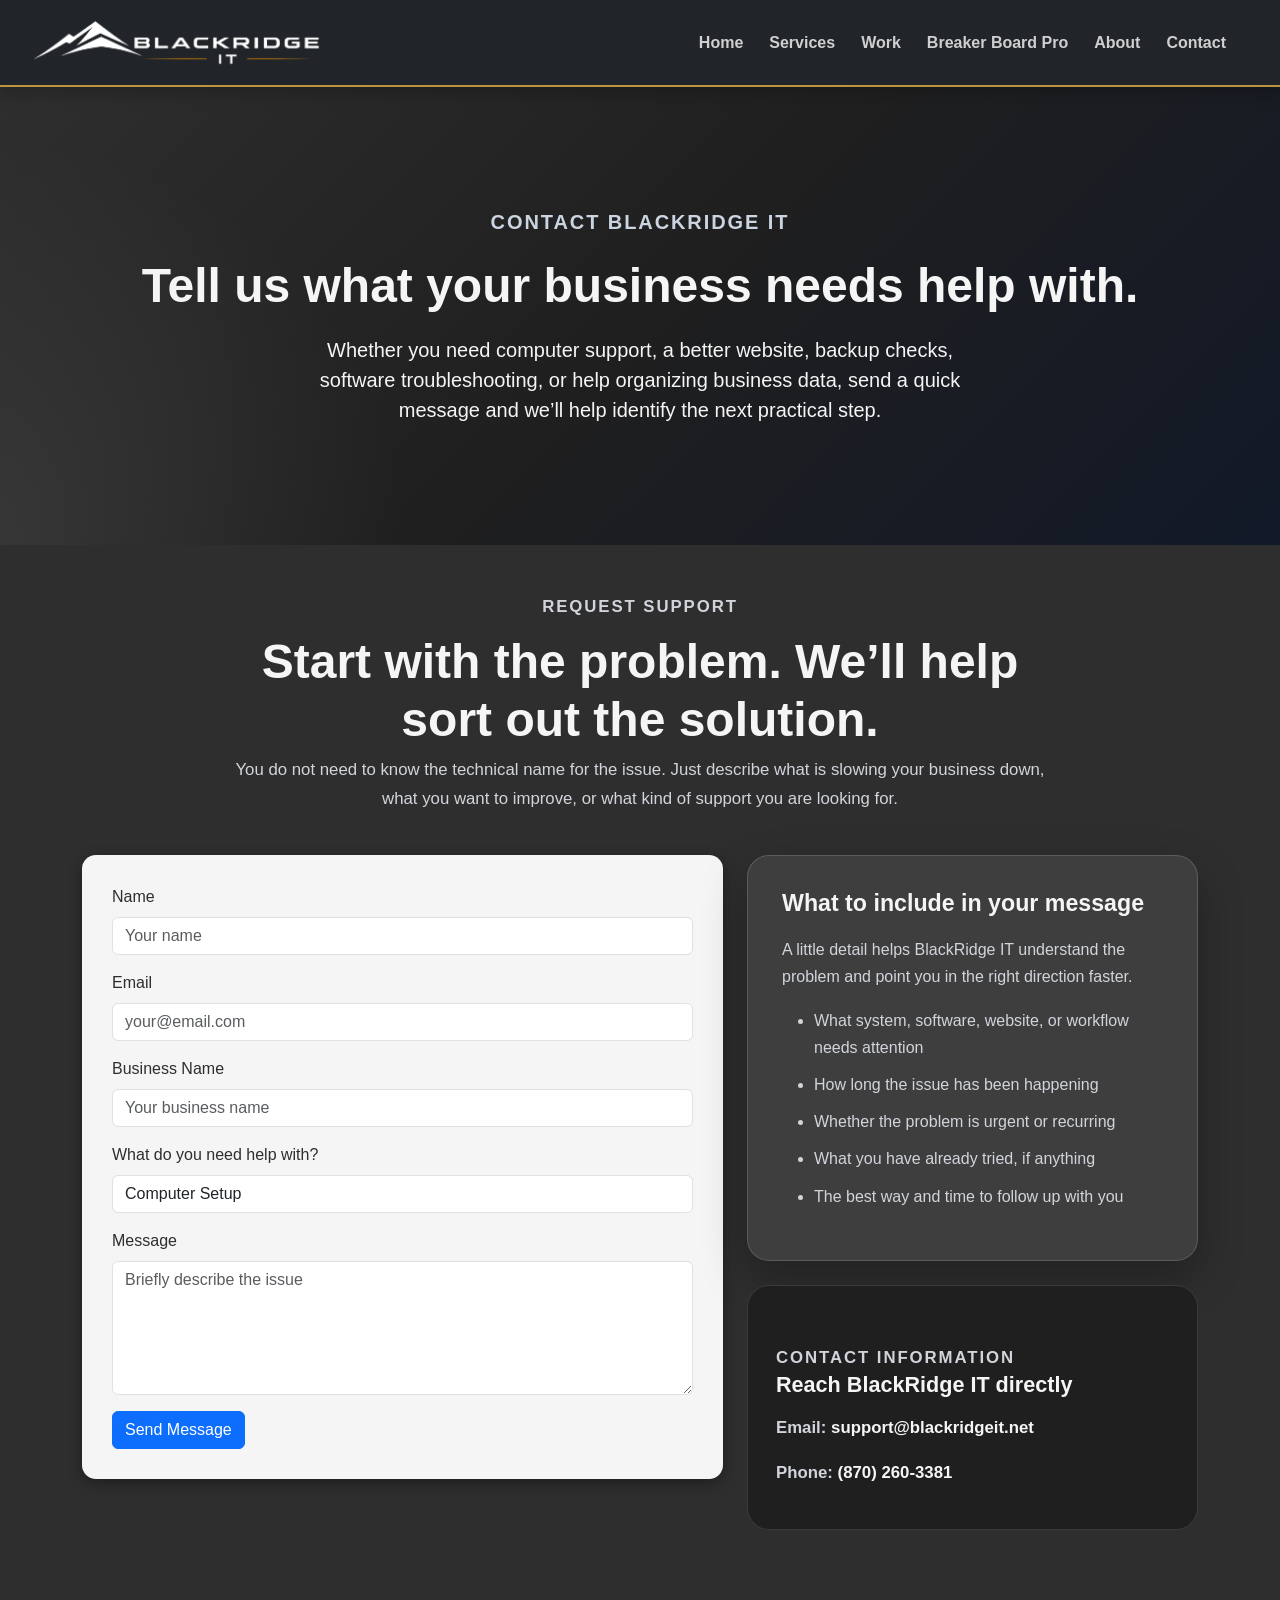
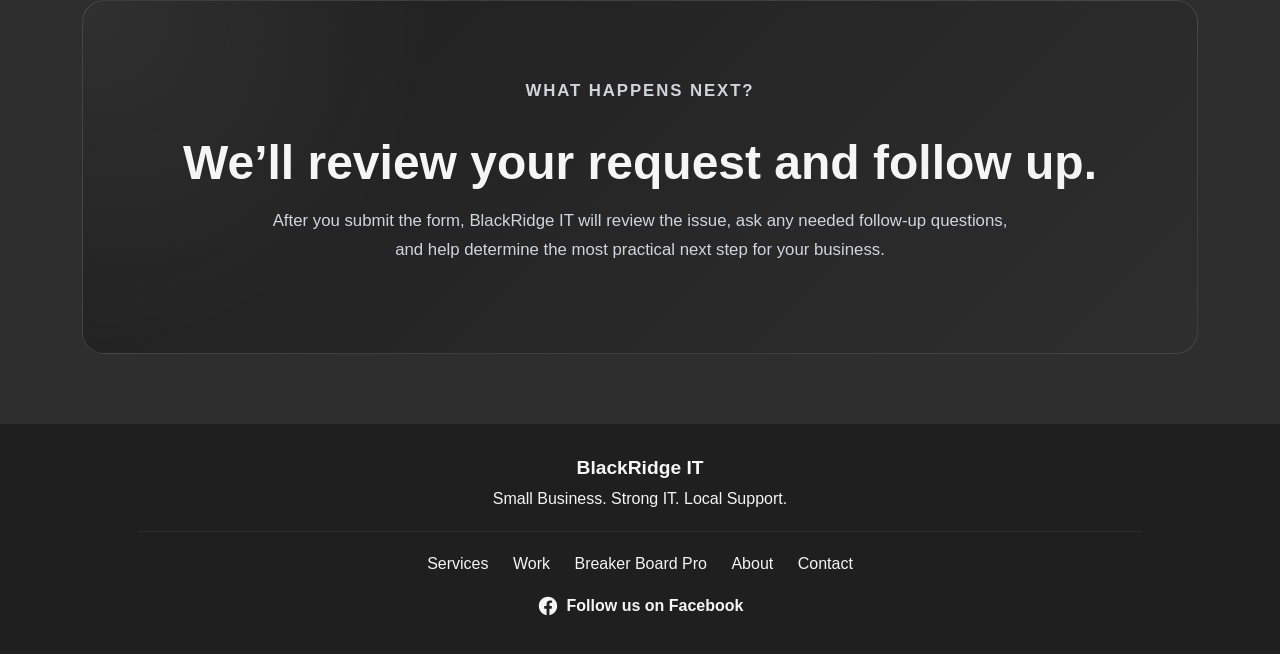
<file: contact.html>
<!DOCTYPE html>

<html lang="en">
    <head>
        <meta charset="utf-8">
        <meta name="viewport" content="width=device-width, initial-scale=1">
        <meta name="description" content="Contact BlackRidge IT for small business computer support, website design, backup checks, software troubleshooting, monthly support, and data organization help.">
        
        <title>Contact | BlackRidge IT</title>
        
        <meta property="og:site_name" content="BlackRidge IT">
        <meta property="og:title" content="BlackRidge IT | Small Business IT Support">
        <meta property="og:description" content="Practical IT support, websites, backups, and data organization for small businesses.">
        <meta property="og:type" content="website">
        <meta property="og:url" content="https://blackridgeit.net/">
        <meta property="og:image" content="https://blackridgeit.net/images/IT_clean_white.png">

        <meta name="twitter:card" content="summary_large_image">
        <meta name="twitter:title" content="BlackRidge IT | Small Business IT Support">
        <meta name="twitter:description" content="Practical IT support, websites, backups, and data organization for small businesses.">
        <meta name="twitter:image" content="https://blackridgeit.net/images/IT_clean_white.png">

        <script type="application/ld+json">
        {
            "@context": "https://schema.org",
            "@type": "LocalBusiness",
            "name": "BlackRidge IT",
            "url": "https://blackridgeit.net/",
            "email": "support@blackridgeit.net",
            "description": "Small business IT support, website design, backup verification, software troubleshooting, and data organization.",
            "areaServed": {
                "@type": "Place",
                "name": "Hot Springs, Arkansas and surrounding areas"
            }
        }
        </script>

        <link href="https://cdn.jsdelivr.net/npm/bootstrap@5.3.8/dist/css/bootstrap.min.css" rel="stylesheet" integrity="sha384-sRIl4kxILFvY47J16cr9ZwB07vP4J8+LH7qKQnuqkuIAvNWLzeN8tE5YBujZqJLB" crossorigin="anonymous">
        <link href="styles/style.css" rel="stylesheet">
        
        <script src="https://cdn.jsdelivr.net/npm/bootstrap@5.3.8/dist/js/bootstrap.bundle.min.js" integrity="sha384-FKyoEForCGlyvwx9Hj09JcYn3nv7wiPVlz7YYwJrWVcXK/BmnVDxM+D2scQbITxI" crossorigin="anonymous"></script>
        <script src="script/script.js" defer></script>

        <link rel="icon" type="image/png" href="images/RidgeMark_White.png">
    </head>

    <body>
        <nav class="navbar navbar-expand-lg navbar-dark bg-dark custom-navbar" aria-label="Primary navigation">
            <div class="container-fluid nav-shell">
                <a class="navbar-brand d-flex align-items-center" href="index.html">
                    <img src="images/IT_clean_white.png" alt="BlackRidge IT" class="navbar-logo">
                </a>

                <button class="navbar-toggler" type="button" data-bs-toggle="collapse" data-bs-target="#navbarNav" aria-controls="navbarNav" aria-expanded="false" aria-label="Toggle navigation">
                    <span class="navbar-toggler-icon"></span>
                </button>

                <div class="collapse navbar-collapse" id="navbarNav">
                    <ul class="navbar-nav ms-auto align-items-center">
                        <li class="nav-item"><a class="nav-link" href="index.html">Home</a></li>
                        <li class="nav-item"><a class="nav-link" href="services.html">Services</a></li>
                        <li class="nav-item"><a class="nav-link" href="work.html">Work</a></li>
                        <li class="nav-item"><a class="nav-link" href="breaker-board-pro.html">Breaker Board Pro</a></li>
                        <li class="nav-item"><a class="nav-link" href="about.html">About</a></li>
                        <li class="nav-item"><a class="nav-link" href="contact.html">Contact</a></li>
                    </ul>
                </div>
            </div>
        </nav>

        <header class="hero-section">
            <div class="container">
                <p class="hero-eyebrow">Contact BlackRidge IT</p>
                <h1>Tell us what your business needs help with.</h1>
                <p>
                    Whether you need computer support, a better website, backup checks, software troubleshooting,
                    or help organizing business data, send a quick message and we’ll help identify the next practical step.
                </p>
            </div>
        </header>

        <main>
            <section class="container my-5">
                <div class="section-heading text-center">
                    <p class="section-eyebrow">Request Support</p>
                    <h2>Start with the problem. We’ll help sort out the solution.</h2>
                    <p>
                        You do not need to know the technical name for the issue. Just describe what is slowing your business down,
                        what you want to improve, or what kind of support you are looking for.
                    </p>
                </div>

                <div class="row align-items-start">
                    <div class="col-lg-7 mb-4 mb-lg-0">
                        <form name="contact" method="POST" data-netlify="true" netlify-honeypot="bot-field" class="contact-form" action="/thank-you.html">
                            <input type="hidden" name="form-name" value="contact">

                            <p class="hidden">
                                <label>
                                    Don't fill this out if you're human:
                                    <input name="bot-field">
                                </label>
                            </p>

                            <div class="mb-3">
                                <label for="name" class="form-label">Name</label>
                                <input type="text" id="name" name="name" class="form-control" placeholder="Your name" required>
                            </div>

                            <div class="mb-3">
                                <label for="email" class="form-label">Email</label>
                                <input type="email" id="email" name="email" class="form-control" placeholder="your@email.com" required>
                            </div>

                            <div class="mb-3">
                                <label for="business" class="form-label">Business Name</label>
                                <input type="text" id="business" name="business" class="form-control" placeholder="Your business name">
                            </div>

                            <div class="mb-3">
                                <label for="service" class="form-label">What do you need help with?</label>
                                <select id="service" name="service" class="form-control">
                                    <option value="Computer Setup">Computer Setup</option>
                                    <option value="Backup Check">Backup Check</option>
                                    <option value="Software Troubleshooting">Software Troubleshooting</option>
                                    <option value="Monthly Support">Monthly Support</option>
                                    <option value="Website Design">Website Design</option>
                                    <option value="Data Support">Data Support</option>
                                    <option value="Other">Other</option>
                                </select>
                            </div>

                            <div class="mb-3">
                                <label for="message" class="form-label">Message</label>
                                <textarea id="message" name="message" class="form-control" rows="5" placeholder="Briefly describe the issue" required></textarea>
                            </div>

                            <button type="submit" class="btn btn-primary">Send Message</button>
                        </form>
                    </div>

                    <div class="col-lg-5">
                        <div class="service-detail-card">
                            <h3>What to include in your message</h3>
                            <p>
                                A little detail helps BlackRidge IT understand the problem and point you in the right direction faster.
                            </p>
                            <ul>
                                <li>What system, software, website, or workflow needs attention</li>
                                <li>How long the issue has been happening</li>
                                <li>Whether the problem is urgent or recurring</li>
                                <li>What you have already tried, if anything</li>
                                <li>The best way and time to follow up with you</li>
                            </ul>
                        </div>

                        <div class="help-box contact-help-box">
                            <p class="section-eyebrow">Contact Information</p>
                            <h3>Reach BlackRidge IT directly</h3>

                            <p>
                                <strong>Email:</strong>
                                <a href="mailto:support@blackridgeit.net">support@blackridgeit.net</a>
                            </p>

                            <p>
                                <strong>Phone:</strong>
                                <a href="tel:8702603381">(870) 260-3381</a>
                            </p>
                        </div>
                    </div>
                </div>
            </section>

            <section class="container">
                <div class="cta-section text-center">
                    <p class="section-eyebrow">What Happens Next?</p>
                    <h2>We’ll review your request and follow up.</h2>
                    <p>
                        After you submit the form, BlackRidge IT will review the issue, ask any needed follow-up questions,
                        and help determine the most practical next step for your business.
                    </p>
                </div>
            </section>
        </main>

        <footer class="site-footer">
            <div class="container">
                <p class="footer-brand">BlackRidge IT</p>
                <p>Small Business. Strong IT. Local Support.</p>

                <hr class="footer-line">

                <p class="footer-links">
                    <a href="services.html">Services</a>
                    <a href="work.html">Work</a>
                    <a href="breaker-board-pro.html">Breaker Board Pro</a>
                    <a href="about.html">About</a>
                    <a href="contact.html">Contact</a>
                </p>

                <p class="social-links">
                    <a href="https://www.facebook.com/share/1aUnyzbkw2/?mibextid=wwXlfr" target="_blank" rel="noopener noreferrer" aria-label="Visit BlackRidge IT on Facebook">
                        <svg class="social-icon" xmlns="http://www.w3.org/2000/svg" viewBox="0 0 24 24" aria-hidden="true">
                            <path d="M22 12.06C22 6.48 17.52 2 11.94 2S2 6.48 2 12.06c0 5.02 3.66 9.19 8.44 9.94v-7.03H7.9v-2.91h2.54V9.84c0-2.51 1.49-3.89 3.77-3.89 1.09 0 2.23.19 2.23.19v2.45h-1.25c-1.24 0-1.62.77-1.62 1.56v1.87h2.76l-.44 2.91h-2.32V22c4.78-.75 8.43-4.92 8.43-9.94z"/>
                        </svg>
                        Follow us on Facebook
                    </a>
                </p>
            </div>
        </footer>
    </body>
</html>
</file>
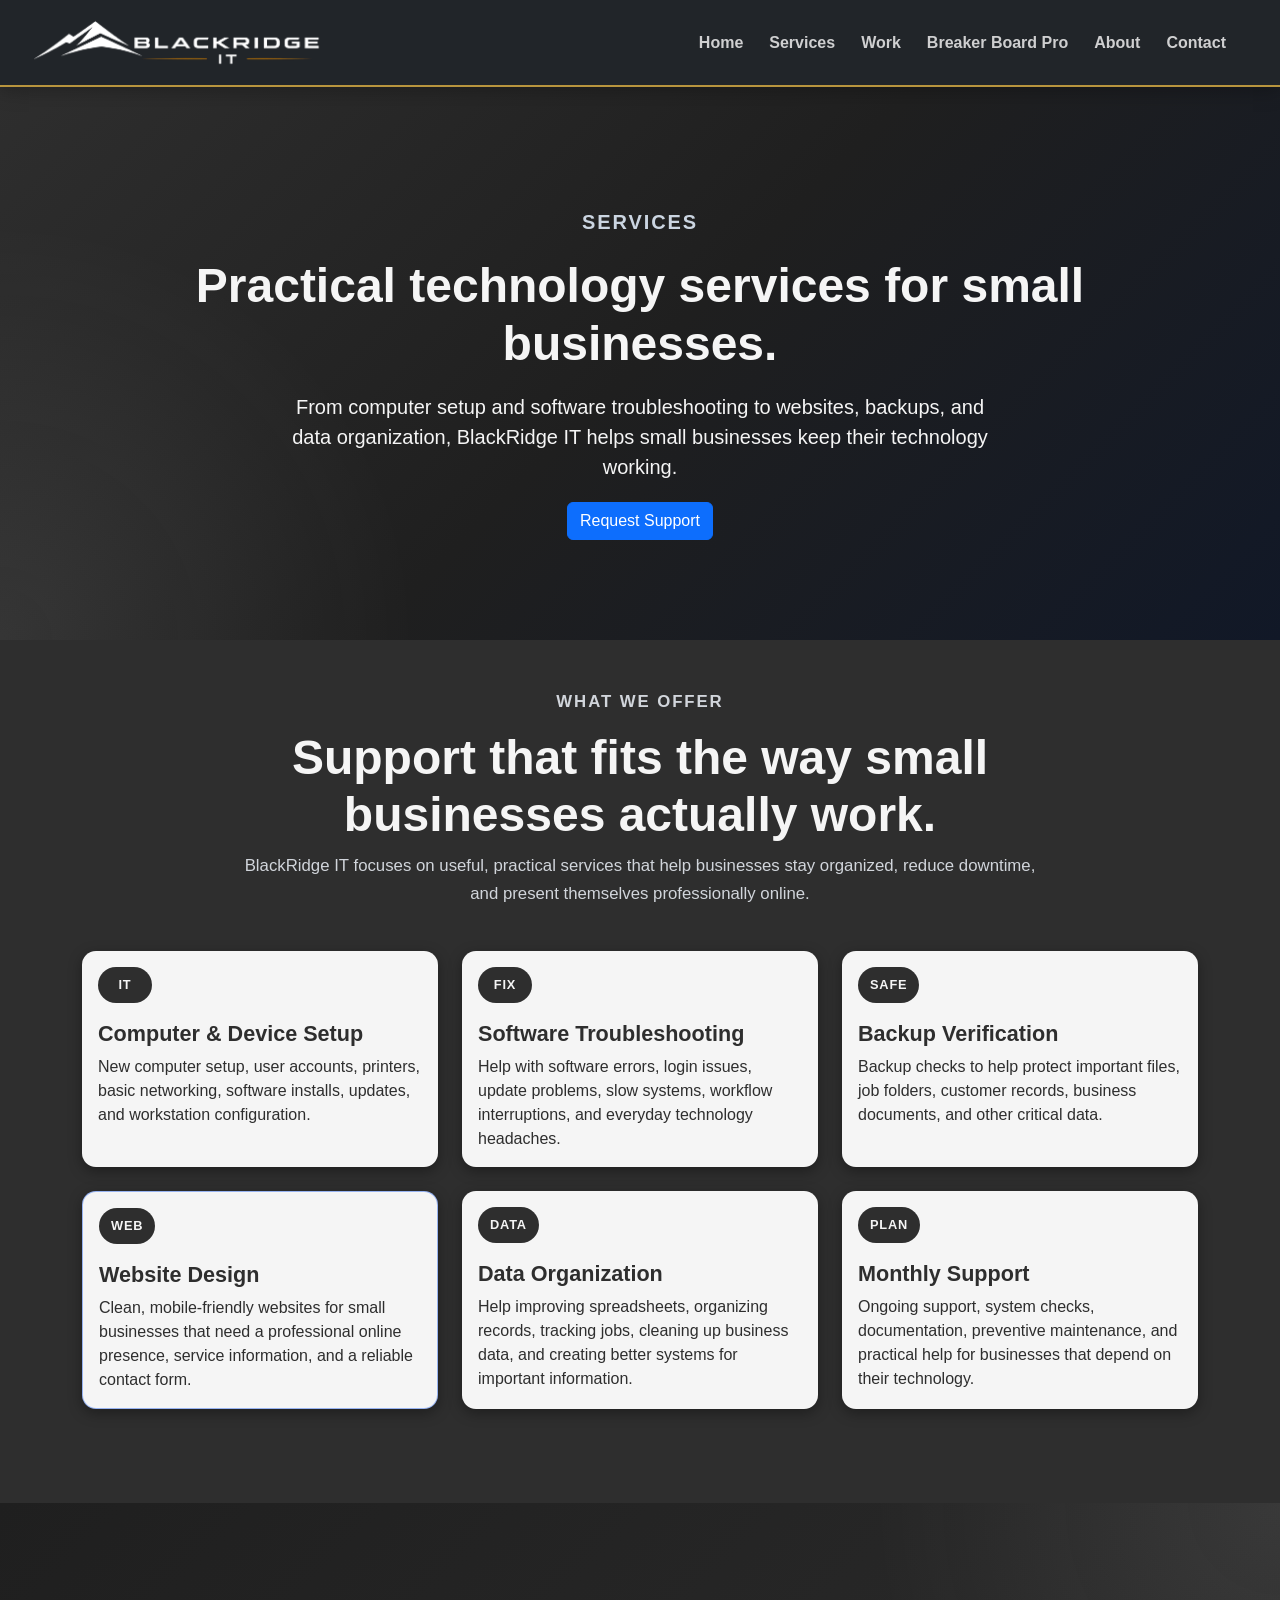
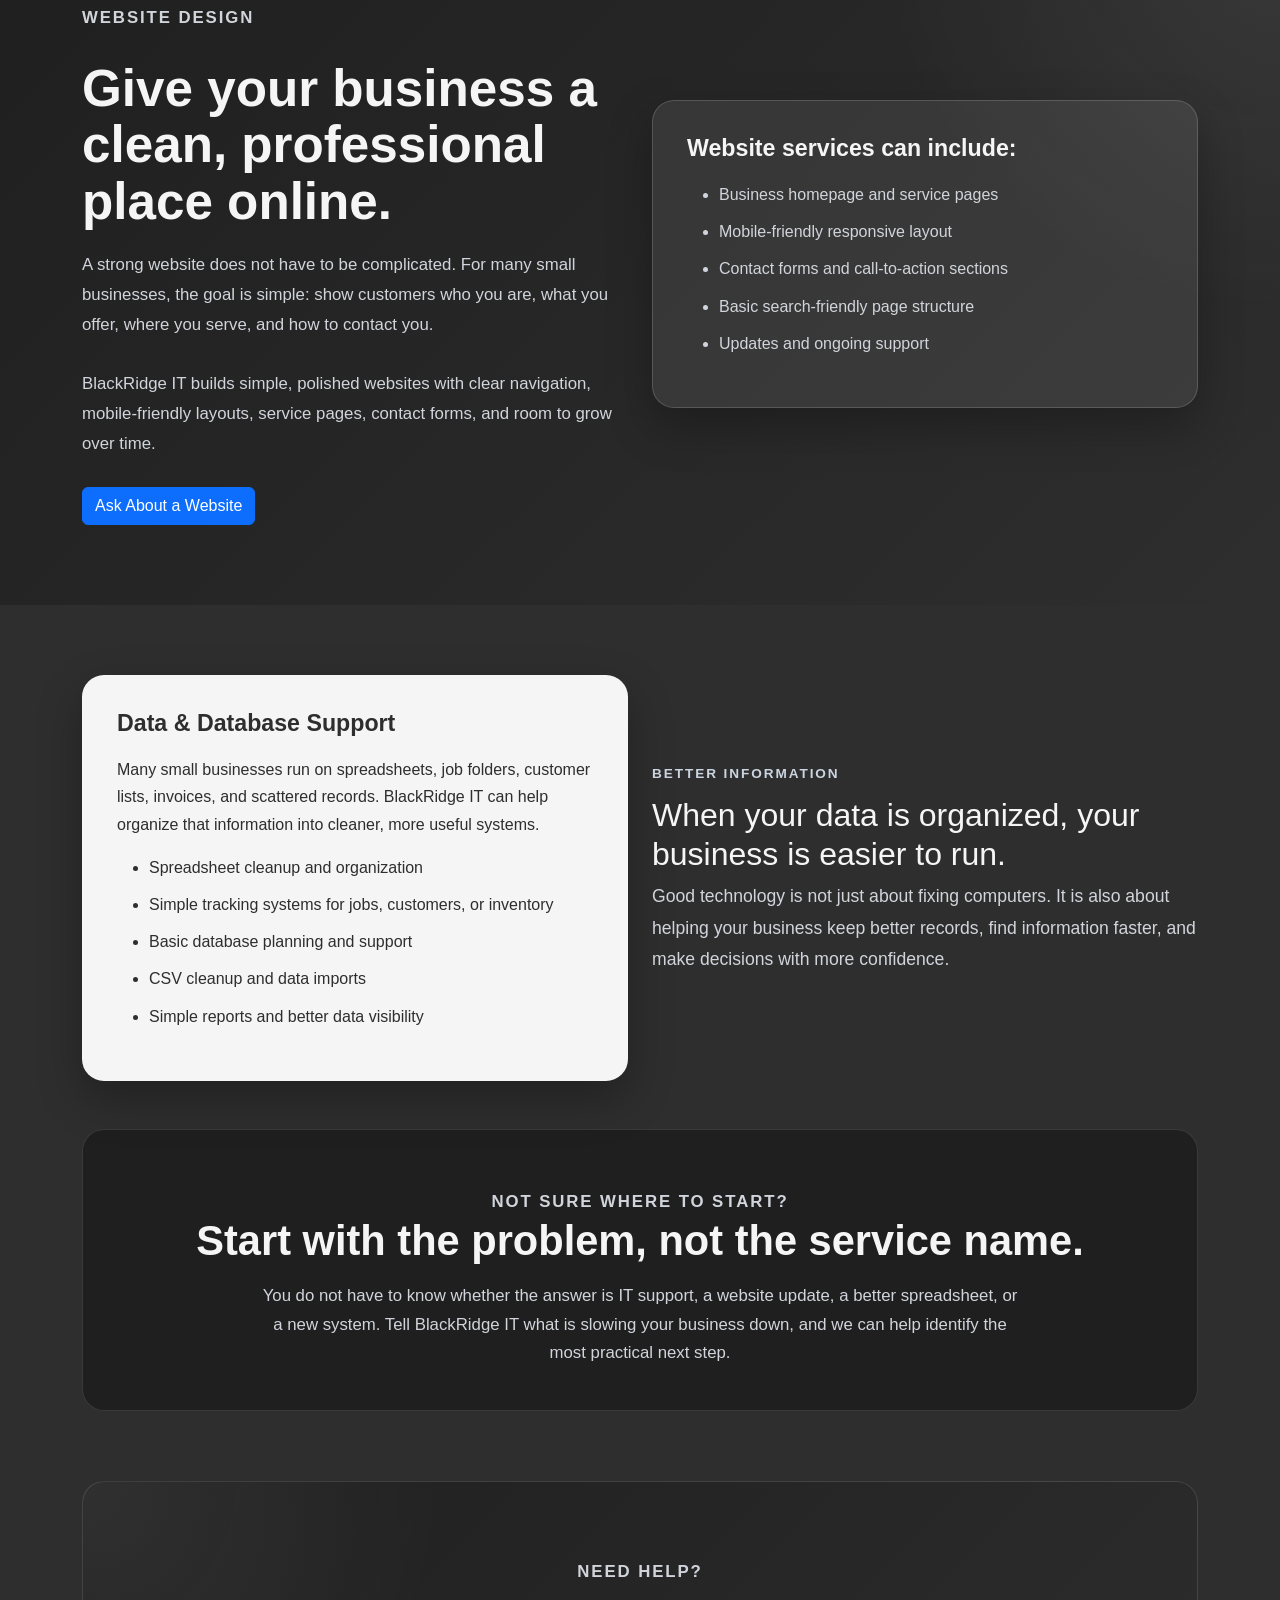
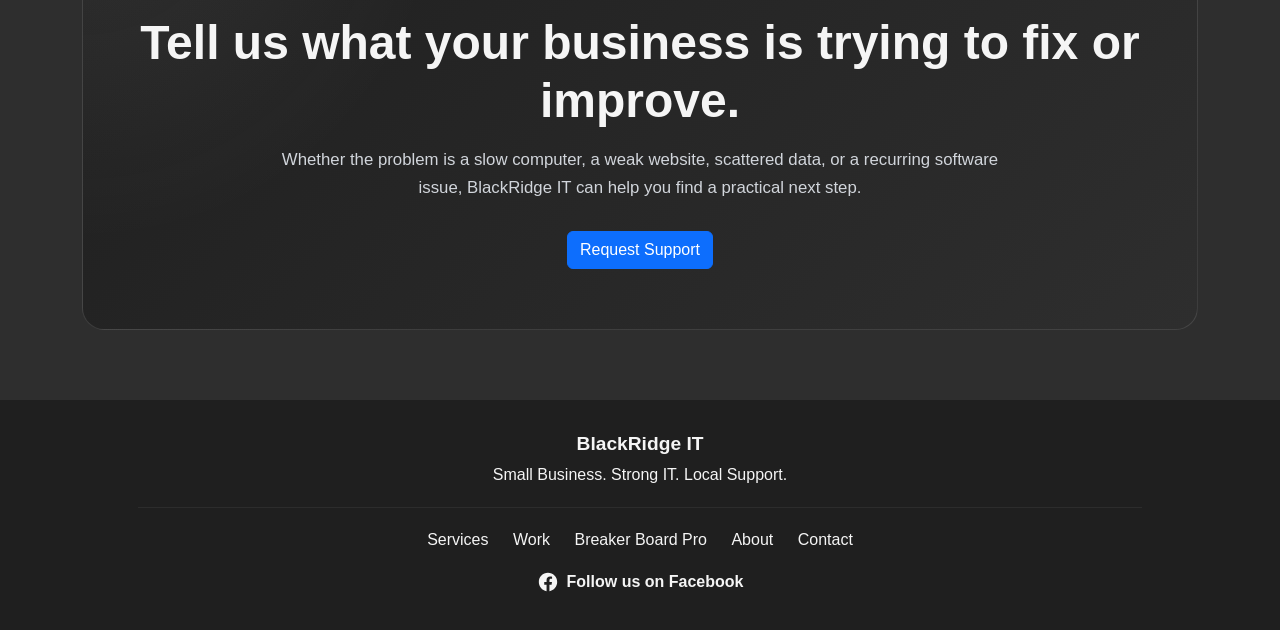
<file: services.html>
<!DOCTYPE html>

<html lang="en">
    <head>
        <meta charset="utf-8">
        <meta name="viewport" content="width=device-width, initial-scale=1">
        <meta name="description" content="Explore BlackRidge IT services including computer setup, software troubleshooting, backup verification, website design, monthly support, and data organization for small businesses.">
        
        <title>Services | BlackRidge IT</title>

        <meta property="og:site_name" content="BlackRidge IT">
        <meta property="og:title" content="BlackRidge IT | Small Business IT Support">
        <meta property="og:description" content="Practical IT support, websites, backups, and data organization for small businesses.">
        <meta property="og:type" content="website">
        <meta property="og:url" content="https://blackridgeit.net/">
        <meta property="og:image" content="https://blackridgeit.net/images/IT_clean_white.png">

        <meta name="twitter:card" content="summary_large_image">
        <meta name="twitter:title" content="BlackRidge IT | Small Business IT Support">
        <meta name="twitter:description" content="Practical IT support, websites, backups, and data organization for small businesses.">
        <meta name="twitter:image" content="https://blackridgeit.net/images/IT_clean_white.png">

        <script type="application/ld+json">
        {
            "@context": "https://schema.org",
            "@type": "LocalBusiness",
            "name": "BlackRidge IT",
            "url": "https://blackridgeit.net/",
            "email": "support@blackridgeit.net",
            "description": "Small business IT support, website design, backup verification, software troubleshooting, and data organization.",
            "areaServed": {
                "@type": "Place",
                "name": "Hot Springs, Arkansas and surrounding areas"
            }
        }
        </script>

        <link href="https://cdn.jsdelivr.net/npm/bootstrap@5.3.8/dist/css/bootstrap.min.css" rel="stylesheet" integrity="sha384-sRIl4kxILFvY47J16cr9ZwB07vP4J8+LH7qKQnuqkuIAvNWLzeN8tE5YBujZqJLB" crossorigin="anonymous">
        <link href="styles/style.css" rel="stylesheet">
        
        <script src="https://cdn.jsdelivr.net/npm/bootstrap@5.3.8/dist/js/bootstrap.bundle.min.js" integrity="sha384-FKyoEForCGlyvwx9Hj09JcYn3nv7wiPVlz7YYwJrWVcXK/BmnVDxM+D2scQbITxI" crossorigin="anonymous"></script>
        <script src="script/script.js" defer></script>

        <link rel="icon" type="image/png" href="images/RidgeMark_White.png">
    </head>

    <body>
        <nav class="navbar navbar-expand-lg navbar-dark bg-dark custom-navbar" aria-label="Primary navigation">
            <div class="container-fluid nav-shell">
                <a class="navbar-brand d-flex align-items-center" href="index.html">
                    <img src="images/IT_clean_white.png" alt="BlackRidge IT" class="navbar-logo">
                </a>

                <button class="navbar-toggler" type="button" data-bs-toggle="collapse" data-bs-target="#navbarNav" aria-controls="navbarNav" aria-expanded="false" aria-label="Toggle navigation">
                    <span class="navbar-toggler-icon"></span>
                </button>

                <div class="collapse navbar-collapse" id="navbarNav">
                    <ul class="navbar-nav ms-auto align-items-center">
                        <li class="nav-item"><a class="nav-link" href="index.html">Home</a></li>
                        <li class="nav-item"><a class="nav-link" href="services.html">Services</a></li>
                        <li class="nav-item"><a class="nav-link" href="work.html">Work</a></li>
                        <li class="nav-item"><a class="nav-link" href="breaker-board-pro.html">Breaker Board Pro</a></li>
                        <li class="nav-item"><a class="nav-link" href="about.html">About</a></li>
                        <li class="nav-item"><a class="nav-link" href="contact.html">Contact</a></li>
                    </ul>
                </div>
            </div>
        </nav>

        <header class="hero-section">
            <div class="container">
                <p class="hero-eyebrow">Services</p>
                <h1>Practical technology services for small businesses.</h1>
                <p>
                    From computer setup and software troubleshooting to websites, backups, and data organization,
                    BlackRidge IT helps small businesses keep their technology working.
                </p>
                <a href="contact.html" class="btn btn-primary">Request Support</a>
            </div>
        </header>

        <main>
            <section class="container my-5">
                <div class="section-heading text-center">
                    <p class="section-eyebrow">What We Offer</p>
                    <h2>Support that fits the way small businesses actually work.</h2>
                    <p>
                        BlackRidge IT focuses on useful, practical services that help businesses stay organized,
                        reduce downtime, and present themselves professionally online.
                    </p>
                </div>

                <div class="row">
                    <div class="col-lg-4 mb-4">
                        <div class="card service-card premium-service-card h-100">
                            <div class="card-body">
                                <div class="service-icon">IT</div>
                                <h3 class="card-title">Computer & Device Setup</h3>
                                <p class="card-text">
                                    New computer setup, user accounts, printers, basic networking, software installs,
                                    updates, and workstation configuration.
                                </p>
                            </div>
                        </div>
                    </div>

                    <div class="col-lg-4 mb-4">
                        <div class="card service-card premium-service-card h-100">
                            <div class="card-body">
                                <div class="service-icon">FIX</div>
                                <h3 class="card-title">Software Troubleshooting</h3>
                                <p class="card-text">
                                    Help with software errors, login issues, update problems, slow systems,
                                    workflow interruptions, and everyday technology headaches.
                                </p>
                            </div>
                        </div>
                    </div>

                    <div class="col-lg-4 mb-4">
                        <div class="card service-card premium-service-card h-100">
                            <div class="card-body">
                                <div class="service-icon">SAFE</div>
                                <h3 class="card-title">Backup Verification</h3>
                                <p class="card-text">
                                    Backup checks to help protect important files, job folders, customer records,
                                    business documents, and other critical data.
                                </p>
                            </div>
                        </div>
                    </div>

                    <div class="col-lg-4 mb-4">
                        <div class="card service-card premium-service-card h-100 featured-card">
                            <div class="card-body">
                                <div class="service-icon">WEB</div>
                                <h3 class="card-title">Website Design</h3>
                                <p class="card-text">
                                    Clean, mobile-friendly websites for small businesses that need a professional online presence,
                                    service information, and a reliable contact form.
                                </p>
                            </div>
                        </div>
                    </div>

                    <div class="col-lg-4 mb-4">
                        <div class="card service-card premium-service-card h-100">
                            <div class="card-body">
                                <div class="service-icon">DATA</div>
                                <h3 class="card-title">Data Organization</h3>
                                <p class="card-text">
                                    Help improving spreadsheets, organizing records, tracking jobs, cleaning up business data,
                                    and creating better systems for important information.
                                </p>
                            </div>
                        </div>
                    </div>

                    <div class="col-lg-4 mb-4">
                        <div class="card service-card premium-service-card h-100">
                            <div class="card-body">
                                <div class="service-icon">PLAN</div>
                                <h3 class="card-title">Monthly Support</h3>
                                <p class="card-text">
                                    Ongoing support, system checks, documentation, preventive maintenance,
                                    and practical help for businesses that depend on their technology.
                                </p>
                            </div>
                        </div>
                    </div>
                </div>
            </section>

            <section class="website-feature-section">
                <div class="container">
                    <div class="row align-items-center">
                        <div class="col-lg-6 mb-4 mb-lg-0">
                            <p class="section-eyebrow">Website Design</p>
                            <h2>Give your business a clean, professional place online.</h2>
                            <p>
                                A strong website does not have to be complicated. For many small businesses,
                                the goal is simple: show customers who you are, what you offer, where you serve,
                                and how to contact you.
                            </p>
                            <p>
                                BlackRidge IT builds simple, polished websites with clear navigation, mobile-friendly layouts,
                                service pages, contact forms, and room to grow over time.
                            </p>
                            <a href="contact.html" class="btn btn-primary">Ask About a Website</a>
                        </div>

                        <div class="col-lg-6">
                            <div class="service-detail-card">
                                <h3>Website services can include:</h3>
                                <ul>
                                    <li>Business homepage and service pages</li>
                                    <li>Mobile-friendly responsive layout</li>
                                    <li>Contact forms and call-to-action sections</li>
                                    <li>Basic search-friendly page structure</li>
                                    <li>Updates and ongoing support</li>
                                </ul>
                            </div>
                        </div>
                    </div>
                </div>
            </section>

            <section class="container my-5">
                <div class="row align-items-center">
                    <div class="col-lg-6 mb-4 mb-lg-0">
                        <div class="service-detail-card light-card">
                            <h3>Data & Database Support</h3>
                            <p>
                                Many small businesses run on spreadsheets, job folders, customer lists, invoices,
                                and scattered records. BlackRidge IT can help organize that information into cleaner,
                                more useful systems.
                            </p>
                            <ul>
                                <li>Spreadsheet cleanup and organization</li>
                                <li>Simple tracking systems for jobs, customers, or inventory</li>
                                <li>Basic database planning and support</li>
                                <li>CSV cleanup and data imports</li>
                                <li>Simple reports and better data visibility</li>
                            </ul>
                        </div>
                    </div>

                    <div class="col-lg-6">
                        <p class="section-eyebrow">Better Information</p>
                        <h2>When your data is organized, your business is easier to run.</h2>
                        <p class="large-copy">
                            Good technology is not just about fixing computers. It is also about helping your business
                            keep better records, find information faster, and make decisions with more confidence.
                        </p>
                    </div>
                </div>
            </section>

            <section class="container my-5">
                <div class="help-box text-center">
                    <p class="section-eyebrow">Not Sure Where to Start?</p>
                    <h2>Start with the problem, not the service name.</h2>
                    <p>
                        You do not have to know whether the answer is IT support, a website update, a better spreadsheet,
                        or a new system. Tell BlackRidge IT what is slowing your business down, and we can help identify
                        the most practical next step.
                    </p>
                </div>
            </section>

            <section class="container">
                <div class="cta-section text-center">
                    <p class="section-eyebrow">Need Help?</p>
                    <h2>Tell us what your business is trying to fix or improve.</h2>
                    <p>
                        Whether the problem is a slow computer, a weak website, scattered data, or a recurring software issue,
                        BlackRidge IT can help you find a practical next step.
                    </p>
                    <a href="contact.html" class="btn btn-primary">Request Support</a>
                </div>
            </section>
        </main>

        <footer class="site-footer">
            <div class="container">
                <p class="footer-brand">BlackRidge IT</p>
                <p>Small Business. Strong IT. Local Support.</p>

                <hr class="footer-line">

                <p class="footer-links">
                    <a href="services.html">Services</a>
                    <a href="work.html">Work</a>
                    <a href="breaker-board-pro.html">Breaker Board Pro</a>
                    <a href="about.html">About</a>
                    <a href="contact.html">Contact</a>
                </p>

                <p class="social-links">
                    <a href="https://www.facebook.com/share/1aUnyzbkw2/?mibextid=wwXlfr" target="_blank" rel="noopener noreferrer" aria-label="Visit BlackRidge IT on Facebook">
                        <svg class="social-icon" xmlns="http://www.w3.org/2000/svg" viewBox="0 0 24 24" aria-hidden="true">
                            <path d="M22 12.06C22 6.48 17.52 2 11.94 2S2 6.48 2 12.06c0 5.02 3.66 9.19 8.44 9.94v-7.03H7.9v-2.91h2.54V9.84c0-2.51 1.49-3.89 3.77-3.89 1.09 0 2.23.19 2.23.19v2.45h-1.25c-1.24 0-1.62.77-1.62 1.56v1.87h2.76l-.44 2.91h-2.32V22c4.78-.75 8.43-4.92 8.43-9.94z"/>
                        </svg>
                        Follow us on Facebook
                    </a>
                </p>
            </div>
        </footer>
    </body>
</html>
</file>
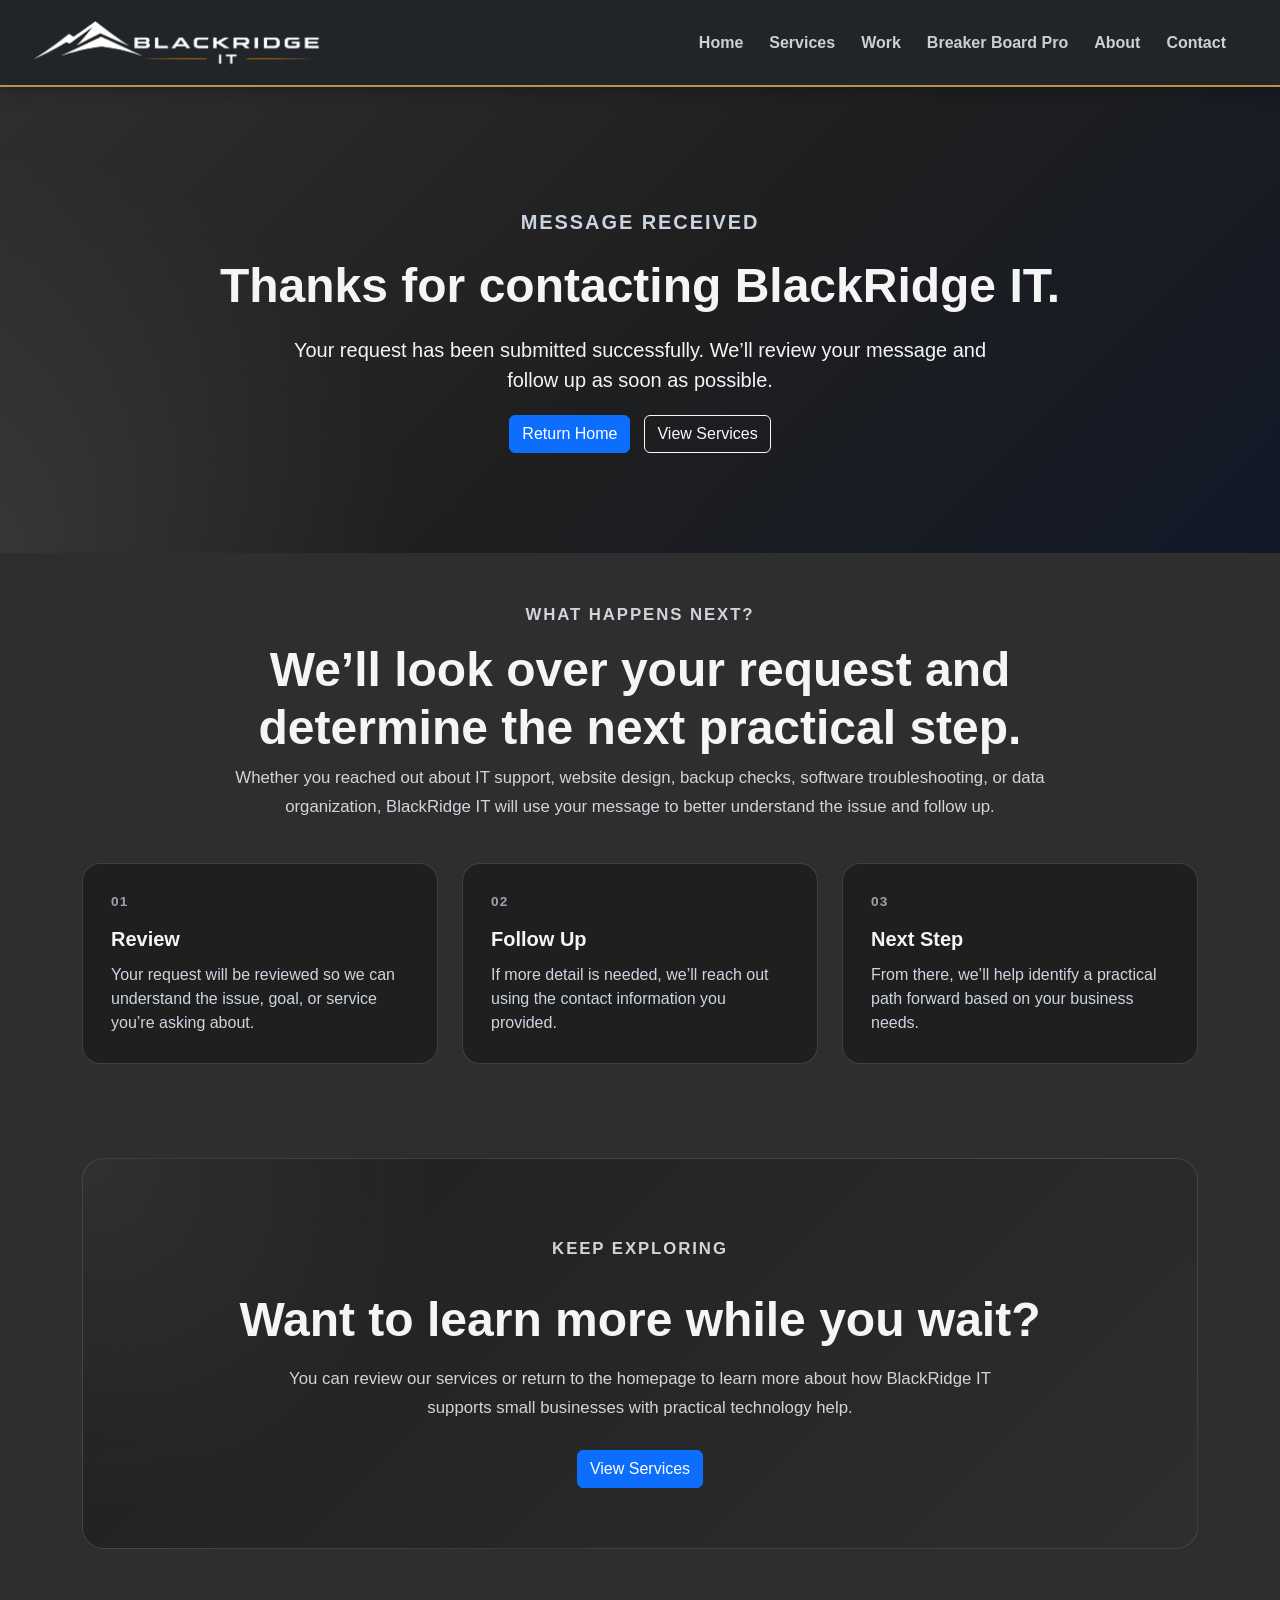
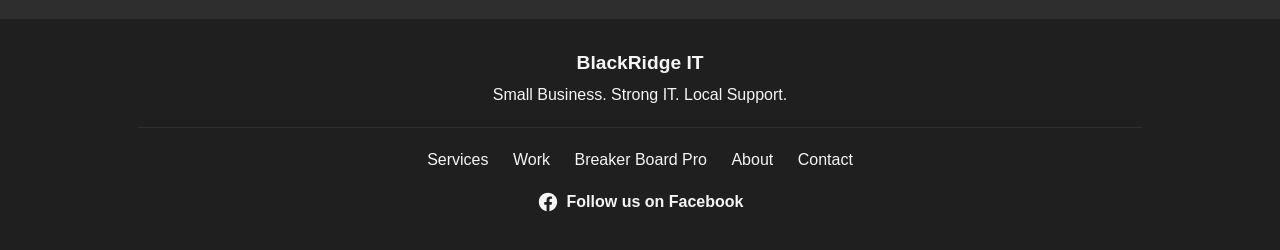
<file: thank-you.html>
<!DOCTYPE html>

<html lang="en">
    <head>
        <meta charset="utf-8">
        <meta name="viewport" content="width=device-width, initial-scale=1">
        <title>Thank You! | BlackRidge IT</title>

        <link href="https://cdn.jsdelivr.net/npm/bootstrap@5.3.8/dist/css/bootstrap.min.css" rel="stylesheet" integrity="sha384-sRIl4kxILFvY47J16cr9ZwB07vP4J8+LH7qKQnuqkuIAvNWLzeN8tE5YBujZqJLB" crossorigin="anonymous">
        <link href="styles/style.css" rel="stylesheet">
        
        <script src="https://cdn.jsdelivr.net/npm/bootstrap@5.3.8/dist/js/bootstrap.bundle.min.js" integrity="sha384-FKyoEForCGlyvwx9Hj09JcYn3nv7wiPVlz7YYwJrWVcXK/BmnVDxM+D2scQbITxI" crossorigin="anonymous"></script>
        <script src="script/script.js" defer></script>

        <link rel="icon" type="image/png" href="images/RidgeMark_White.png">
    </head>

    <body>
        <nav class="navbar navbar-expand-lg navbar-dark bg-dark custom-navbar" aria-label="Primary navigation">
            <div class="container-fluid nav-shell">
                <a class="navbar-brand d-flex align-items-center" href="index.html">
                    <img src="images/IT_clean_white.png" alt="BlackRidge IT" class="navbar-logo">
                </a>

                <button class="navbar-toggler" type="button" data-bs-toggle="collapse" data-bs-target="#navbarNav" aria-controls="navbarNav" aria-expanded="false" aria-label="Toggle navigation">
                    <span class="navbar-toggler-icon"></span>
                </button>

                <div class="collapse navbar-collapse" id="navbarNav">
                    <ul class="navbar-nav ms-auto align-items-center">
                        <li class="nav-item"><a class="nav-link" href="index.html">Home</a></li>
                        <li class="nav-item"><a class="nav-link" href="services.html">Services</a></li>
                        <li class="nav-item"><a class="nav-link" href="work.html">Work</a></li>
                        <li class="nav-item"><a class="nav-link" href="breaker-board-pro.html">Breaker Board Pro</a></li>
                        <li class="nav-item"><a class="nav-link" href="about.html">About</a></li>
                        <li class="nav-item"><a class="nav-link" href="contact.html">Contact</a></li>
                    </ul>
                </div>
            </div>
        </nav>

        <header class="hero-section">
            <div class="container">
                <p class="hero-eyebrow">Message Received</p>
                <h1>Thanks for contacting BlackRidge IT.</h1>
                <p>
                    Your request has been submitted successfully. We’ll review your message and follow up
                    as soon as possible.
                </p>

                <div class="hero-buttons justify-content-center">
                    <a href="index.html" class="btn btn-primary">Return Home</a>
                    <a href="services.html" class="btn btn-outline-light">View Services</a>
                </div>
            </div>
        </header>

        <main>
            <section class="container my-5">
                <div class="section-heading text-center">
                    <p class="section-eyebrow">What Happens Next?</p>
                    <h2>We’ll look over your request and determine the next practical step.</h2>
                    <p>
                        Whether you reached out about IT support, website design, backup checks, software troubleshooting,
                        or data organization, BlackRidge IT will use your message to better understand the issue and follow up.
                    </p>
                </div>

                <div class="row">
                    <div class="col-md-4 mb-4">
                        <div class="process-step">
                            <span class="step-number">01</span>
                            <h3>Review</h3>
                            <p>
                                Your request will be reviewed so we can understand the issue, goal, or service you’re asking about.
                            </p>
                        </div>
                    </div>

                    <div class="col-md-4 mb-4">
                        <div class="process-step">
                            <span class="step-number">02</span>
                            <h3>Follow Up</h3>
                            <p>
                                If more detail is needed, we’ll reach out using the contact information you provided.
                            </p>
                        </div>
                    </div>

                    <div class="col-md-4 mb-4">
                        <div class="process-step">
                            <span class="step-number">03</span>
                            <h3>Next Step</h3>
                            <p>
                                From there, we’ll help identify a practical path forward based on your business needs.
                            </p>
                        </div>
                    </div>
                </div>
            </section>

            <section class="container">
                <div class="cta-section text-center">
                    <p class="section-eyebrow">Keep Exploring</p>
                    <h2>Want to learn more while you wait?</h2>
                    <p>
                        You can review our services or return to the homepage to learn more about how BlackRidge IT supports
                        small businesses with practical technology help.
                    </p>
                    <a href="services.html" class="btn btn-primary">View Services</a>
                </div>
            </section>
        </main>
        
        <footer class="site-footer">
            <div class="container">
                <p class="footer-brand">BlackRidge IT</p>
                <p>Small Business. Strong IT. Local Support.</p>

                <hr class="footer-line">

                <p class="footer-links">
                    <a href="services.html">Services</a>
                    <a href="work.html">Work</a>
                    <a href="breaker-board-pro.html">Breaker Board Pro</a>
                    <a href="about.html">About</a>
                    <a href="contact.html">Contact</a>
                </p>

                <p class="social-links">
                    <a href="https://www.facebook.com/share/1aUnyzbkw2/?mibextid=wwXlfr" target="_blank" rel="noopener noreferrer" aria-label="Visit BlackRidge IT on Facebook">
                        <svg class="social-icon" xmlns="http://www.w3.org/2000/svg" viewBox="0 0 24 24" aria-hidden="true">
                            <path d="M22 12.06C22 6.48 17.52 2 11.94 2S2 6.48 2 12.06c0 5.02 3.66 9.19 8.44 9.94v-7.03H7.9v-2.91h2.54V9.84c0-2.51 1.49-3.89 3.77-3.89 1.09 0 2.23.19 2.23.19v2.45h-1.25c-1.24 0-1.62.77-1.62 1.56v1.87h2.76l-.44 2.91h-2.32V22c4.78-.75 8.43-4.92 8.43-9.94z"/>
                        </svg>
                        Follow us on Facebook
                    </a>
                </p>
            </div>
        </footer>
    </body>

</html>
</file>
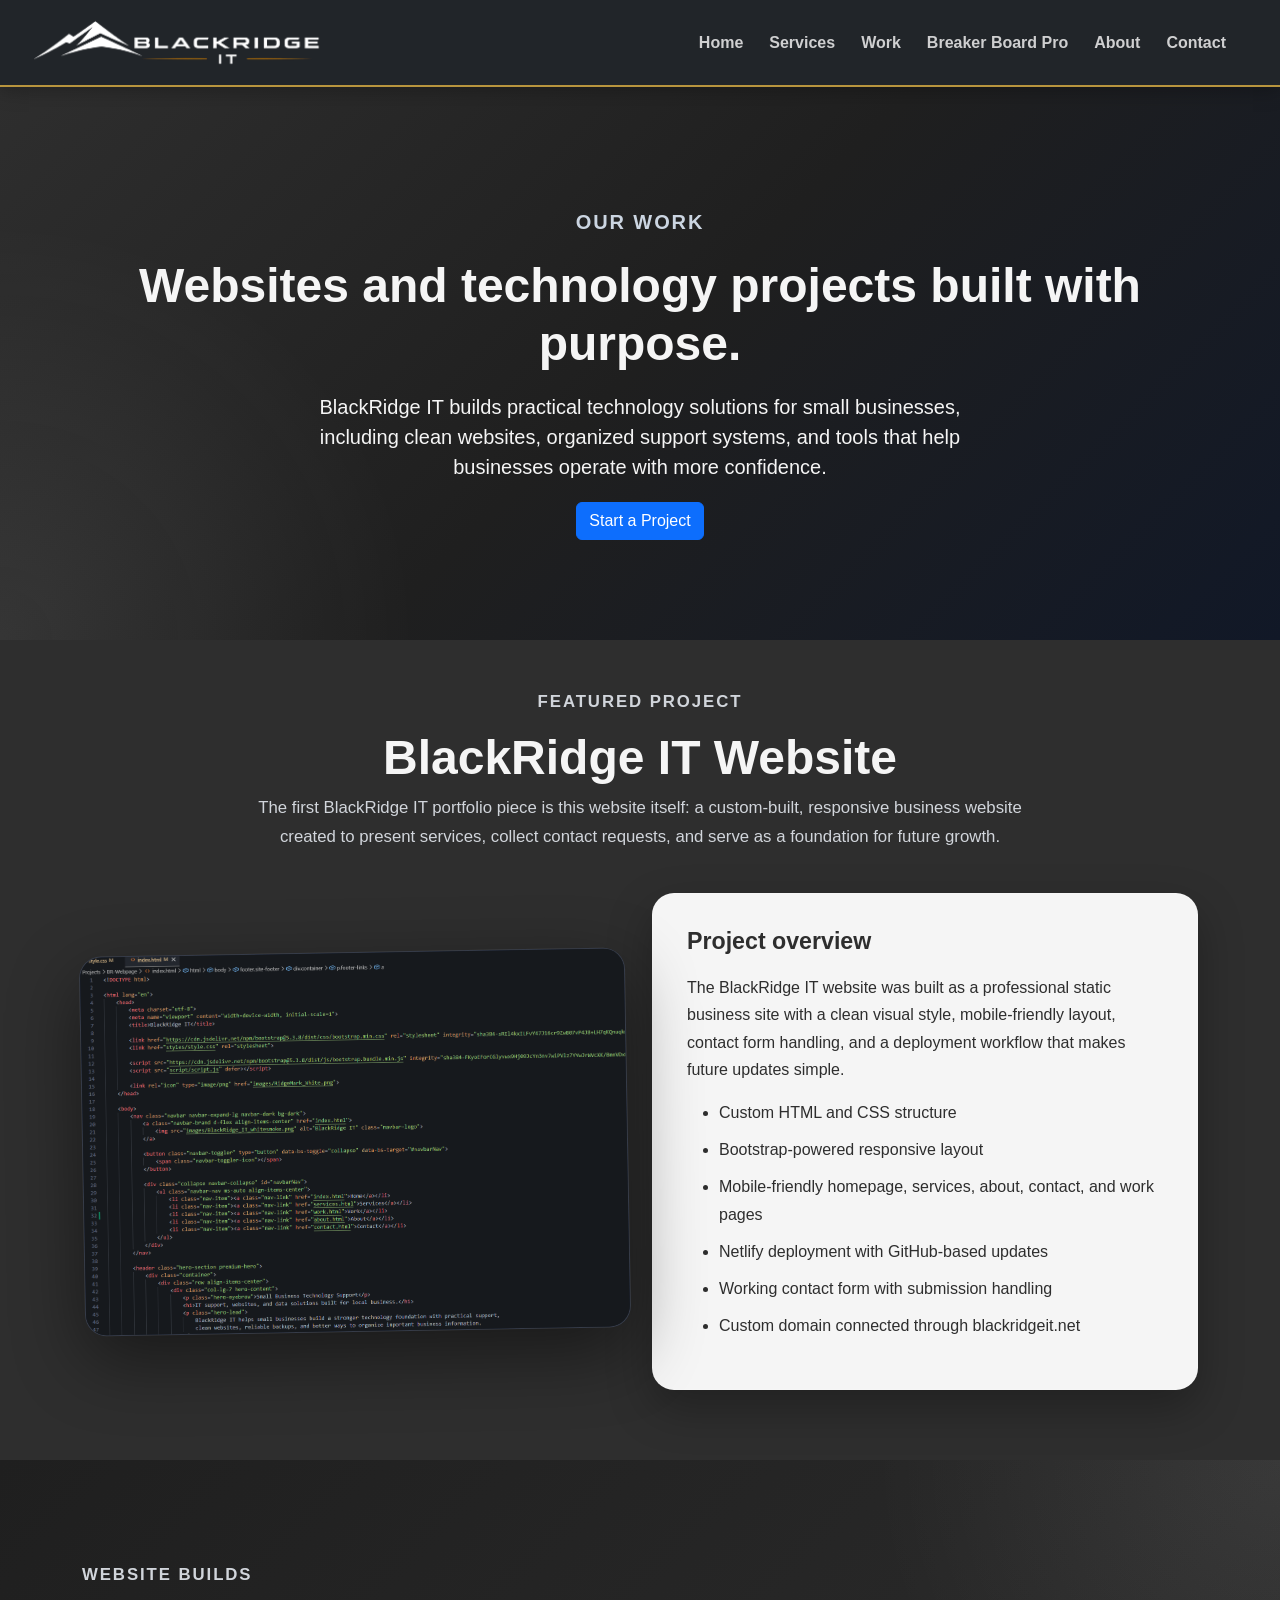
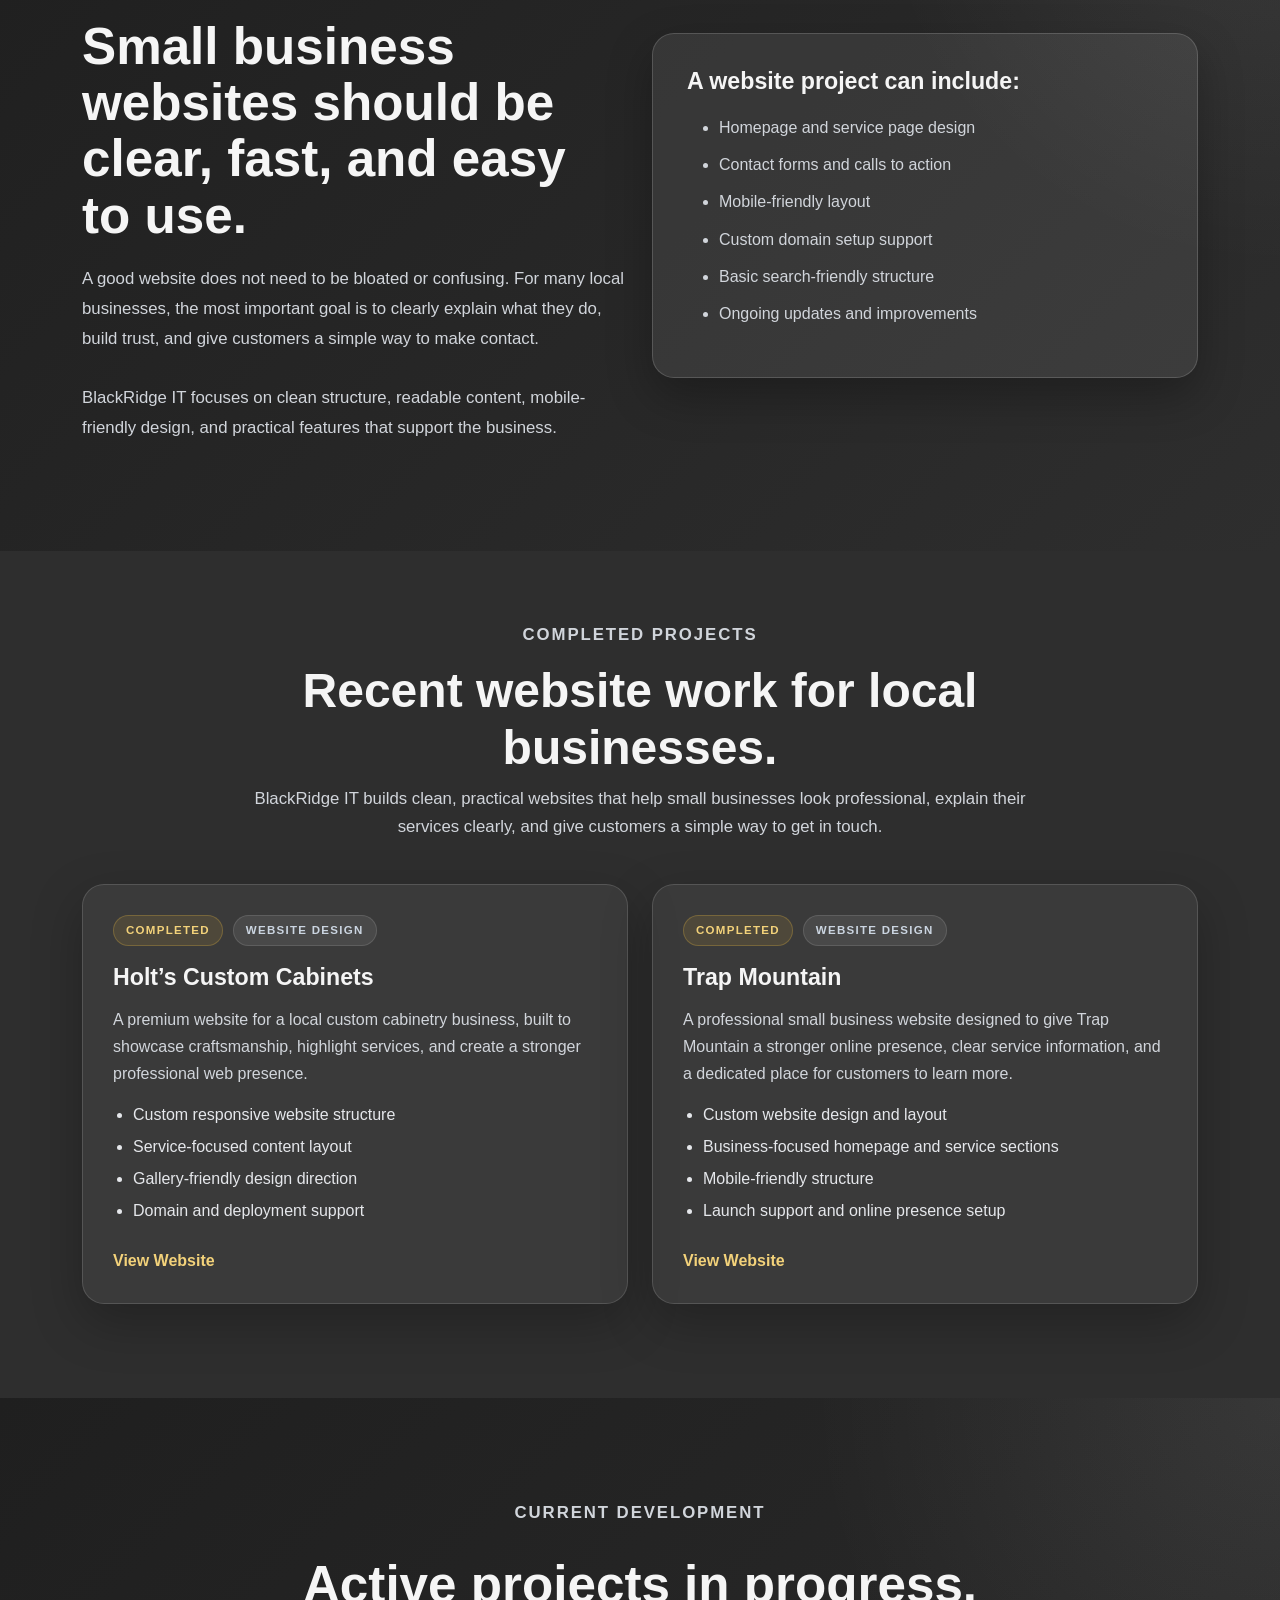
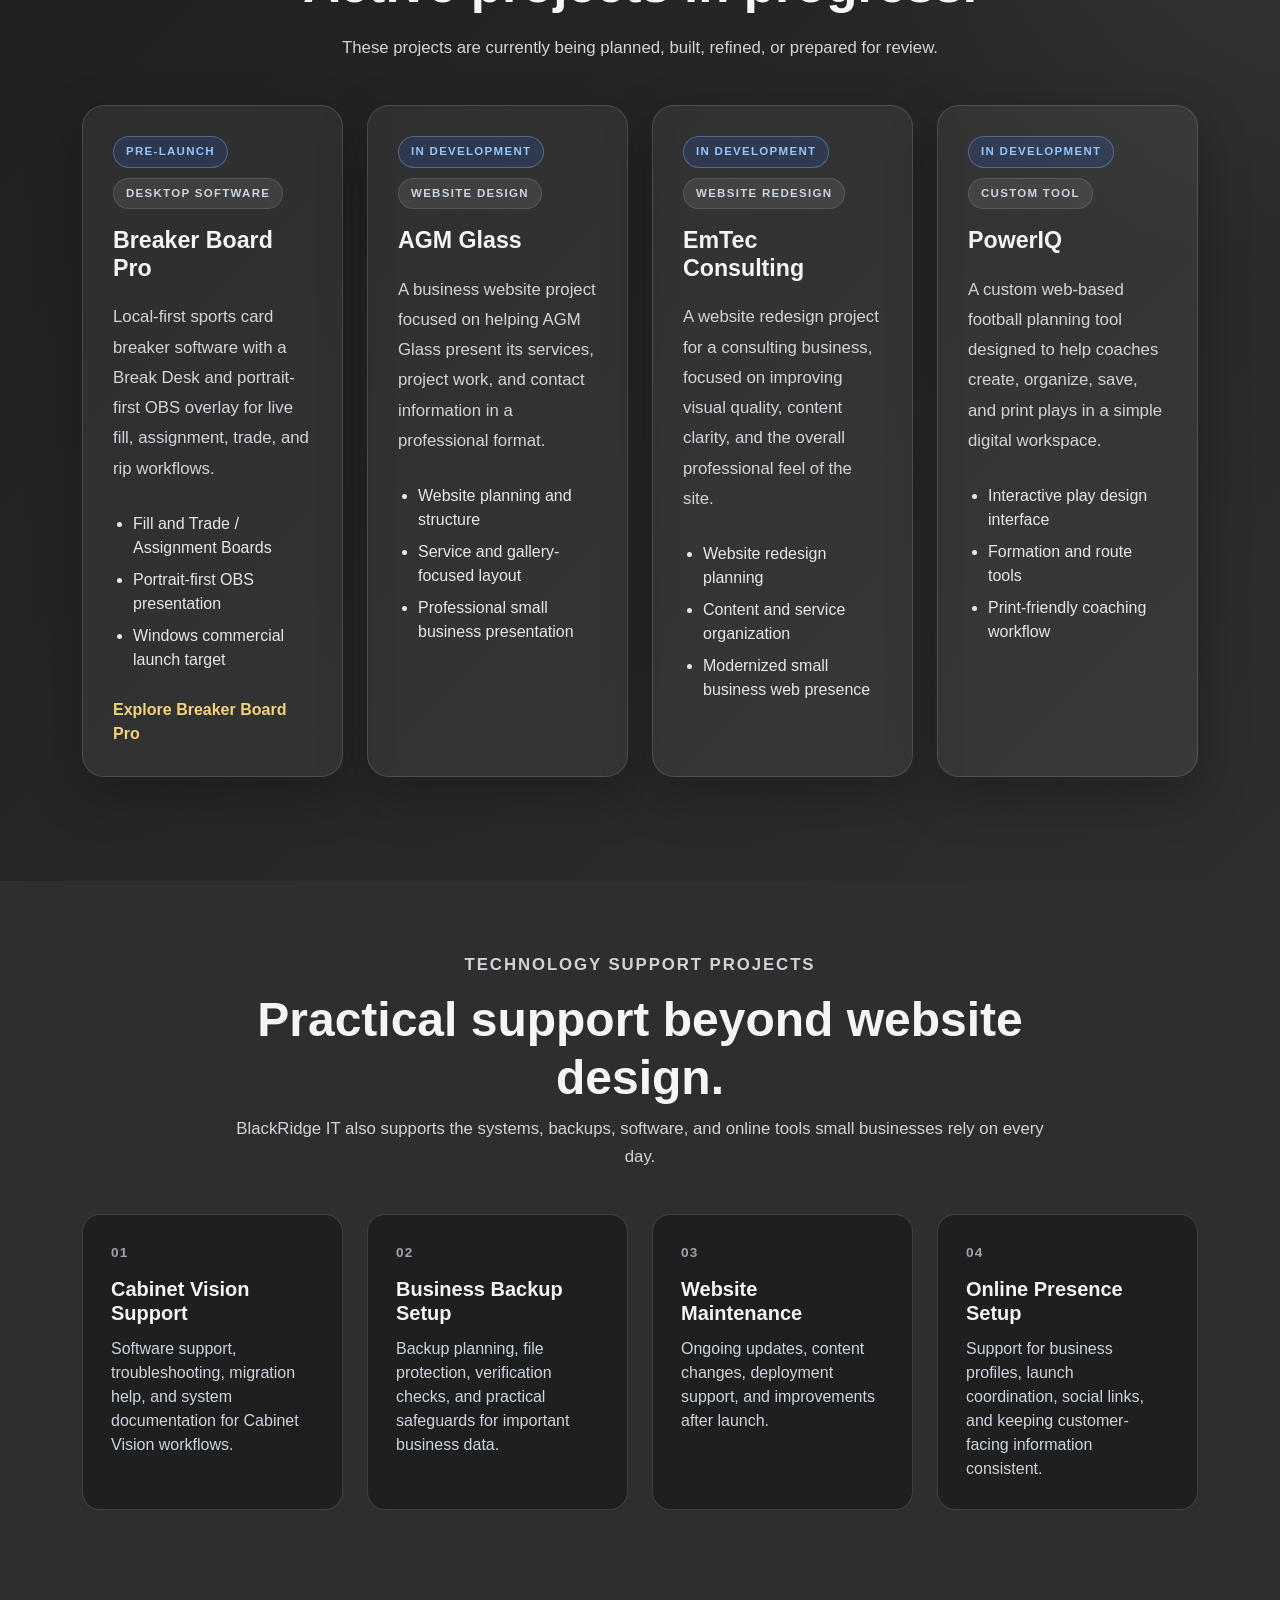
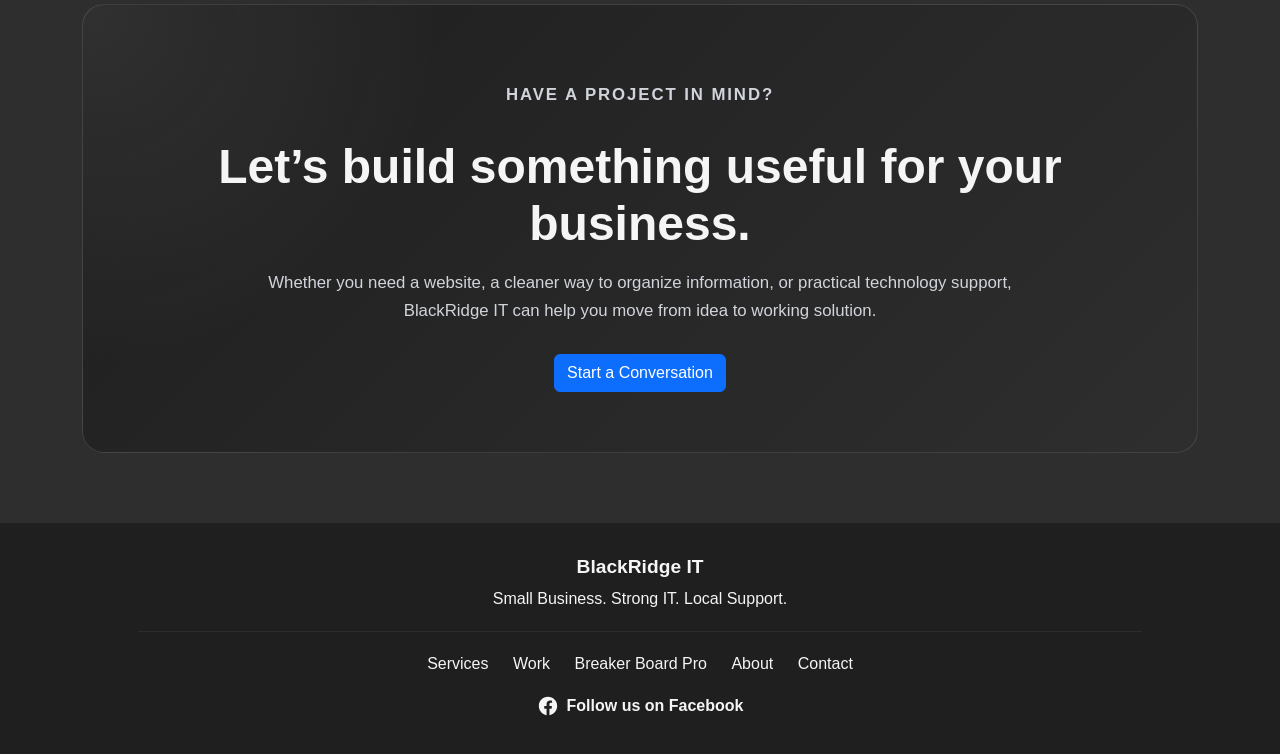
<file: work.html>
<!DOCTYPE html>

<html lang="en">
    <head>
        <meta charset="utf-8">
        <meta name="viewport" content="width=device-width, initial-scale=1">
        <meta name="description" content="View BlackRidge IT website and technology projects, including custom static websites, responsive design, Netlify deployment, contact forms, and small business technology solutions.">
        
        <title>Work | BlackRidge IT</title>
        
        <meta property="og:site_name" content="BlackRidge IT">
        <meta property="og:title" content="BlackRidge IT | Small Business IT Support">
        <meta property="og:description" content="Practical IT support, websites, backups, and data organization for small businesses.">
        <meta property="og:type" content="website">
        <meta property="og:url" content="https://blackridgeit.net/">
        <meta property="og:image" content="https://blackridgeit.net/images/IT_clean_white.png">

        <meta name="twitter:card" content="summary_large_image">
        <meta name="twitter:title" content="BlackRidge IT | Small Business IT Support">
        <meta name="twitter:description" content="Practical IT support, websites, backups, and data organization for small businesses.">
        <meta name="twitter:image" content="https://blackridgeit.net/images/IT_clean_white.png">

        <script type="application/ld+json">
        {
            "@context": "https://schema.org",
            "@type": "LocalBusiness",
            "name": "BlackRidge IT",
            "url": "https://blackridgeit.net/",
            "email": "support@blackridgeit.net",
            "description": "Small business IT support, website design, backup verification, software troubleshooting, and data organization.",
            "areaServed": {
                "@type": "Place",
                "name": "Hot Springs, Arkansas and surrounding areas"
            }
        }
        </script>

        <link href="https://cdn.jsdelivr.net/npm/bootstrap@5.3.8/dist/css/bootstrap.min.css" rel="stylesheet" integrity="sha384-sRIl4kxILFvY47J16cr9ZwB07vP4J8+LH7qKQnuqkuIAvNWLzeN8tE5YBujZqJLB" crossorigin="anonymous">
        <link href="styles/style.css" rel="stylesheet">
        
        <script src="https://cdn.jsdelivr.net/npm/bootstrap@5.3.8/dist/js/bootstrap.bundle.min.js" integrity="sha384-FKyoEForCGlyvwx9Hj09JcYn3nv7wiPVlz7YYwJrWVcXK/BmnVDxM+D2scQbITxI" crossorigin="anonymous"></script>
        <script src="script/script.js" defer></script>

        <link rel="icon" type="image/png" href="images/RidgeMark_White.png">
    </head>

    <body>
        <nav class="navbar navbar-expand-lg navbar-dark bg-dark custom-navbar" aria-label="Primary navigation">
            <div class="container-fluid nav-shell">
                <a class="navbar-brand d-flex align-items-center" href="index.html">
                    <img src="images/IT_clean_white.png" alt="BlackRidge IT" class="navbar-logo">
                </a>

                <button class="navbar-toggler" type="button" data-bs-toggle="collapse" data-bs-target="#navbarNav" aria-controls="navbarNav" aria-expanded="false" aria-label="Toggle navigation">
                    <span class="navbar-toggler-icon"></span>
                </button>

                <div class="collapse navbar-collapse" id="navbarNav">
                    <ul class="navbar-nav ms-auto align-items-center">
                        <li class="nav-item"><a class="nav-link" href="index.html">Home</a></li>
                        <li class="nav-item"><a class="nav-link" href="services.html">Services</a></li>
                        <li class="nav-item"><a class="nav-link" href="work.html">Work</a></li>
                        <li class="nav-item"><a class="nav-link" href="breaker-board-pro.html">Breaker Board Pro</a></li>
                        <li class="nav-item"><a class="nav-link" href="about.html">About</a></li>
                        <li class="nav-item"><a class="nav-link" href="contact.html">Contact</a></li>
                    </ul>
                </div>
            </div>
        </nav>

        <header class="hero-section">
            <div class="container">
                <p class="hero-eyebrow">Our Work</p>
                <h1>Websites and technology projects built with purpose.</h1>
                <p>
                    BlackRidge IT builds practical technology solutions for small businesses, including clean websites,
                    organized support systems, and tools that help businesses operate with more confidence.
                </p>
                <a href="contact.html" class="btn btn-primary">Start a Project</a>
            </div>
        </header>

        <main>
            <section class="container my-5">
                <div class="section-heading text-center">
                    <p class="section-eyebrow">Featured Project</p>
                    <h2>BlackRidge IT Website</h2>
                    <p>
                        The first BlackRidge IT portfolio piece is this website itself: a custom-built, responsive business
                        website created to present services, collect contact requests, and serve as a foundation for future growth.
                    </p>
                </div>

                <div class="row align-items-center">
                    <div class="col-lg-6 mb-4 mb-lg-0">
                        <div class="work-image-card">
                            <img src="images/blackridge-code-preview.png" alt="BlackRidge IT website code preview">
                        </div>
                    </div>

                    <div class="col-lg-6">
                        <div class="service-detail-card light-card">
                            <h3>Project overview</h3>
                            <p>
                                The BlackRidge IT website was built as a professional static business site with a clean visual style,
                                mobile-friendly layout, contact form handling, and a deployment workflow that makes future updates simple.
                            </p>

                            <ul>
                                <li>Custom HTML and CSS structure</li>
                                <li>Bootstrap-powered responsive layout</li>
                                <li>Mobile-friendly homepage, services, about, contact, and work pages</li>
                                <li>Netlify deployment with GitHub-based updates</li>
                                <li>Working contact form with submission handling</li>
                                <li>Custom domain connected through blackridgeit.net</li>
                            </ul>
                        </div>
                    </div>
                </div>
            </section>

            <section class="website-feature-section">
                <div class="container">
                    <div class="row align-items-center">
                        <div class="col-lg-6 mb-4 mb-lg-0">
                            <p class="section-eyebrow">Website Builds</p>
                            <h2>Small business websites should be clear, fast, and easy to use.</h2>
                            <p>
                                A good website does not need to be bloated or confusing. For many local businesses,
                                the most important goal is to clearly explain what they do, build trust, and give customers
                                a simple way to make contact.
                            </p>
                            <p>
                                BlackRidge IT focuses on clean structure, readable content, mobile-friendly design,
                                and practical features that support the business.
                            </p>
                        </div>

                        <div class="col-lg-6">
                            <div class="service-detail-card">
                                <h3>A website project can include:</h3>
                                <ul>
                                    <li>Homepage and service page design</li>
                                    <li>Contact forms and calls to action</li>
                                    <li>Mobile-friendly layout</li>
                                    <li>Custom domain setup support</li>
                                    <li>Basic search-friendly structure</li>
                                    <li>Ongoing updates and improvements</li>
                                </ul>
                            </div>
                        </div>
                    </div>
                </div>
            </section>

            <section class="container my-5">
                <div class="section-heading text-center">
                    <p class="section-eyebrow">Completed Projects</p>
                    <h2>Recent website work for local businesses.</h2>
                    <p>
                        BlackRidge IT builds clean, practical websites that help small businesses look professional,
                        explain their services clearly, and give customers a simple way to get in touch.
                    </p>
                </div>

                <div class="row">
                    <div class="col-lg-6 mb-4">
                        <div class="project-card h-100">
                            <div class="project-card-top">
                                <span class="project-status">Completed</span>
                                <span class="project-type">Website Design</span>
                            </div>

                            <h3>Holt’s Custom Cabinets</h3>
                            <p>
                                A premium website for a local custom cabinetry business, built to showcase craftsmanship,
                                highlight services, and create a stronger professional web presence.
                            </p>

                            <ul>
                                <li>Custom responsive website structure</li>
                                <li>Service-focused content layout</li>
                                <li>Gallery-friendly design direction</li>
                                <li>Domain and deployment support</li>
                            </ul>

                            <a href="https://www.holtscustomcabinets.com/" class="project-link" target="_blank" rel="noopener noreferrer">
                                View Website
                            </a>
                        </div>
                    </div>

                    <div class="col-lg-6 mb-4">
                        <div class="project-card h-100">
                            <div class="project-card-top">
                                <span class="project-status">Completed</span>
                                <span class="project-type">Website Design</span>
                            </div>

                            <h3>Trap Mountain</h3>
                            <p>
                                A professional small business website designed to give Trap Mountain a stronger online presence,
                                clear service information, and a dedicated place for customers to learn more.
                            </p>

                            <ul>
                                <li>Custom website design and layout</li>
                                <li>Business-focused homepage and service sections</li>
                                <li>Mobile-friendly structure</li>
                                <li>Launch support and online presence setup</li>
                            </ul>

                            <a href="https://trapmountain.com/" class="project-link" target="_blank" rel="noopener noreferrer">
                                View Website
                            </a>
                        </div>
                    </div>
                </div>
            </section>

            <section class="website-feature-section">
                <div class="container">
                    <div class="section-heading text-center">
                        <p class="section-eyebrow">Current Development</p>
                        <h2>Active projects in progress.</h2>
                        <p>
                            These projects are currently being planned, built, refined, or prepared for review.
                        </p>
                    </div>

                    <div class="row">
                        <div class="col-md-6 col-xl-3 mb-4">
                            <div class="project-card h-100">
                                <div class="project-card-top">
                                    <span class="project-status in-progress">Pre-launch</span>
                                    <span class="project-type">Desktop Software</span>
                                </div>

                                <h3>Breaker Board Pro</h3>
                                <p>
                                    Local-first sports card breaker software with a Break Desk and portrait-first OBS overlay for
                                    live fill, assignment, trade, and rip workflows.
                                </p>

                                <ul>
                                    <li>Fill and Trade / Assignment Boards</li>
                                    <li>Portrait-first OBS presentation</li>
                                    <li>Windows commercial launch target</li>
                                </ul>

                                <a href="breaker-board-pro.html" class="project-link">Explore Breaker Board Pro</a>
                            </div>
                        </div>

                        <div class="col-md-6 col-xl-3 mb-4">
                            <div class="project-card h-100">
                                <div class="project-card-top">
                                    <span class="project-status in-progress">In Development</span>
                                    <span class="project-type">Website Design</span>
                                </div>

                                <h3>AGM Glass</h3>
                                <p>
                                    A business website project focused on helping AGM Glass present its services,
                                    project work, and contact information in a professional format.
                                </p>

                                <ul>
                                    <li>Website planning and structure</li>
                                    <li>Service and gallery-focused layout</li>
                                    <li>Professional small business presentation</li>
                                </ul>
                            </div>
                        </div>

                        <div class="col-md-6 col-xl-3 mb-4">
                            <div class="project-card h-100">
                                <div class="project-card-top">
                                    <span class="project-status in-progress">In Development</span>
                                    <span class="project-type">Website Redesign</span>
                                </div>

                                <h3>EmTec Consulting</h3>
                                <p>
                                    A website redesign project for a consulting business, focused on improving visual quality,
                                    content clarity, and the overall professional feel of the site.
                                </p>

                                <ul>
                                    <li>Website redesign planning</li>
                                    <li>Content and service organization</li>
                                    <li>Modernized small business web presence</li>
                                </ul>
                            </div>
                        </div>

                        <div class="col-md-6 col-xl-3 mb-4">
                            <div class="project-card h-100">
                                <div class="project-card-top">
                                    <span class="project-status in-progress">In Development</span>
                                    <span class="project-type">Custom Tool</span>
                                </div>

                                <h3>PowerIQ</h3>
                                <p>
                                    A custom web-based football planning tool designed to help coaches create, organize,
                                    save, and print plays in a simple digital workspace.
                                </p>

                                <ul>
                                    <li>Interactive play design interface</li>
                                    <li>Formation and route tools</li>
                                    <li>Print-friendly coaching workflow</li>
                                </ul>
                            </div>
                        </div>
                    </div>
                </div>
            </section>

            <section class="container my-5">
                <div class="section-heading text-center">
                    <p class="section-eyebrow">Technology Support Projects</p>
                    <h2>Practical support beyond website design.</h2>
                    <p>
                        BlackRidge IT also supports the systems, backups, software, and online tools small businesses rely on every day.
                    </p>
                </div>

                <div class="row">
                    <div class="col-md-6 col-lg-3 mb-4">
                        <div class="process-step h-100">
                            <span class="step-number">01</span>
                            <h3>Cabinet Vision Support</h3>
                            <p>
                                Software support, troubleshooting, migration help, and system documentation for Cabinet Vision workflows.
                            </p>
                        </div>
                    </div>

                    <div class="col-md-6 col-lg-3 mb-4">
                        <div class="process-step h-100">
                            <span class="step-number">02</span>
                            <h3>Business Backup Setup</h3>
                            <p>
                                Backup planning, file protection, verification checks, and practical safeguards for important business data.
                            </p>
                        </div>
                    </div>

                    <div class="col-md-6 col-lg-3 mb-4">
                        <div class="process-step h-100">
                            <span class="step-number">03</span>
                            <h3>Website Maintenance</h3>
                            <p>
                                Ongoing updates, content changes, deployment support, and improvements after launch.
                            </p>
                        </div>
                    </div>

                    <div class="col-md-6 col-lg-3 mb-4">
                        <div class="process-step h-100">
                            <span class="step-number">04</span>
                            <h3>Online Presence Setup</h3>
                            <p>
                                Support for business profiles, launch coordination, social links, and keeping customer-facing information consistent.
                            </p>
                        </div>
                    </div>
                </div>
            </section>

            <section class="container">
                <div class="cta-section text-center">
                    <p class="section-eyebrow">Have a Project in Mind?</p>
                    <h2>Let’s build something useful for your business.</h2>
                    <p>
                        Whether you need a website, a cleaner way to organize information, or practical technology support,
                        BlackRidge IT can help you move from idea to working solution.
                    </p>
                    <a href="contact.html" class="btn btn-primary">Start a Conversation</a>
                </div>
            </section>
        </main>

        <footer class="site-footer">
            <div class="container">
                <p class="footer-brand">BlackRidge IT</p>
                <p>Small Business. Strong IT. Local Support.</p>

                <hr class="footer-line">

                <p class="footer-links">
                    <a href="services.html">Services</a>
                    <a href="work.html">Work</a>
                    <a href="breaker-board-pro.html">Breaker Board Pro</a>
                    <a href="about.html">About</a>
                    <a href="contact.html">Contact</a>
                </p>

                <p class="social-links">
                    <a href="https://www.facebook.com/share/1aUnyzbkw2/?mibextid=wwXlfr" target="_blank" rel="noopener noreferrer" aria-label="Visit BlackRidge IT on Facebook">
                        <svg class="social-icon" xmlns="http://www.w3.org/2000/svg" viewBox="0 0 24 24" aria-hidden="true">
                            <path d="M22 12.06C22 6.48 17.52 2 11.94 2S2 6.48 2 12.06c0 5.02 3.66 9.19 8.44 9.94v-7.03H7.9v-2.91h2.54V9.84c0-2.51 1.49-3.89 3.77-3.89 1.09 0 2.23.19 2.23.19v2.45h-1.25c-1.24 0-1.62.77-1.62 1.56v1.87h2.76l-.44 2.91h-2.32V22c4.78-.75 8.43-4.92 8.43-9.94z"/>
                        </svg>
                        Follow us on Facebook
                    </a>
                </p>
            </div>
        </footer>
    </body>
</html>
</file>
<file: styles/style.css>
/* ====================
Base
==================== */

body {
    background-color: #2E2E2E;
    color: #F5F5F5;
    font-family: Arial, sans-serif;
}

a {
    transition: 0.2s ease;
}


/* ====================
Navbar
==================== */

.custom-navbar {
    border-bottom: 2px solid #B8953E;
    box-shadow: 0 4px 18px rgba(0, 0, 0, 0.25);
    padding-top: 10px;
    padding-bottom: 10px;
}

.nav-shell {
    max-width: 1280px;
    margin: 0 auto;
    padding-left: 28px;
    padding-right: 28px;
}

.navbar-logo {
    height: 55px;
    width: auto;
    object-fit: contain;
}

.navbar-brand {
    margin-right: 2rem;
}

.navbar-nav {
    gap: 10px;
    padding-right: 18px;
}

.navbar-nav .nav-link {
    position: relative;
    display: inline-flex;
    align-items: center;
    color: rgba(245, 245, 245, 0.82);
    font-weight: 600;
    padding-left: 0;
    padding-right: 0;
    transition: color 0.2s ease;
}

.navbar-nav .nav-link:hover,
.navbar-nav .nav-link:focus {
    color: #F5F5F5;
}

.navbar-nav .nav-link::after {
    content: "";
    position: absolute;
    left: 0;
    bottom: 2px;
    width: 100%;
    height: 2px;
    background-color: #B8953E;
    transform: scaleX(0);
    transform-origin: right;
    transition: transform 0.25s ease;
}

.navbar-nav .nav-link:hover::after,
.navbar-nav .nav-link:focus::after {
    transform: scaleX(1);
    transform-origin: left;
}

@media (max-width: 991px) {
    .nav-shell {
        padding-left: 18px;
        padding-right: 18px;
    }

    .navbar-nav {
        gap: 0;
        padding-right: 0;
        padding-top: 18px;
        align-items: flex-start !important;
    }

    .navbar-nav .nav-link {
        padding-top: 10px;
        padding-bottom: 10px;
    }

    .navbar-nav .nav-link::after {
        bottom: 6px;
    }
}


/* ====================
Hero
==================== */

.hero-section:not(.premium-hero) {
    background:
        radial-gradient(circle at bottom left, rgba(245, 245, 245, 0.08), transparent 30%),
        linear-gradient(135deg, #2E2E2E 0%, #1f1f1f 50%, #111827 100%);
    color: #F5F5F5;
    padding: 100px 20px;
    text-align: center;
}

.hero-section:not(.premium-hero) h1 {
    font-size: 3rem;
    font-weight: bold;
}

.hero-section:not(.premium-hero) p {
    font-size: 1.25rem;
    margin: 20px auto;
    max-width: 700px;
}


/* ====================
Premium Homepage Hero
==================== */

.hero-section.premium-hero {
    position: relative;
    overflow: hidden;
    background:
        linear-gradient(90deg, rgba(17, 24, 39, 0.94) 0%, rgba(17, 24, 39, 0.82) 45%, rgba(17, 24, 39, 0.48) 100%),
        url("../images/hero-tech-art.png");
    background-size: cover;
    background-position: center right;
    background-repeat: no-repeat;
    color: #F5F5F5;
    padding: 120px 20px;
    text-align: left;
}

.hero-shell {
    position: relative;
    z-index: 2;
}

.hero-texture {
    position: absolute;
    inset: 0;
    background:
        repeating-linear-gradient(
            115deg,
            rgba(255, 255, 255, 0.018) 0px,
            rgba(255, 255, 255, 0.018) 1px,
            transparent 1px,
            transparent 22px
        );
    opacity: 0.25;
    pointer-events: none;
    z-index: 1;
}

.hero-content {
    position: relative;
    z-index: 3;
}

.hero-section.premium-hero .hero-content h1 {
    font-size: clamp(2.4rem, 5vw, 4.6rem);
    font-weight: 800;
    line-height: 1.05;
    max-width: 900px;
}

.hero-section.premium-hero .hero-lead {
    font-size: 1.2rem;
    line-height: 1.7;
    max-width: 720px;
    margin: 24px 0;
    color: #d1d5db;
}

.hero-eyebrow,
.section-eyebrow {
    color: #cbd5e1;
    font-size: 0.85rem;
    font-weight: 800;
    letter-spacing: 0.12rem;
    text-transform: uppercase;
    margin-bottom: 12px;
}

.hero-buttons {
    display: flex;
    gap: 14px;
    flex-wrap: wrap;
}

.service-area {
    color: #cbd5e1;
    font-size: 0.95rem;
    margin-top: 18px;
}

.hero-card-wrapper {
    position: relative;
    z-index: 3;
    display: flex;
    justify-content: center;
}

.hero-card {
    background: rgba(245, 245, 245, 0.08);
    border: 1px solid rgba(245, 245, 245, 0.16);
    border-radius: 22px;
    padding: 34px;
    color: #F5F5F5;
    box-shadow: 0 24px 70px rgba(0, 0, 0, 0.35);
    backdrop-filter: blur(10px);
    max-width: 420px;
}

.hero-card-label {
    color: #cbd5e1;
    font-weight: 800;
    letter-spacing: 0.08rem;
    text-transform: uppercase;
    font-size: 0.8rem;
    margin-bottom: 14px;
}

.hero-card h2 {
    font-size: 1.55rem;
    font-weight: 800;
    margin-bottom: 20px;
}

.hero-card ul {
    padding-left: 20px;
    margin-bottom: 0;
}

.hero-card li {
    margin-bottom: 10px;
    color: #e5e7eb;
}


/* ====================
Hero Responsive
==================== */

@media (max-width: 991px) {
    .hero-section.premium-hero {
        text-align: center;
        padding: 90px 20px;
        background:
            linear-gradient(rgba(17, 24, 39, 0.88), rgba(17, 24, 39, 0.88)),
            url("../images/hero-tech-art.png");
        background-size: cover;
        background-position: center;
    }

    .hero-section.premium-hero .hero-lead {
        margin-left: auto;
        margin-right: auto;
    }

    .hero-buttons {
        justify-content: center;
    }

    .hero-card-wrapper {
        margin-top: 45px;
    }
}

@media (max-width: 768px) {
    .hero-section.premium-hero {
        background:
            linear-gradient(rgba(17, 24, 39, 0.92), rgba(17, 24, 39, 0.92)),
            url("../images/hero-tech-art.png");
        background-size: cover;
        background-position: center;
    }
}


/* ====================
Trust Strip
==================== */

.trust-strip {
    background-color: #1f1f1f;
    border-top: 1px solid rgba(245, 245, 245, 0.12);
    border-bottom: 1px solid rgba(245, 245, 245, 0.12);
    padding: 34px 0;
}

.trust-item h3 {
    font-size: 1.15rem;
    font-weight: 800;
    color: #F5F5F5;
}

.trust-item p {
    color: #cbd5e1;
    margin-bottom: 0;
    font-size: 0.95rem;
}


/* ====================
Section Headings
==================== */

.section-heading {
    max-width: 820px;
    margin: 0 auto 42px;
}

.section-heading h2 {
    font-size: clamp(2rem, 4vw, 3rem);
    font-weight: 800;
}

.section-heading p {
    color: #d1d5db;
    font-size: 1.05rem;
    line-height: 1.7;
}


/* ====================
Cards
==================== */

.service-card {
    background-color: #F5F5F5;
    color: #2E2E2E;
    border: none;
    border-radius: 14px;
    box-shadow: 0 4px 14px rgba(0, 0, 0, 0.35);
}

.service-card h3 {
    font-size: 1.35rem;
    font-weight: bold;
}

.premium-service-card {
    transition: transform 0.2s ease, box-shadow 0.2s ease;
}

.premium-service-card:hover {
    transform: translateY(-6px);
    box-shadow: 0 18px 35px rgba(0, 0, 0, 0.35);
}

.featured-card {
    border: 1px solid rgba(37, 99, 235, 0.45);
}

.service-icon {
    display: inline-flex;
    align-items: center;
    justify-content: center;
    min-width: 54px;
    height: 36px;
    padding: 0 12px;
    border-radius: 999px;
    background-color: #2E2E2E;
    color: #F5F5F5;
    font-size: 0.8rem;
    font-weight: 800;
    letter-spacing: 0.05rem;
    margin-bottom: 18px;
}

.card-link {
    color: #2E2E2E;
    font-weight: 800;
    text-decoration: none;
}

.card-link:hover {
    text-decoration: underline;
}

.project-card {
    background: rgba(245, 245, 245, 0.06);
    border: 1px solid rgba(245, 245, 245, 0.14);
    border-radius: 22px;
    padding: 30px;
    color: #F5F5F5;
    box-shadow: 0 18px 50px rgba(0, 0, 0, 0.25);
    transition: transform 0.2s ease, border-color 0.2s ease, box-shadow 0.2s ease;
}

.project-card:hover {
    transform: translateY(-4px);
    border-color: rgba(184, 149, 62, 0.55);
    box-shadow: 0 24px 70px rgba(0, 0, 0, 0.35);
}

.project-card-top {
    display: flex;
    flex-wrap: wrap;
    gap: 10px;
    margin-bottom: 18px;
}

.project-status,
.project-type {
    display: inline-flex;
    align-items: center;
    border-radius: 999px;
    padding: 6px 12px;
    font-size: 0.72rem;
    font-weight: 800;
    letter-spacing: 0.08rem;
    text-transform: uppercase;
}

.project-status {
    background: rgba(184, 149, 62, 0.16);
    color: #f3d27a;
    border: 1px solid rgba(184, 149, 62, 0.38);
}

.project-status.in-progress {
    background: rgba(37, 99, 235, 0.16);
    color: #93c5fd;
    border: 1px solid rgba(147, 197, 253, 0.35);
}

.project-type {
    background: rgba(245, 245, 245, 0.08);
    color: #cbd5e1;
    border: 1px solid rgba(245, 245, 245, 0.12);
}

.project-card h3 {
    font-size: 1.45rem;
    font-weight: 800;
    margin-bottom: 14px;
}

.project-card p {
    color: #d1d5db;
    line-height: 1.7;
}

.project-card ul {
    padding-left: 20px;
    margin-bottom: 0;
}

.project-card li {
    color: #e5e7eb;
    margin-bottom: 8px;
}

.project-link {
    display: inline-flex;
    align-items: center;
    margin-top: 18px;
    color: #f3d27a;
    font-weight: 800;
    text-decoration: none;
    position: relative;
    transition: color 0.2s ease;
}

.project-link::after {
    content: "";
    position: absolute;
    left: 0;
    bottom: -4px;
    width: 100%;
    height: 2px;
    background-color: #B8953E;
    transform: scaleX(0);
    transform-origin: right;
    transition: transform 0.25s ease;
}

.project-link:hover,
.project-link:focus {
    color: #ffe8a3;
}

.project-link:hover::after,
.project-link:focus::after {
    transform: scaleX(1);
    transform-origin: left;
}


/* ====================
Website Feature Section
==================== */

.website-feature-section {
    background:
        radial-gradient(circle at top right, rgba(245, 245, 245, 0.08), transparent 28%),
        linear-gradient(135deg, #1f1f1f 0%, #2E2E2E 100%);
    color: #F5F5F5;
    padding: 80px 20px;
    margin: 70px 0;
}

.website-feature-section h2 {
    font-size: clamp(2rem, 4vw, 3.2rem);
    font-weight: 800;
    line-height: 1.1;
}

.website-feature-section p {
    color: #d1d5db;
    font-size: 1.05rem;
    line-height: 1.8;
    margin: 20px 0 28px;
}

.website-preview-card {
    background-color: #F5F5F5;
    border-radius: 22px;
    overflow: hidden;
    box-shadow: 0 24px 70px rgba(0, 0, 0, 0.45);
    transform: rotate(1deg);
}

.preview-topbar {
    background-color: #d1d5db;
    padding: 14px;
    display: flex;
    gap: 8px;
}

.preview-topbar span {
    width: 12px;
    height: 12px;
    border-radius: 50%;
    background-color: #2E2E2E;
    opacity: 0.55;
}

.preview-content {
    padding: 34px;
}

.preview-line {
    height: 14px;
    background-color: #d1d5db;
    border-radius: 999px;
    margin-bottom: 14px;
}

.preview-title {
    height: 28px;
    width: 72%;
    background-color: #2E2E2E;
}

.preview-line.short {
    width: 55%;
}

.preview-grid {
    display: grid;
    grid-template-columns: repeat(3, 1fr);
    gap: 14px;
    margin: 32px 0;
}

.preview-grid div {
    height: 90px;
    background-color: #e5e7eb;
    border-radius: 14px;
}

.preview-button {
    height: 38px;
    width: 150px;
    background-color: #2E2E2E;
    border-radius: 999px;
}


/* ====================
Process Section
==================== */

.process-step {
    background-color: #1f1f1f;
    color: #F5F5F5;
    padding: 28px;
    border-radius: 18px;
    height: 100%;
    border: 1px solid rgba(245, 245, 245, 0.15);
}

.step-number {
    display: block;
    color: #9ca3af;
    font-size: 0.85rem;
    font-weight: 800;
    letter-spacing: 0.08rem;
    margin-bottom: 14px;
}

.process-step h3 {
    font-size: 1.25rem;
    font-weight: 800;
    margin-bottom: 12px;
}

.process-step p {
    color: #cbd5e1;
    margin-bottom: 0;
}


/* ====================
CTA
==================== */

.cta-section {
    background:
        radial-gradient(circle at top left, rgba(245, 245, 245, 0.08), transparent 30%),
        linear-gradient(135deg, #1f1f1f 0%, #2E2E2E 100%);
    color: #F5F5F5;
    padding: 60px 25px;
    border-radius: 22px;
    margin: 70px 0;
    border: 1px solid rgba(245, 245, 245, 0.12);
}

.cta-section h2 {
    font-size: clamp(2rem, 4vw, 3rem);
    font-weight: 800;
}

.cta-section p {
    max-width: 760px;
    margin: 16px auto 28px;
    color: #d1d5db;
    font-size: 1.05rem;
    line-height: 1.7;
}


/* ====================
About Page
==================== */

.about-section p {
    font-size: 1.05rem;
    line-height: 1.7;
}


/* ====================
Contact Page
==================== */

.contact-form {
    background-color: #F5F5F5;
    color: #2E2E2E;
    padding: 30px;
    border-radius: 14px;
    box-shadow: 0 4px 14px rgba(0, 0, 0, 0.35);
}

.form-response {
    font-weight: bold;
    text-align: center;
    color: #F5F5F5;
}

.hidden {
    display: none;
}


/* ====================
Footer
==================== */

.site-footer {
    background-color: #1f1f1f;
    color: #F5F5F5;
    text-align: center;
    padding: 30px 15px;
    margin-top: 50px;
}

.footer-line {
    border: none;
    border-top: 1px solid #555;
    margin: 20px auto;
    width: 90%;
}

.footer-links a {
    display: inline-block;
    color: #F5F5F5;
    text-decoration: none;
    margin: 0 10px;
}

.footer-links a:hover {
    text-decoration: underline;
}

.footer-brand {
    font-weight: bold;
    font-size: 1.2rem;
    margin-bottom: 5px;
}


/* ====================
Responsive
==================== */

@media (max-width: 991px) {
    .hero-section.premium-hero {
        text-align: center;
        padding: 90px 20px;
    }

    .hero-section.premium-hero .hero-lead {
        margin-left: auto;
        margin-right: auto;
    }

    .hero-buttons {
        justify-content: center;
    }

    .hero-card-wrapper {
        margin-top: 45px;
    }
}

@media (max-width: 768px) {
    .trust-item {
        margin-bottom: 24px;
    }

    .trust-item:last-child {
        margin-bottom: 0;
    }

    .website-preview-card {
        transform: none;
    }

    .preview-grid {
        grid-template-columns: 1fr;
    }
}

.social-links {
    margin-top: 18px;
    margin-bottom: 0;
}

.social-links a {
    color: #F5F5F5;
    text-decoration: none;
    display: inline-flex;
    align-items: center;
    gap: 8px;
    font-weight: 600;
}

.social-links a:hover {
    text-decoration: underline;
}

.social-icon {
    width: 22px;
    height: 22px;
    fill: #F5F5F5;
}

.service-detail-card {
    background: rgba(245, 245, 245, 0.08);
    border: 1px solid rgba(245, 245, 245, 0.16);
    border-radius: 22px;
    padding: 34px;
    color: #F5F5F5;
    box-shadow: 0 18px 45px rgba(0, 0, 0, 0.28);
}

.service-detail-card h3 {
    font-size: 1.45rem;
    font-weight: 800;
    margin-bottom: 18px;
}

.service-detail-card p,
.service-detail-card li {
    color: #d1d5db;
    line-height: 1.7;
}

.service-detail-card li {
    margin-bottom: 10px;
}

.light-card {
    background-color: #F5F5F5;
    color: #2E2E2E;
}

.light-card p,
.light-card li {
    color: #2E2E2E;
}

.large-copy {
    color: #d1d5db;
    font-size: 1.1rem;
    line-height: 1.8;
}

.help-box {
    background-color: #1f1f1f;
    color: #F5F5F5;
    padding: 42px 28px;
    border-radius: 22px;
    border: 1px solid rgba(245, 245, 245, 0.12);
}

.help-box h2 {
    font-size: clamp(1.8rem, 4vw, 2.6rem);
    font-weight: 800;
}

.help-box p {
    max-width: 760px;
    margin: 16px auto 0;
    color: #d1d5db;
    font-size: 1.05rem;
    line-height: 1.7;
}

.contact-help-box {
    margin-top: 24px;
}

.contact-help-box h3 {
    font-size: 1.35rem;
    font-weight: 800;
}

.contact-help-box a {
    color: #F5F5F5;
    font-weight: 800;
    text-decoration: none;
}

.contact-help-box a:hover {
    text-decoration: underline;
}

.work-preview-card {
    transform: rotate(-1deg);
}

@media (max-width: 768px) {
    .work-preview-card {
        transform: none;
    }
}

.work-image-card {
    background-color: #111827;
    border: 1px solid rgba(245, 245, 245, 0.16);
    border-radius: 22px;
    overflow: hidden;
    box-shadow: 0 24px 70px rgba(0, 0, 0, 0.45);
    transform: rotate(-1deg);
    max-height: 380px;
}

.work-image-card img {
    width: 100%;
    height: 380px;
    object-fit: cover;
    object-position: top left;
    display: block;
}

@media (max-width: 768px) {
    .work-image-card {
        transform: none;
        max-height: none;
    }

    .work-image-card img {
        height: auto;
    }
}


/* ====================
Homepage Product Spotlight
==================== */

.product-spotlight-section {
    padding: 10px 20px 30px;
}

.product-spotlight-card {
    position: relative;
    overflow: hidden;
    padding: 52px;
    border: 1px solid rgba(56, 189, 248, 0.27);
    border-radius: 24px;
    background:
        radial-gradient(circle at 90% 10%, rgba(56, 189, 248, 0.16), transparent 28%),
        radial-gradient(circle at 10% 100%, rgba(255, 157, 50, 0.1), transparent 28%),
        linear-gradient(135deg, #101a2a, #080d16);
    box-shadow: 0 26px 70px rgba(0, 0, 0, 0.34);
}

.product-spotlight-card::after {
    content: "";
    position: absolute;
    inset: 0;
    background-image:
        linear-gradient(rgba(159, 201, 232, 0.035) 1px, transparent 1px),
        linear-gradient(90deg, rgba(159, 201, 232, 0.035) 1px, transparent 1px);
    background-size: 46px 46px;
    pointer-events: none;
}

.product-spotlight-card .row {
    position: relative;
    z-index: 1;
}

.product-spotlight-meta {
    display: flex;
    flex-wrap: wrap;
    align-items: center;
    gap: 12px;
    margin-bottom: 18px;
    color: #8dd8fb;
    font-size: 0.72rem;
    font-weight: 800;
    letter-spacing: 0.1em;
    text-transform: uppercase;
}

.product-spotlight-status {
    padding: 5px 9px;
    border: 1px solid rgba(255, 157, 50, 0.4);
    border-radius: 999px;
    background: rgba(255, 157, 50, 0.08);
    color: #ffd2a0;
}

.product-spotlight-logo {
    display: block;
    width: min(420px, 100%);
    height: auto;
    margin-bottom: 24px;
    filter: drop-shadow(0 12px 22px rgba(0, 0, 0, 0.38));
}

.product-spotlight-card h2 {
    max-width: 680px;
    margin-bottom: 17px;
    color: #f5f7fa;
    font-size: clamp(2rem, 4vw, 3rem);
    font-weight: 800;
    letter-spacing: -0.03em;
    line-height: 1.05;
}

.product-spotlight-card > .row > div:first-child > p {
    max-width: 680px;
    margin-bottom: 26px;
    color: #bdc9d8;
    line-height: 1.75;
}

.product-spotlight-quote {
    padding: 32px;
    border: 1px solid rgba(197, 218, 237, 0.16);
    border-radius: 18px;
    background: rgba(255, 255, 255, 0.045);
    box-shadow: 0 20px 48px rgba(0, 0, 0, 0.2);
}

.product-spotlight-quote > span {
    color: #93a8bf;
    font-size: 0.67rem;
    font-weight: 800;
    letter-spacing: 0.1em;
    text-transform: uppercase;
}

.product-spotlight-quote p {
    margin: 18px 0;
    color: #f3ca62;
    font-size: clamp(1.35rem, 3vw, 1.85rem);
    font-weight: 800;
    line-height: 1.25;
}

.product-spotlight-quote small {
    color: #9fb0c4;
    font-size: 0.76rem;
}

@media (max-width: 767px) {
    .product-spotlight-section {
        padding-left: 14px;
        padding-right: 14px;
    }

    .product-spotlight-card {
        padding: 34px 24px;
        border-radius: 20px;
    }

    .product-spotlight-quote {
        padding: 25px;
    }
}


/* ====================
Breaker Board Pro Product Page
==================== */

.bbp-page {
    --bbp-bg: #070b12;
    --bbp-bg-raised: #0c1320;
    --bbp-panel: #111b2a;
    --bbp-panel-light: #172438;
    --bbp-border: rgba(156, 182, 215, 0.2);
    --bbp-border-strong: rgba(61, 190, 255, 0.42);
    --bbp-text: #f4f7fb;
    --bbp-muted: #bdc9d8;
    --bbp-blue: #38bdf8;
    --bbp-blue-deep: #075f8f;
    --bbp-orange: #ff9d32;
    --bbp-gold: #f3ca62;
    background: var(--bbp-bg);
    color: var(--bbp-text);
}

.bbp-page a,
.bbp-page button,
.bbp-page summary {
    text-underline-offset: 0.2em;
}

.bbp-page :focus-visible {
    outline: 3px solid var(--bbp-orange);
    outline-offset: 4px;
}

.bbp-skip-link {
    position: fixed;
    top: -100px;
    left: 14px;
    z-index: 1100;
    background: #ffffff;
    color: #07101c;
    border-radius: 8px;
    padding: 10px 16px;
    font-weight: 800;
    text-decoration: none;
    transition: none;
}

.bbp-skip-link:focus {
    top: 14px;
}

.bbp-skip-link:not(:focus) {
    clip-path: inset(50%);
}

.bbp-page .custom-navbar {
    position: relative;
    z-index: 20;
    background-color: #080d15 !important;
    border-bottom-color: rgba(243, 202, 98, 0.7);
}

.bbp-page .navbar-logo {
    height: 55px;
}

.bbp-page .navbar-nav .nav-link::after {
    background: linear-gradient(90deg, var(--bbp-blue), var(--bbp-orange));
}

.bbp-hero {
    position: relative;
    overflow: hidden;
    padding: 92px 20px 104px;
    background:
        radial-gradient(circle at 85% 20%, rgba(56, 189, 248, 0.17), transparent 27%),
        radial-gradient(circle at 10% 85%, rgba(255, 157, 50, 0.13), transparent 25%),
        linear-gradient(135deg, #0b111c 0%, #070b12 54%, #0d1726 100%);
    border-bottom: 1px solid var(--bbp-border);
}

.bbp-hero::after {
    content: "";
    position: absolute;
    width: 380px;
    height: 380px;
    right: -180px;
    bottom: -230px;
    border: 1px solid rgba(56, 189, 248, 0.24);
    border-radius: 50%;
    box-shadow:
        0 0 0 70px rgba(56, 189, 248, 0.025),
        0 0 0 140px rgba(255, 157, 50, 0.018);
    pointer-events: none;
}

.bbp-grid-texture {
    position: absolute;
    inset: 0;
    background-image:
        linear-gradient(rgba(116, 167, 209, 0.055) 1px, transparent 1px),
        linear-gradient(90deg, rgba(116, 167, 209, 0.055) 1px, transparent 1px);
    background-size: 52px 52px;
    mask-image: linear-gradient(to right, rgba(0, 0, 0, 0.85), transparent 88%);
    pointer-events: none;
}

.bbp-hero-shell {
    position: relative;
    z-index: 2;
    max-width: 1240px;
}

.bbp-breadcrumb {
    display: flex;
    align-items: center;
    gap: 10px;
    margin-bottom: 28px;
    color: #a9b8cc;
    font-size: 0.82rem;
    font-weight: 700;
    letter-spacing: 0.04em;
    text-transform: uppercase;
}

.bbp-breadcrumb a {
    color: #dce7f3;
    text-decoration: none;
}

.bbp-breadcrumb a:hover {
    color: #ffffff;
    text-decoration: underline;
}

.bbp-status-row {
    display: flex;
    flex-wrap: wrap;
    align-items: center;
    gap: 14px;
    margin-bottom: 22px;
}

.bbp-kicker,
.bbp-section-kicker,
.bbp-workflow-label,
.bbp-feature-tag {
    color: var(--bbp-blue);
    font-size: 0.76rem;
    font-weight: 800;
    letter-spacing: 0.13em;
    text-transform: uppercase;
}

.bbp-status-pill {
    display: inline-flex;
    align-items: center;
    gap: 8px;
    padding: 7px 11px;
    border: 1px solid rgba(255, 157, 50, 0.42);
    border-radius: 999px;
    background: rgba(255, 157, 50, 0.1);
    color: #ffd29f;
    font-size: 0.74rem;
    font-weight: 800;
    letter-spacing: 0.06em;
    text-transform: uppercase;
}

.bbp-status-pill span {
    width: 7px;
    height: 7px;
    border-radius: 50%;
    background: var(--bbp-orange);
    box-shadow: 0 0 13px rgba(255, 157, 50, 0.85);
}

.bbp-product-logo {
    display: block;
    width: min(490px, 100%);
    height: auto;
    margin: 0 0 30px;
    object-fit: contain;
    object-position: left center;
    filter: drop-shadow(0 16px 24px rgba(0, 0, 0, 0.35));
}

.bbp-hero h1 {
    max-width: 760px;
    margin: 0;
    color: var(--bbp-text);
    font-size: clamp(2.35rem, 5vw, 4.65rem);
    font-weight: 850;
    letter-spacing: -0.045em;
    line-height: 0.98;
}

.bbp-positioning {
    margin: 26px 0 0;
    color: #d9e2ec;
    font-size: clamp(1.05rem, 2vw, 1.3rem);
    letter-spacing: -0.01em;
}

.bbp-positioning strong {
    color: var(--bbp-gold);
}

.bbp-hero-copy {
    max-width: 720px;
    margin: 22px 0 0;
    color: var(--bbp-muted);
    font-size: 1.08rem;
    line-height: 1.75;
}

.bbp-hero-actions {
    display: flex;
    flex-wrap: wrap;
    gap: 13px;
    margin-top: 30px;
}

.bbp-page .bbp-btn-primary,
.bbp-page .bbp-btn-secondary {
    display: inline-flex;
    align-items: center;
    justify-content: center;
    min-height: 48px;
    border-radius: 8px;
    padding: 11px 22px;
    font-weight: 800;
    letter-spacing: 0.01em;
}

.bbp-page span.bbp-btn-primary {
    cursor: default;
}

.bbp-page .bbp-btn-primary {
    border: 1px solid #36bdfd;
    background: #075f8f;
    color: #ffffff;
    box-shadow: 0 13px 35px rgba(0, 120, 184, 0.22);
}

.bbp-page a.bbp-btn-primary:hover,
.bbp-page a.bbp-btn-primary:focus-visible {
    border-color: #75d5ff;
    background: #0873aa;
    color: #ffffff;
}

.bbp-page .bbp-btn-secondary {
    border: 1px solid rgba(219, 232, 245, 0.38);
    background: rgba(255, 255, 255, 0.045);
    color: #f2f6fa;
}

.bbp-page .bbp-btn-secondary:hover,
.bbp-page .bbp-btn-secondary:focus-visible {
    border-color: rgba(255, 255, 255, 0.75);
    background: rgba(255, 255, 255, 0.1);
    color: #ffffff;
}

.bbp-affiliation-note {
    max-width: 700px;
    margin: 22px 0 0;
    color: #91a3ba;
    font-size: 0.84rem;
    line-height: 1.6;
}

/* Owned product identity; real screenshots live in the gallery. */
.bbp-brand-panel {
    padding: 38px 28px;
    border: 1px solid var(--bbp-border-strong);
    border-radius: 24px;
    background: radial-gradient(ellipse at top, rgba(56, 189, 248, 0.12), transparent 75%), #0b1320;
    box-shadow: 0 28px 70px rgba(0, 0, 0, 0.3);
    text-align: center;
}

.bbp-brand-panel .bbp-product-logo {
    width: 100%;
    margin: 0 auto 24px;
}

.bbp-brand-line {
    color: var(--bbp-text);
    font-size: 1.1rem;
    font-weight: 700;
}

.bbp-mode-flow {
    display: flex;
    align-items: center;
    justify-content: center;
    gap: 10px;
    margin: 26px 0;
    font-size: 0.82rem;
    font-weight: 800;
    text-transform: uppercase;
}

.bbp-mode-flow span {
    padding: 10px 12px;
    border: 1px solid var(--bbp-border);
    border-radius: 6px;
    background: rgba(56, 189, 248, 0.05);
}

.bbp-mode-flow b { color: var(--bbp-orange); }
.bbp-brand-detail { margin: 0; color: var(--bbp-muted); line-height: 1.75; }

.bbp-hero-price { margin: 25px 0 0; color: var(--bbp-muted); line-height: 1.9; }
.bbp-hero-price strong { margin: 0 5px; color: #fff; font-size: 1.65rem; }
.bbp-hero-price span { font-size: 0.92rem; }

.bbp-foundation {
    position: relative;
    z-index: 3;
    background: #0a101a;
    border-bottom: 1px solid var(--bbp-border);
}

.bbp-foundation-grid {
    display: grid;
    grid-template-columns: repeat(4, minmax(0, 1fr));
}

.bbp-foundation-grid > div {
    display: flex;
    min-height: 112px;
    flex-direction: column;
    justify-content: center;
    padding: 24px 28px;
    border-left: 1px solid var(--bbp-border);
}

.bbp-foundation-grid > div:last-child {
    border-right: 1px solid var(--bbp-border);
}

.bbp-foundation-value {
    color: var(--bbp-text);
    font-size: 0.98rem;
    font-weight: 800;
}

.bbp-foundation-label {
    margin-top: 6px;
    color: #91a3ba;
    font-size: 0.78rem;
}

.bbp-section {
    padding: 108px 20px;
}

.bbp-section h2,
.bbp-final-section h2 {
    margin: 0;
    color: var(--bbp-text);
    font-size: clamp(2.15rem, 4vw, 3.65rem);
    font-weight: 850;
    letter-spacing: -0.035em;
    line-height: 1.04;
}

.bbp-section h3,
.bbp-final-section h3 {
    color: var(--bbp-text);
}

.bbp-section p,
.bbp-final-section p {
    color: var(--bbp-muted);
    line-height: 1.75;
}

.bbp-section-kicker {
    margin-bottom: 15px;
}

.bbp-section-lead {
    margin: 24px 0 18px;
    font-size: 1.08rem;
}

.bbp-section-heading {
    max-width: 850px;
    margin: 0 auto 52px;
    text-align: center;
}

.bbp-section-heading > p:last-child {
    max-width: 740px;
    margin: 20px auto 0;
    font-size: 1.04rem;
}

.bbp-problem-section {
    background:
        radial-gradient(circle at 100% 0, rgba(255, 157, 50, 0.07), transparent 30%),
        var(--bbp-bg);
}

.bbp-pain-grid {
    display: grid;
    grid-template-columns: repeat(2, minmax(0, 1fr));
    gap: 14px;
}

.bbp-pain-card {
    min-height: 210px;
    padding: 26px;
    border: 1px solid var(--bbp-border);
    border-radius: 16px;
    background: linear-gradient(145deg, rgba(20, 32, 49, 0.92), rgba(12, 19, 31, 0.86));
}

.bbp-card-number {
    display: block;
    margin-bottom: 24px;
    color: var(--bbp-orange);
    font-size: 0.7rem;
    font-weight: 800;
    letter-spacing: 0.13em;
}

.bbp-pain-card h3 {
    margin-bottom: 10px;
    font-size: 1.08rem;
    font-weight: 800;
}

.bbp-pain-card p {
    margin-bottom: 0;
    color: #aebed0;
    font-size: 0.91rem;
    line-height: 1.65;
}

.bbp-workflow-section {
    position: relative;
    overflow: hidden;
    background:
        linear-gradient(rgba(56, 189, 248, 0.045) 1px, transparent 1px),
        linear-gradient(90deg, rgba(56, 189, 248, 0.045) 1px, transparent 1px),
        #0a101a;
    background-size: 58px 58px;
    border-top: 1px solid var(--bbp-border);
    border-bottom: 1px solid var(--bbp-border);
}

.bbp-workflow-list {
    position: relative;
    display: grid;
    grid-template-columns: repeat(4, minmax(0, 1fr));
    gap: 16px;
    margin: 0;
    padding: 0;
    list-style: none;
}

.bbp-workflow-list::before {
    content: "";
    position: absolute;
    top: 28px;
    left: 6%;
    right: 6%;
    height: 1px;
    background: linear-gradient(90deg, var(--bbp-blue), var(--bbp-orange));
    opacity: 0.45;
}

.bbp-workflow-list li {
    position: relative;
    z-index: 1;
    padding: 0 4px;
}

.bbp-workflow-number {
    display: inline-flex;
    width: 56px;
    height: 56px;
    align-items: center;
    justify-content: center;
    margin-bottom: 28px;
    border: 1px solid var(--bbp-border-strong);
    border-radius: 50%;
    background: #0a101a;
    color: var(--bbp-text);
    font-size: 0.78rem;
    font-weight: 800;
    box-shadow: 0 0 28px rgba(56, 189, 248, 0.08);
}

.bbp-workflow-label {
    display: block;
    margin-bottom: 10px;
    color: var(--bbp-orange);
}

.bbp-workflow-list h3 {
    margin-bottom: 12px;
    font-size: 1.2rem;
    font-weight: 800;
}

.bbp-workflow-list p {
    margin: 0;
    color: #aebed0;
    font-size: 0.92rem;
    line-height: 1.68;
}

.bbp-workflow-note {
    max-width: 850px;
    margin: 38px auto 0;
    padding: 15px 18px;
    border: 1px solid rgba(243, 202, 98, 0.25);
    border-radius: 10px;
    background: rgba(243, 202, 98, 0.06);
    color: #e3cf9c !important;
    font-size: 0.9rem;
    text-align: center;
}

.bbp-preview-section {
    background:
        radial-gradient(circle at 50% 0, rgba(56, 189, 248, 0.09), transparent 32%),
        var(--bbp-bg);
}

/* Real product media: natural aspect ratios and full-size image links. */
.bbp-media-figure {
    min-width: 0;
    margin: 0;
    overflow: hidden;
    border: 1px solid var(--bbp-border);
    border-radius: 16px;
    background: #0d1522;
}

.bbp-media-link { display: block; background: #080d14; }
.bbp-media-link:focus-visible { outline-offset: -4px; }
.bbp-media-link img { display: block; width: 100%; height: auto; }
.bbp-media-figure figcaption { padding: 26px; }
.bbp-media-figure h3 { margin: 10px 0; font-size: clamp(1.35rem, 2.2vw, 1.9rem); font-weight: 800; }
.bbp-media-figure figcaption > p:last-child { margin-bottom: 0; }
.bbp-media-desk figcaption > p { max-width: 960px; }

.bbp-gallery-composition {
    display: grid;
    grid-template-columns: minmax(0, 0.82fr) minmax(0, 1.4fr);
    gap: 24px;
    align-items: start;
    margin-top: 24px;
}

.bbp-media-portrait { width: 100%; max-width: 390px; justify-self: center; }
.bbp-board-stack { display: grid; gap: 24px; min-width: 0; }

.bbp-media-status {
    display: grid;
    grid-template-columns: minmax(0, 1.15fr) minmax(0, 1fr);
    align-items: center;
    margin-top: 24px;
}

.bbp-media-status .bbp-media-link { margin: 24px; border-radius: 8px; }
.bbp-media-artwork { margin-top: 24px; }
.bbp-media-artwork .bbp-media-link img { max-width: 1147px; margin-inline: auto; }

.bbp-media-figure .bbp-media-disclosure {
    margin: 20px 0 0;
    padding: 16px;
    border-left: 3px solid var(--bbp-gold);
    background: #162233;
    color: #d9e3ef;
    font-size: 0.9375rem;
    line-height: 1.7;
}

.bbp-media-artwork .bbp-media-disclosure { margin: 0 0 26px; }

@media (max-width: 991px) {
    .bbp-gallery-composition { grid-template-columns: minmax(0, 1fr); }
    .bbp-media-portrait { max-width: 370px; }
    .bbp-media-status { grid-template-columns: minmax(0, 1fr); }
}

@media (max-width: 767px) {
    .bbp-brand-panel { padding: 28px 18px; }
    .bbp-mode-flow { gap: 6px; font-size: 0.72rem; }
    .bbp-mode-flow span { padding: 9px; }
    .bbp-media-figure figcaption { padding: 20px; }
    .bbp-media-status .bbp-media-link { margin: 18px 12px 0; }
    .bbp-media-figure .bbp-media-disclosure { padding: 14px; }
}

.bbp-features-section {
    background: #0a101a;
    border-top: 1px solid var(--bbp-border);
    border-bottom: 1px solid var(--bbp-border);
}

.bbp-feature-grid {
    display: grid;
    grid-template-columns: repeat(3, minmax(0, 1fr));
    gap: 16px;
}

.bbp-feature-card {
    min-height: 300px;
    padding: 30px;
    border: 1px solid var(--bbp-border);
    border-radius: 16px;
    background:
        linear-gradient(145deg, rgba(24, 38, 58, 0.76), rgba(13, 21, 34, 0.9));
    box-shadow: 0 20px 55px rgba(0, 0, 0, 0.13);
}

.bbp-feature-card-large {
    grid-column: span 2;
    background:
        radial-gradient(circle at 100% 0, rgba(56, 189, 248, 0.1), transparent 35%),
        linear-gradient(145deg, rgba(24, 38, 58, 0.82), rgba(13, 21, 34, 0.96));
}

.bbp-feature-tag {
    display: inline-flex;
    margin-bottom: 46px;
    padding: 6px 9px;
    border: 1px solid rgba(56, 189, 248, 0.24);
    border-radius: 6px;
    background: rgba(56, 189, 248, 0.07);
}

.bbp-feature-card h3 {
    margin-bottom: 13px;
    font-size: clamp(1.35rem, 2vw, 1.8rem);
    font-weight: 800;
    letter-spacing: -0.02em;
}

.bbp-feature-card p {
    margin-bottom: 0;
    color: #aebed0;
}

.bbp-feature-card ul {
    display: flex;
    flex-wrap: wrap;
    gap: 8px;
    margin: 22px 0 0;
    padding: 0;
    list-style: none;
}

.bbp-feature-card li {
    padding: 7px 10px;
    border: 1px solid rgba(184, 206, 229, 0.13);
    border-radius: 999px;
    background: rgba(255, 255, 255, 0.035);
    color: #c9d6e4;
    font-size: 0.75rem;
    font-weight: 700;
}

.bbp-obs-section {
    background:
        radial-gradient(circle at 0 100%, rgba(255, 157, 50, 0.07), transparent 30%),
        var(--bbp-bg);
}

.bbp-obs-section strong {
    color: #eef6fd;
}

.bbp-callout {
    display: flex;
    flex-direction: column;
    gap: 5px;
    margin-top: 30px;
    padding: 18px 20px;
    border-left: 3px solid var(--bbp-orange);
    background: rgba(255, 157, 50, 0.065);
}

.bbp-callout strong {
    color: #ffe0bd;
}

.bbp-callout span {
    color: #c6d2df;
    font-size: 0.9rem;
}

.bbp-obs-flow {
    display: flex;
    align-items: center;
    gap: 10px;
    padding: 24px;
    border: 1px solid var(--bbp-border);
    border-radius: 18px;
    background: #0b121e;
}

.bbp-flow-node {
    display: flex;
    min-width: 0;
    min-height: 128px;
    flex: 1 1 0;
    flex-direction: column;
    justify-content: center;
    padding: 16px;
    border: 1px solid rgba(157, 191, 223, 0.14);
    border-radius: 12px;
    background: rgba(255, 255, 255, 0.025);
}

.bbp-flow-node > span {
    margin-bottom: 18px;
    color: var(--bbp-blue);
    font-size: 0.64rem;
    font-weight: 800;
}

.bbp-flow-node strong {
    font-size: 0.83rem;
}

.bbp-flow-node small {
    margin-top: 5px;
    color: #8fa2b9;
    font-size: 0.69rem;
}

.bbp-flow-arrow {
    color: var(--bbp-orange);
    font-size: 1rem;
}

.bbp-canvas-grid {
    display: grid;
    grid-template-columns: repeat(2, minmax(0, 1fr));
    gap: 12px;
    margin-top: 12px;
}

.bbp-canvas-grid > div {
    display: grid;
    min-height: 130px;
    grid-template-columns: 46px 1fr;
    grid-template-rows: auto auto;
    align-items: center;
    column-gap: 15px;
    padding: 20px;
    border: 1px solid var(--bbp-border);
    border-radius: 14px;
    background: #0b121e;
}

.bbp-canvas-shape {
    grid-row: span 2;
    display: block;
    border: 2px solid var(--bbp-blue);
    border-radius: 5px;
    box-shadow: inset 0 0 16px rgba(56, 189, 248, 0.09);
}

.bbp-canvas-shape-portrait {
    width: 30px;
    height: 54px;
    margin-left: 8px;
}

.bbp-canvas-shape-horizontal {
    width: 46px;
    height: 27px;
}

.bbp-canvas-grid strong {
    color: #edf6fd;
    font-size: 0.84rem;
}

.bbp-canvas-grid small {
    align-self: start;
    color: #8fa2b9;
    font-size: 0.71rem;
}

.bbp-sports-section {
    background:
        linear-gradient(rgba(56, 189, 248, 0.035) 1px, transparent 1px),
        linear-gradient(90deg, rgba(56, 189, 248, 0.035) 1px, transparent 1px),
        #0a101a;
    background-size: 64px 64px;
    border-top: 1px solid var(--bbp-border);
    border-bottom: 1px solid var(--bbp-border);
}

.bbp-sport-list {
    display: grid;
    grid-template-columns: repeat(4, minmax(0, 1fr));
    gap: 11px;
    margin: 0;
    padding: 0;
    list-style: none;
}

.bbp-sport-list li {
    display: flex;
    min-height: 78px;
    align-items: center;
    justify-content: center;
    border: 1px solid var(--bbp-border);
    border-radius: 12px;
    background: rgba(10, 18, 30, 0.86);
    color: #e6eef7;
    font-size: 0.85rem;
    font-weight: 800;
}

.bbp-sport-list li:last-child {
    border-color: rgba(255, 157, 50, 0.35);
    background: rgba(255, 157, 50, 0.07);
    color: #ffd5a8;
}

.bbp-rights-note {
    margin: 18px 0 0;
    color: #8fa3ba !important;
    font-size: 0.8rem;
}

.bbp-launch-section {
    background:
        radial-gradient(circle at 50% 0, rgba(56, 189, 248, 0.08), transparent 32%),
        var(--bbp-bg);
}

.bbp-launch-grid {
    display: grid;
    grid-template-columns: minmax(0, 0.85fr) minmax(0, 1.15fr);
    gap: 18px;
    max-width: 1040px;
    margin: 0 auto;
}

.bbp-pricing-card {
    padding: 38px;
    border: 1px solid var(--bbp-border-strong);
    border-radius: 18px;
    background:
        radial-gradient(circle at 100% 0, rgba(56, 189, 248, 0.13), transparent 34%),
        linear-gradient(145deg, #152238, #0c1523);
    box-shadow: 0 28px 70px rgba(0, 0, 0, 0.24);
}

.bbp-pricing-card .bbp-feature-tag {
    margin-bottom: 26px;
}

.bbp-price {
    margin: 0 0 10px;
    color: #ffffff !important;
    font-size: clamp(3.6rem, 7vw, 5.2rem);
    font-weight: 850;
    letter-spacing: -0.055em;
    line-height: 1.05 !important;
}

.bbp-pricing-card .bbp-purchase-type { margin-bottom: 8px; color: #f4f7fb; font-weight: 700; }
.bbp-pricing-card .bbp-regular-price { margin-bottom: 24px; }
.bbp-license-list { padding-left: 20px; margin: 22px 0; color: var(--bbp-muted); line-height: 1.65; }
.bbp-license-list li + li { margin-top: 8px; }
.bbp-pricing-card .bbp-checkout-note { padding-top: 20px; border-top: 1px solid var(--bbp-border); font-size: 0.92rem; }
.bbp-platform-status { white-space: normal; text-align: center; }

.bbp-platform-stack {
    display: flex;
    flex-direction: column;
    gap: 12px;
}

.bbp-platform-card {
    display: flex;
    min-height: 138px;
    align-items: center;
    justify-content: space-between;
    gap: 24px;
    padding: 26px;
    border: 1px solid var(--bbp-border);
    border-radius: 16px;
    background: #0d1522;
}

.bbp-platform-card > div {
    display: flex;
    align-items: center;
    gap: 18px;
}

.bbp-platform-icon {
    display: inline-flex;
    width: 54px;
    height: 54px;
    flex: 0 0 auto;
    align-items: center;
    justify-content: center;
    border: 1px solid rgba(56, 189, 248, 0.35);
    border-radius: 10px;
    background: rgba(56, 189, 248, 0.07);
    color: #91ddff;
    font-size: 0.64rem;
    font-weight: 900;
    letter-spacing: 0.05em;
}

.bbp-platform-card h3 {
    margin: 0 0 5px;
    font-size: 1.12rem;
    font-weight: 800;
}

.bbp-platform-card p {
    margin: 0;
    color: #92a6bc;
    font-size: 0.84rem;
}

.bbp-platform-status {
    flex: 0 0 auto;
    padding: 7px 10px;
    border: 1px solid rgba(255, 157, 50, 0.34);
    border-radius: 999px;
    background: rgba(255, 157, 50, 0.07);
    color: #ffd2a1;
    font-size: 0.68rem;
    font-weight: 800;
    text-transform: uppercase;
}

.bbp-platform-status-muted {
    border-color: rgba(177, 197, 218, 0.22);
    background: rgba(177, 197, 218, 0.05);
    color: #b8c7d7;
}

.bbp-theme-note {
    margin: 4px 0 0;
    padding: 15px 18px;
    border-left: 2px solid rgba(243, 202, 98, 0.55);
    color: #aebdd0 !important;
    font-size: 0.82rem;
}

.bbp-faq-section {
    background: #0a101a;
    border-top: 1px solid var(--bbp-border);
}

.bbp-faq-list {
    display: grid;
    grid-template-columns: repeat(2, minmax(0, 1fr));
    gap: 12px;
    max-width: 1040px;
    margin: 0 auto;
}

.bbp-faq-list details {
    align-self: start;
    border: 1px solid var(--bbp-border);
    border-radius: 13px;
    background: #0d1522;
}

.bbp-faq-list details[open] {
    border-color: rgba(56, 189, 248, 0.4);
    background: #101b2b;
}

.bbp-faq-list summary {
    cursor: pointer;
    padding: 22px 24px;
    color: #edf4fb;
    font-size: 0.95rem;
    font-weight: 800;
    line-height: 1.4;
}

.bbp-faq-list details[open] summary {
    color: #ffffff;
}

.bbp-faq-list details p {
    margin: -4px 0 0;
    padding: 0 24px 24px;
    color: #aebed0;
    font-size: 0.9rem;
    line-height: 1.68;
}

.bbp-final-section {
    padding: 90px 20px;
    background:
        radial-gradient(circle at 20% 50%, rgba(56, 189, 248, 0.16), transparent 28%),
        radial-gradient(circle at 80% 50%, rgba(255, 157, 50, 0.1), transparent 25%),
        linear-gradient(135deg, #0b1422, #08101b);
    border-top: 1px solid var(--bbp-border);
    border-bottom: 1px solid var(--bbp-border);
}

.bbp-final-cta {
    display: flex;
    align-items: center;
    justify-content: space-between;
    gap: 50px;
    max-width: 1080px;
    margin: 0 auto;
}

.bbp-final-cta > div {
    max-width: 720px;
}

.bbp-final-cta h2 {
    font-size: clamp(2.05rem, 4vw, 3.35rem);
}

.bbp-final-cta p:last-child {
    margin: 18px 0 0;
}

.bbp-final-cta .bbp-btn-primary {
    flex: 0 0 auto;
}

.bbp-footer {
    margin-top: 0;
    background: #070b12;
}

.bbp-footer .footer-links {
    display: flex;
    flex-wrap: wrap;
    justify-content: center;
    gap: 8px 0;
}

.bbp-footer .footer-links a[aria-current="page"] {
    color: var(--bbp-gold);
}

@media (max-width: 1199px) {
    .bbp-hero h1 {
        font-size: clamp(2.3rem, 4.7vw, 4rem);
    }

    .bbp-obs-flow {
        padding: 16px;
    }

    .bbp-flow-node {
        padding: 12px;
    }
}

@media (max-width: 991px) {
    .bbp-hero {
        padding-top: 76px;
    }

    .bbp-product-logo {
        width: min(450px, 100%);
    }

    .bbp-foundation-grid {
        grid-template-columns: repeat(2, minmax(0, 1fr));
    }

    .bbp-foundation-grid > div:nth-child(2) {
        border-right: 1px solid var(--bbp-border);
    }

    .bbp-foundation-grid > div:nth-child(n + 3) {
        border-top: 1px solid var(--bbp-border);
    }

    .bbp-section {
        padding-top: 88px;
        padding-bottom: 88px;
    }

    .bbp-workflow-list {
        grid-template-columns: repeat(2, minmax(0, 1fr));
        gap: 38px 24px;
    }

    .bbp-workflow-list::before {
        display: none;
    }

    .bbp-workflow-number {
        margin-bottom: 20px;
    }

    .bbp-feature-grid {
        grid-template-columns: repeat(2, minmax(0, 1fr));
    }

    .bbp-feature-card-large {
        grid-column: span 2;
    }

    .bbp-sport-list {
        grid-template-columns: repeat(4, minmax(0, 1fr));
    }
}

@media (max-width: 767px) {
    .bbp-page .navbar-logo {
        width: auto;
        height: 47px;
    }

    .bbp-hero {
        padding: 58px 18px 74px;
    }

    .bbp-grid-texture {
        background-size: 38px 38px;
    }

    .bbp-breadcrumb {
        margin-bottom: 24px;
    }

    .bbp-status-row {
        gap: 10px;
    }

    .bbp-product-logo {
        margin-bottom: 24px;
    }

    .bbp-hero h1 {
        font-size: clamp(2.25rem, 11.5vw, 3.35rem);
        line-height: 1;
    }

    .bbp-positioning {
        margin-top: 22px;
    }

    .bbp-hero-copy {
        font-size: 1rem;
    }

    .bbp-hero-actions {
        flex-direction: column;
    }

    .bbp-page .bbp-btn-primary,
    .bbp-page .bbp-btn-secondary {
        width: 100%;
    }

    .bbp-foundation-grid {
        grid-template-columns: 1fr;
    }

    .bbp-foundation-grid > div,
    .bbp-foundation-grid > div:nth-child(2),
    .bbp-foundation-grid > div:last-child {
        min-height: 92px;
        border-top: 1px solid var(--bbp-border);
        border-right: 1px solid var(--bbp-border);
    }

    .bbp-foundation-grid > div:first-child {
        border-top: 0;
    }

    .bbp-section {
        padding: 74px 18px;
    }

    .bbp-section h2,
    .bbp-final-section h2 {
        font-size: clamp(2rem, 10vw, 2.75rem);
    }

    .bbp-section-heading {
        margin-bottom: 40px;
        text-align: left;
    }

    .bbp-section-heading > p:last-child {
        margin-left: 0;
        margin-right: 0;
    }

    .bbp-pain-grid,
    .bbp-workflow-list,
    .bbp-feature-grid,
    .bbp-launch-grid,
    .bbp-faq-list {
        grid-template-columns: 1fr;
    }

    .bbp-pain-card {
        min-height: 0;
    }

    .bbp-workflow-list {
        gap: 34px;
    }

    .bbp-workflow-list li {
        display: grid;
        grid-template-columns: 48px 1fr;
        gap: 17px;
    }

    .bbp-workflow-number {
        width: 48px;
        height: 48px;
        margin: 0;
    }

    .bbp-feature-card,
    .bbp-feature-card-large {
        grid-column: span 1;
        min-height: 0;
        padding: 26px;
    }

    .bbp-feature-tag {
        margin-bottom: 34px;
    }

    .bbp-obs-flow {
        flex-direction: column;
        align-items: stretch;
    }

    .bbp-flow-node {
        min-height: 105px;
    }

    .bbp-flow-arrow {
        align-self: center;
        transform: rotate(90deg);
    }

    .bbp-canvas-grid {
        grid-template-columns: 1fr;
    }

    .bbp-sport-list {
        grid-template-columns: repeat(2, minmax(0, 1fr));
    }

    .bbp-sport-list li {
        min-height: 68px;
    }

    .bbp-pricing-card {
        padding: 30px 26px;
    }

    .bbp-pricing-card .bbp-btn-primary {
        width: auto;
    }

    .bbp-platform-card {
        align-items: flex-start;
        flex-direction: column;
        gap: 18px;
        padding: 24px;
    }

    .bbp-final-section {
        padding: 72px 18px;
    }

    .bbp-final-cta {
        align-items: stretch;
        flex-direction: column;
        gap: 28px;
    }

    .bbp-final-cta .bbp-btn-primary {
        width: 100%;
    }
}

@media (max-width: 420px) {
    .bbp-kicker,
    .bbp-section-kicker,
    .bbp-workflow-label,
    .bbp-feature-tag {
        letter-spacing: 0.1em;
    }

}

@media (prefers-reduced-motion: reduce) {
    .bbp-page *,
    .bbp-page *::before,
    .bbp-page *::after {
        scroll-behavior: auto !important;
        transition-duration: 0.01ms !important;
    }
}

/* Breaker Board Pro customer terms: narrow pre-purchase/accessibility additions. */
.bbp-purchase-terms { margin: 23px 0 17px; padding: 18px 20px; border: 1px solid rgba(56, 189, 248, .35); border-radius: 12px; background: rgba(56, 189, 248, .065); }
.bbp-purchase-terms > strong { color: #f4f7fb; font-size: 1rem; font-weight: 800; }
.bbp-purchase-terms p { margin: 10px 0 0; color: #d0dce8; font-size: .9rem; line-height: 1.65; }
.bbp-purchase-terms p strong { color: #f4f7fb; }
.bbp-purchase-terms a, .bbp-prepurchase-disclosure a { color: #8adaff; font-weight: 750; text-decoration: underline; }
.bbp-prepurchase-disclosure { margin-top: 15px; padding: 12px 14px; border-left: 3px solid var(--bbp-blue); background: rgba(56, 189, 248, .06); color: #d0dce8; }
.bbp-legal-main { min-height: 65vh; padding: 64px 18px 92px; background: radial-gradient(circle at 85% 0%, rgba(56,189,248,.095), transparent 34%), #070b12; }
.bbp-legal-shell { max-width: 900px; }
.bbp-legal-main h1 { margin: 12px 0 18px; color: #f7fbff; font-weight: 800; font-size: clamp(2rem, 5vw, 3.3rem); letter-spacing: -.035em; }
.bbp-legal-intro { max-width: 760px; color: #c2d1e0; font-size: 1.07rem; line-height: 1.75; }
.bbp-legal-return { margin: 16px 0 31px; }
.bbp-legal-document { padding: clamp(22px, 5vw, 52px); border: 1px solid rgba(156,182,215,.23); border-radius: 16px; background: #0d1522; overflow-wrap: anywhere; }
.bbp-legal-document p { color: #d6e1ed; line-height: 1.85; margin: 0 0 18px; }
.bbp-legal-document h2 { color: #f3ca62; font-size: clamp(1.06rem, 2.5vw, 1.3rem); font-weight: 800; margin: 35px 0 13px; }
.bbp-legal-document .bbp-legal-meta { color: #abc9df; font-weight: 700; }
.bbp-legal-document .bbp-legal-conspicuous { font-weight: 800; color: #f6f8fc; border-left: 3px solid #ff9d32; padding-left: 13px; }
.bbp-legal-document a, .bbp-legal-return a { color: #88dbff; text-decoration: underline; }
.bbp-legal-footer-identity { color: #b0c3d5; font-size: .8rem; }
@media (max-width: 575px) { .bbp-legal-main { padding: 38px 8px 64px; } .bbp-legal-document { border-radius: 10px; } }
</file>
